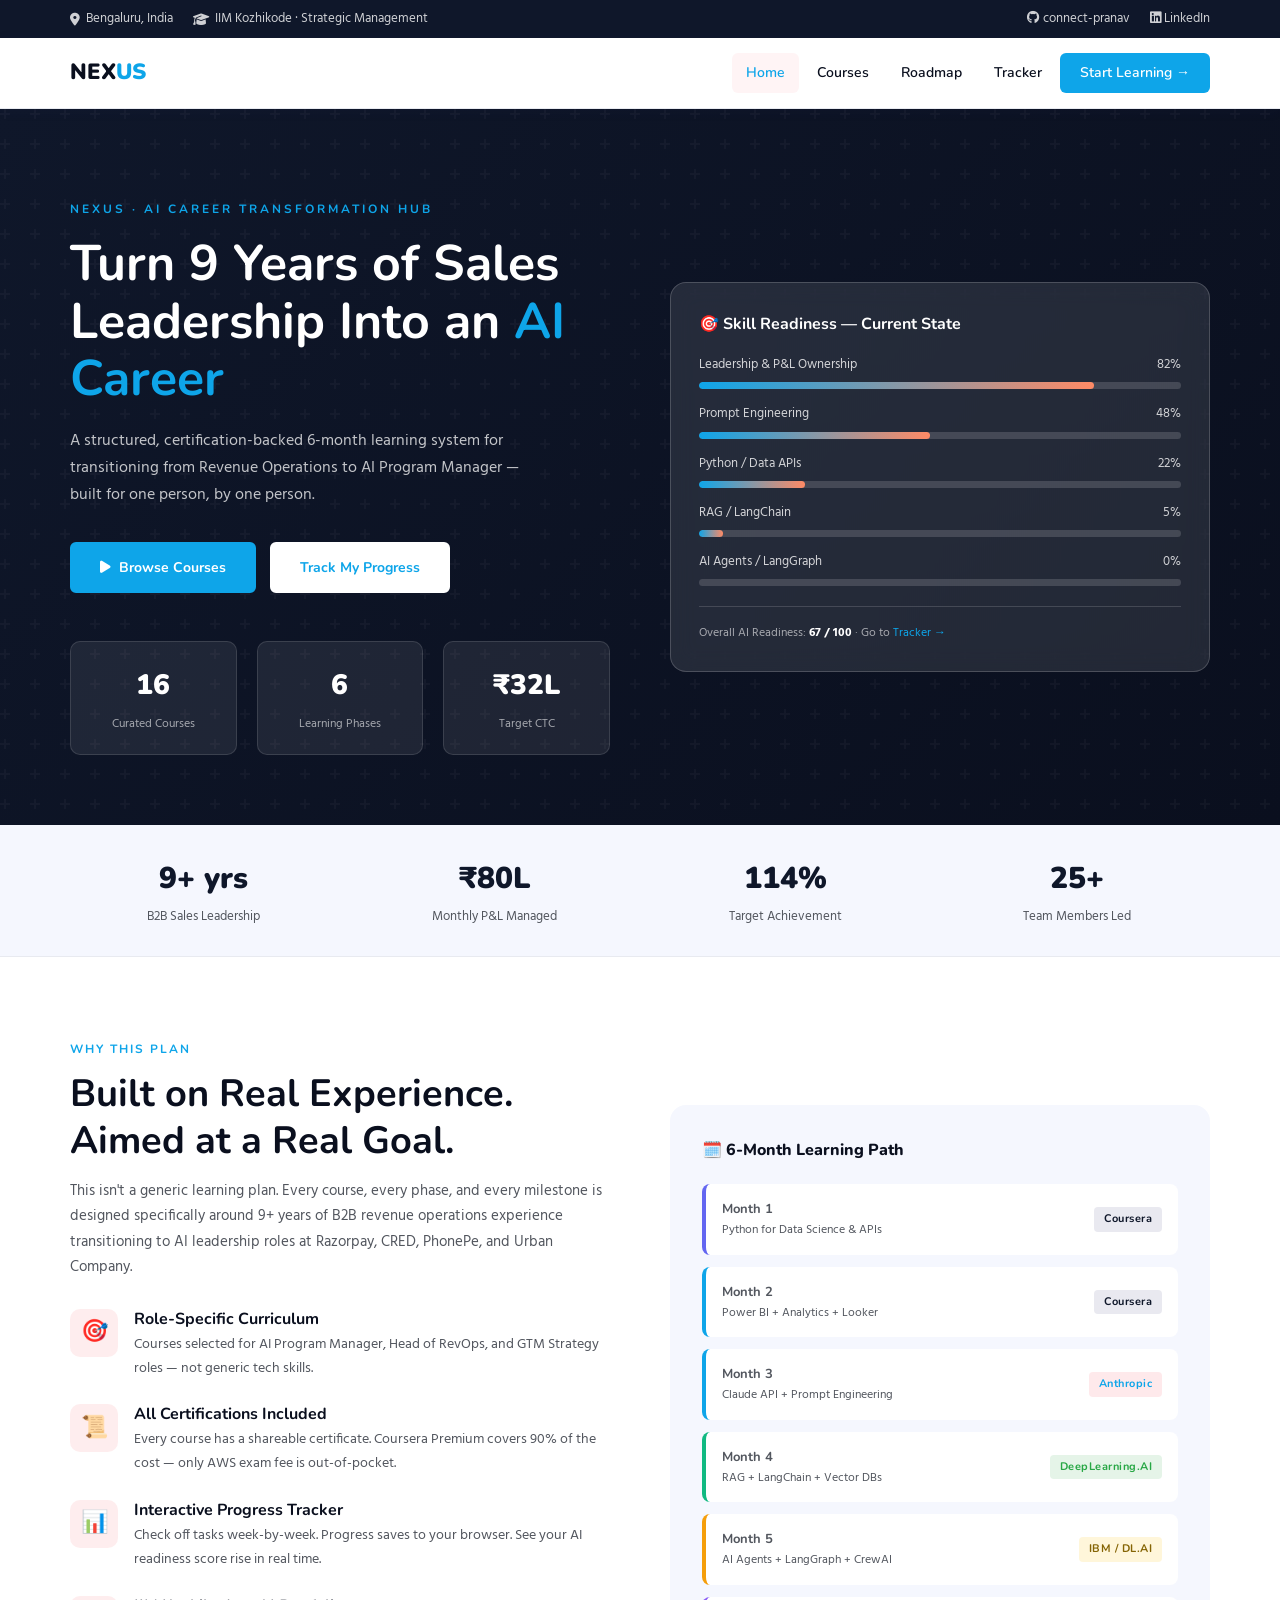
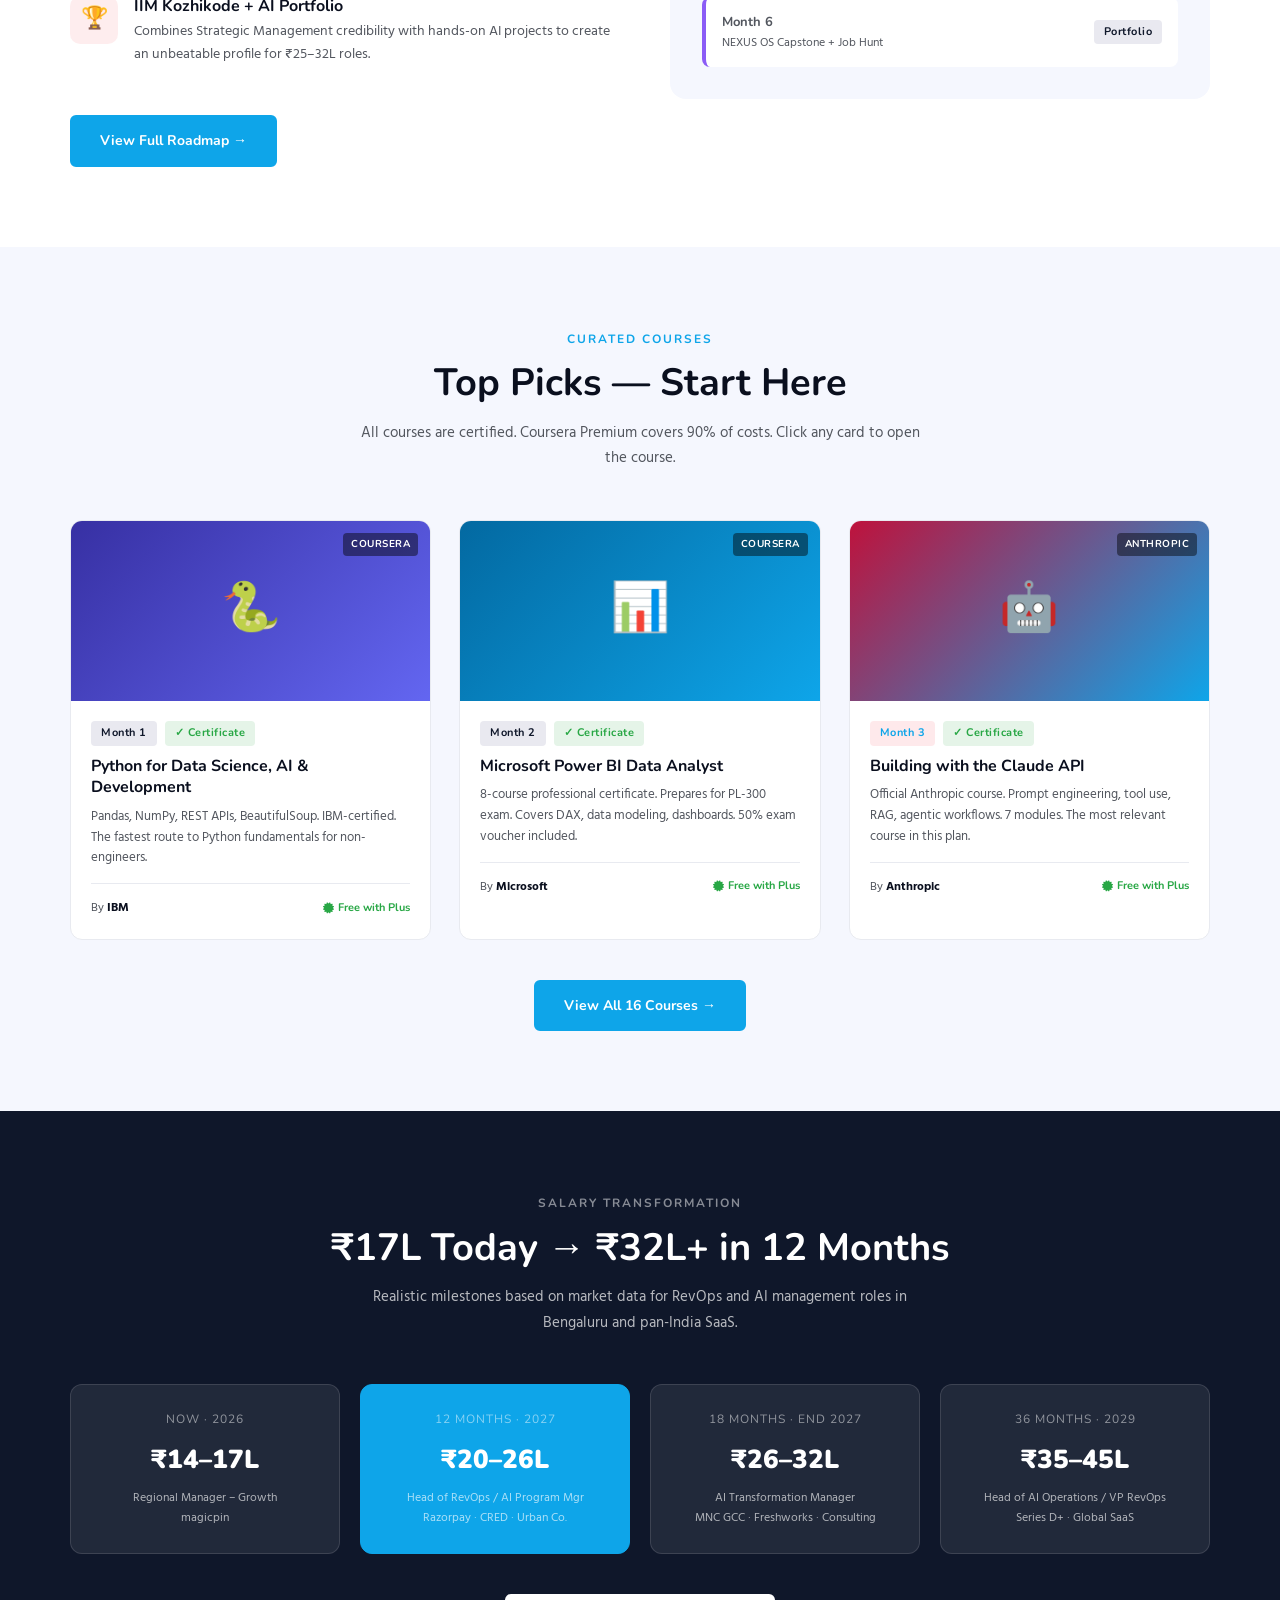
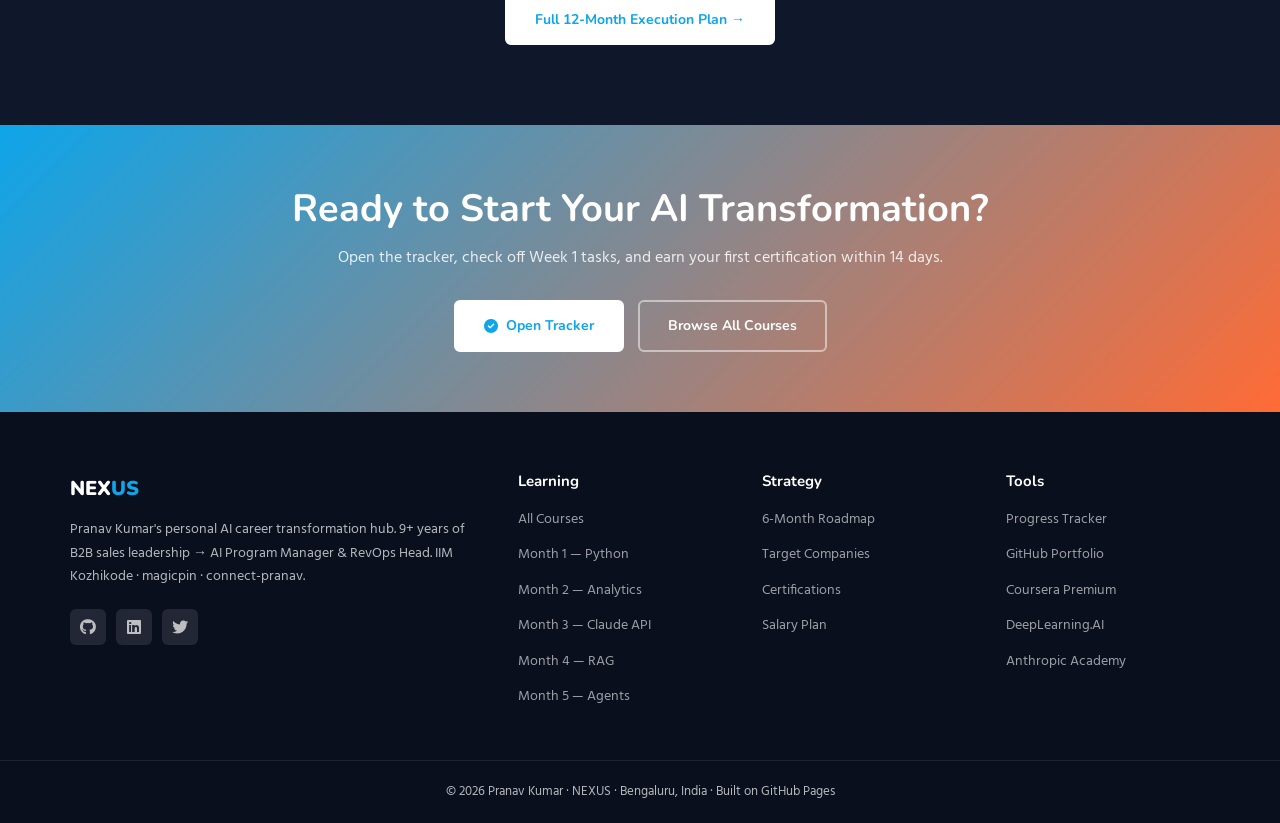
<file: index.html>
<!DOCTYPE html>
<html lang="en">
<head>
<meta charset="UTF-8">
<meta name="viewport" content="width=device-width, initial-scale=1.0">
<title>Pranav AI Academy — AI Career Transformation Hub</title>
<meta name="description" content="Pranav Kumar's personal AI career transformation hub. Study plans, certified courses, roadmap tracker for transitioning to AI Program Manager & RevOps Head.">
<link rel="stylesheet" href="style.css">
<link rel="stylesheet" href="https://cdnjs.cloudflare.com/ajax/libs/font-awesome/6.5.0/css/all.min.css">
</head>
<body>

<!-- TOP BAR -->
<div class="topbar">
  <div class="container">
    <div class="topbar-left">
      <span class="topbar-item"><i class="fa fa-map-marker-alt"></i> Bengaluru, India</span>
      <span class="topbar-item"><i class="fa fa-graduation-cap"></i> IIM Kozhikode · Strategic Management</span>
    </div>
    <div class="topbar-right">
      <a href="https://github.com/connect-pranav" target="_blank"><i class="fab fa-github"></i> connect-pranav</a>
      <a href="https://linkedin.com" target="_blank"><i class="fab fa-linkedin"></i> LinkedIn</a>
    </div>
  </div>
</div>

<!-- NAVBAR -->
<nav class="navbar">
  <div class="container">
    <a href="index.html" class="navbar-brand">NEX<span>US</span></a>
    <button class="navbar-toggle" id="navToggle" aria-label="Toggle menu">
      <span></span><span></span><span></span>
    </button>
    <ul class="navbar-nav" id="navMenu">
      <li><a href="index.html" class="active">Home</a></li>
      <li><a href="courses.html">Courses</a></li>
      <li><a href="roadmap.html">Roadmap</a></li>
      <li><a href="tracker.html">Tracker</a></li>
      <li><a href="tracker.html" class="btn-nav">Start Learning →</a></li>
    </ul>
  </div>
</nav>

<!-- HERO -->
<section class="hero">
  <div class="container">
    <div class="hero-grid">
      <div class="hero-content">
        <div class="hero-eyebrow">NEXUS · AI Career Transformation Hub</div>
        <h1>Turn 9 Years of Sales Leadership Into an <span>AI Career</span></h1>
        <p class="hero-sub">A structured, certification-backed 6-month learning system for transitioning from Revenue Operations to AI Program Manager — built for one person, by one person.</p>
        <div class="hero-cta">
          <a href="courses.html" class="btn btn-primary"><i class="fa fa-play"></i> Browse Courses</a>
          <a href="tracker.html" class="btn btn-white">Track My Progress</a>
        </div>
        <div class="hero-stats">
          <div class="hero-stat">
            <div class="num">16</div>
            <div class="lbl">Curated Courses</div>
          </div>
          <div class="hero-stat">
            <div class="num">6</div>
            <div class="lbl">Learning Phases</div>
          </div>
          <div class="hero-stat">
            <div class="num">₹32L</div>
            <div class="lbl">Target CTC</div>
          </div>
        </div>
      </div>
      <div class="hero-visual">
        <div class="hero-card">
          <div class="hero-card-title">🎯 Skill Readiness — Current State</div>
          <div class="progress-item">
            <div class="progress-item-label"><span>Leadership & P&L Ownership</span><span>82%</span></div>
            <div class="progress-bar"><div class="progress-fill" style="width:82%"></div></div>
          </div>
          <div class="progress-item">
            <div class="progress-item-label"><span>Prompt Engineering</span><span>48%</span></div>
            <div class="progress-bar"><div class="progress-fill" style="width:48%"></div></div>
          </div>
          <div class="progress-item">
            <div class="progress-item-label"><span>Python / Data APIs</span><span>22%</span></div>
            <div class="progress-bar"><div class="progress-fill" style="width:22%"></div></div>
          </div>
          <div class="progress-item">
            <div class="progress-item-label"><span>RAG / LangChain</span><span>5%</span></div>
            <div class="progress-bar"><div class="progress-fill" style="width:5%"></div></div>
          </div>
          <div class="progress-item">
            <div class="progress-item-label"><span>AI Agents / LangGraph</span><span>0%</span></div>
            <div class="progress-bar"><div class="progress-fill" style="width:0%"></div></div>
          </div>
          <div style="margin-top:20px; padding-top:16px; border-top:1px solid rgba(255,255,255,.15); font-size:12px; color:rgba(255,255,255,.6);">
            Overall AI Readiness: <strong style="color:#fff;">67 / 100</strong> · Go to <a href="tracker.html" style="color:var(--primary)">Tracker →</a>
          </div>
        </div>
      </div>
    </div>
  </div>
</section>

<!-- STATS BAR -->
<div class="stats-bar">
  <div class="container">
    <div class="stats-bar-inner">
      <div class="stat-item">
        <div class="num" data-count="9" data-suffix="+ yrs">0</div>
        <div class="lbl">B2B Sales Leadership</div>
      </div>
      <div class="stat-item">
        <div class="num">₹80L</div>
        <div class="lbl">Monthly P&L Managed</div>
      </div>
      <div class="stat-item">
        <div class="num" data-count="114" data-suffix="%">0</div>
        <div class="lbl">Target Achievement</div>
      </div>
      <div class="stat-item">
        <div class="num" data-count="25" data-suffix="+">0</div>
        <div class="lbl">Team Members Led</div>
      </div>
    </div>
  </div>
</div>

<!-- WHY THIS PLAN -->
<section class="section-pad">
  <div class="container">
    <div class="about-grid">
      <div>
        <div class="eyebrow">Why This Plan</div>
        <h2 class="section-heading">Built on Real Experience.<br>Aimed at a Real Goal.</h2>
        <p style="color:var(--text);margin-bottom:28px;">This isn't a generic learning plan. Every course, every phase, and every milestone is designed specifically around 9+ years of B2B revenue operations experience transitioning to AI leadership roles at Razorpay, CRED, PhonePe, and Urban Company.</p>
        <div class="why-item">
          <div class="why-icon">🎯</div>
          <div class="why-body">
            <h4>Role-Specific Curriculum</h4>
            <p>Courses selected for AI Program Manager, Head of RevOps, and GTM Strategy roles — not generic tech skills.</p>
          </div>
        </div>
        <div class="why-item">
          <div class="why-icon">📜</div>
          <div class="why-body">
            <h4>All Certifications Included</h4>
            <p>Every course has a shareable certificate. Coursera Premium covers 90% of the cost — only AWS exam fee is out-of-pocket.</p>
          </div>
        </div>
        <div class="why-item">
          <div class="why-icon">📊</div>
          <div class="why-body">
            <h4>Interactive Progress Tracker</h4>
            <p>Check off tasks week-by-week. Progress saves to your browser. See your AI readiness score rise in real time.</p>
          </div>
        </div>
        <div class="why-item">
          <div class="why-icon">🏆</div>
          <div class="why-body">
            <h4>IIM Kozhikode + AI Portfolio</h4>
            <p>Combines Strategic Management credibility with hands-on AI projects to create an unbeatable profile for ₹25–32L roles.</p>
          </div>
        </div>
        <a href="roadmap.html" class="btn btn-primary mt-24">View Full Roadmap →</a>
      </div>
      <div style="background:var(--light-bg);border-radius:16px;padding:32px;">
        <div style="font-family:var(--head);font-weight:800;font-size:16px;color:var(--dark);margin-bottom:20px;">🗓️ 6-Month Learning Path</div>
        <div style="display:flex;flex-direction:column;gap:12px;">
          <div style="background:#fff;border-radius:8px;padding:14px 16px;border-left:4px solid #6366f1;display:flex;justify-content:space-between;align-items:center;">
            <div><div style="font-family:var(--head);font-weight:700;font-size:13px;">Month 1</div><div style="font-size:12px;color:var(--text);">Python for Data Science & APIs</div></div>
            <span class="badge badge-secondary">Coursera</span>
          </div>
          <div style="background:#fff;border-radius:8px;padding:14px 16px;border-left:4px solid #0ea5e9;display:flex;justify-content:space-between;align-items:center;">
            <div><div style="font-family:var(--head);font-weight:700;font-size:13px;">Month 2</div><div style="font-size:12px;color:var(--text);">Power BI + Analytics + Looker</div></div>
            <span class="badge badge-secondary">Coursera</span>
          </div>
          <div style="background:#fff;border-radius:8px;padding:14px 16px;border-left:4px solid var(--primary);display:flex;justify-content:space-between;align-items:center;">
            <div><div style="font-family:var(--head);font-weight:700;font-size:13px;">Month 3</div><div style="font-size:12px;color:var(--text);">Claude API + Prompt Engineering</div></div>
            <span class="badge badge-primary">Anthropic</span>
          </div>
          <div style="background:#fff;border-radius:8px;padding:14px 16px;border-left:4px solid #10b981;display:flex;justify-content:space-between;align-items:center;">
            <div><div style="font-family:var(--head);font-weight:700;font-size:13px;">Month 4</div><div style="font-size:12px;color:var(--text);">RAG + LangChain + Vector DBs</div></div>
            <span class="badge badge-success">DeepLearning.AI</span>
          </div>
          <div style="background:#fff;border-radius:8px;padding:14px 16px;border-left:4px solid #f59e0b;display:flex;justify-content:space-between;align-items:center;">
            <div><div style="font-family:var(--head);font-weight:700;font-size:13px;">Month 5</div><div style="font-size:12px;color:var(--text);">AI Agents + LangGraph + CrewAI</div></div>
            <span class="badge badge-warning">IBM / DL.AI</span>
          </div>
          <div style="background:#fff;border-radius:8px;padding:14px 16px;border-left:4px solid #8b5cf6;display:flex;justify-content:space-between;align-items:center;">
            <div><div style="font-family:var(--head);font-weight:700;font-size:13px;">Month 6</div><div style="font-size:12px;color:var(--text);">NEXUS OS Capstone + Job Hunt</div></div>
            <span class="badge badge-secondary">Portfolio</span>
          </div>
        </div>
      </div>
    </div>
  </div>
</section>

<!-- FEATURED COURSES -->
<section class="section-pad" style="background:var(--light-bg);">
  <div class="container">
    <div class="text-center">
      <div class="eyebrow">Curated Courses</div>
      <h2 class="section-heading">Top Picks — Start Here</h2>
      <p class="section-sub">All courses are certified. Coursera Premium covers 90% of costs. Click any card to open the course.</p>
    </div>
    <div class="courses-grid">

      <div class="course-card">
        <div class="course-thumb" style="background:linear-gradient(135deg,#3730a3,#6366f1);font-size:48px;">🐍
          <span class="platform-badge">COURSERA</span>
        </div>
        <div class="course-body">
          <div class="course-meta"><span class="badge badge-secondary">Month 1</span><span class="badge badge-success">✓ Certificate</span></div>
          <div class="course-title"><a href="https://www.coursera.org/learn/python-for-applied-data-science-ai" target="_blank">Python for Data Science, AI & Development</a></div>
          <div class="course-desc">Pandas, NumPy, REST APIs, BeautifulSoup. IBM-certified. The fastest route to Python fundamentals for non-engineers.</div>
          <div class="course-footer">
            <span class="course-instructor">By <strong>IBM</strong></span>
            <span class="has-cert"><i class="fa fa-certificate"></i> Free with Plus</span>
          </div>
        </div>
      </div>

      <div class="course-card">
        <div class="course-thumb" style="background:linear-gradient(135deg,#0369a1,#0ea5e9);font-size:48px;">📊
          <span class="platform-badge">COURSERA</span>
        </div>
        <div class="course-body">
          <div class="course-meta"><span class="badge badge-secondary">Month 2</span><span class="badge badge-success">✓ Certificate</span></div>
          <div class="course-title"><a href="https://www.coursera.org/professional-certificates/microsoft-power-bi-data-analyst" target="_blank">Microsoft Power BI Data Analyst</a></div>
          <div class="course-desc">8-course professional certificate. Prepares for PL-300 exam. Covers DAX, data modeling, dashboards. 50% exam voucher included.</div>
          <div class="course-footer">
            <span class="course-instructor">By <strong>Microsoft</strong></span>
            <span class="has-cert"><i class="fa fa-certificate"></i> Free with Plus</span>
          </div>
        </div>
      </div>

      <div class="course-card">
        <div class="course-thumb" style="background:linear-gradient(135deg,#be123c,var(--primary));font-size:48px;">🤖
          <span class="platform-badge">ANTHROPIC</span>
        </div>
        <div class="course-body">
          <div class="course-meta"><span class="badge badge-primary">Month 3</span><span class="badge badge-success">✓ Certificate</span></div>
          <div class="course-title"><a href="https://www.coursera.org/learn/building-with-the-claude-api" target="_blank">Building with the Claude API</a></div>
          <div class="course-desc">Official Anthropic course. Prompt engineering, tool use, RAG, agentic workflows. 7 modules. The most relevant course in this plan.</div>
          <div class="course-footer">
            <span class="course-instructor">By <strong>Anthropic</strong></span>
            <span class="has-cert"><i class="fa fa-certificate"></i> Free with Plus</span>
          </div>
        </div>
      </div>

    </div>
    <div class="text-center mt-40">
      <a href="courses.html" class="btn btn-primary">View All 16 Courses →</a>
    </div>
  </div>
</section>

<!-- SALARY ROADMAP -->
<section class="section-pad salary-section">
  <div class="container">
    <div class="text-center">
      <div class="eyebrow" style="color:rgba(255,255,255,.5);">Salary Transformation</div>
      <h2 class="section-heading">₹17L Today → ₹32L+ in 12 Months</h2>
      <p class="section-sub">Realistic milestones based on market data for RevOps and AI management roles in Bengaluru and pan-India SaaS.</p>
    </div>
    <div class="salary-cards">
      <div class="salary-card">
        <div class="yr">NOW · 2026</div>
        <div class="amt">₹14–17L</div>
        <div class="role">Regional Manager – Growth<br>magicpin</div>
      </div>
      <div class="salary-card highlight">
        <div class="yr">12 MONTHS · 2027</div>
        <div class="amt">₹20–26L</div>
        <div class="role">Head of RevOps / AI Program Mgr<br>Razorpay · CRED · Urban Co.</div>
      </div>
      <div class="salary-card">
        <div class="yr">18 MONTHS · END 2027</div>
        <div class="amt">₹26–32L</div>
        <div class="role">AI Transformation Manager<br>MNC GCC · Freshworks · Consulting</div>
      </div>
      <div class="salary-card">
        <div class="yr">36 MONTHS · 2029</div>
        <div class="amt">₹35–45L</div>
        <div class="role">Head of AI Operations / VP RevOps<br>Series D+ · Global SaaS</div>
      </div>
    </div>
    <div class="text-center mt-40">
      <a href="roadmap.html" class="btn btn-white">Full 12-Month Execution Plan →</a>
    </div>
  </div>
</section>

<!-- CTA -->
<section class="cta-banner">
  <div class="container">
    <h2>Ready to Start Your AI Transformation?</h2>
    <p>Open the tracker, check off Week 1 tasks, and earn your first certification within 14 days.</p>
    <div class="cta-btns">
      <a href="tracker.html" class="btn btn-white"><i class="fa fa-check-circle"></i> Open Tracker</a>
      <a href="courses.html" class="btn btn-outline" style="border-color:rgba(255,255,255,.5);color:#fff;">Browse All Courses</a>
    </div>
  </div>
</section>

<!-- FOOTER -->
<footer class="footer">
  <div class="container">
    <div class="footer-grid">
      <div>
        <div class="footer-brand">NEX<span>US</span></div>
        <p class="footer-desc">Pranav Kumar's personal AI career transformation hub. 9+ years of B2B sales leadership → AI Program Manager & RevOps Head. IIM Kozhikode · magicpin · connect-pranav.</p>
        <div class="footer-social">
          <a href="https://github.com/connect-pranav" target="_blank"><i class="fab fa-github"></i></a>
          <a href="#" target="_blank"><i class="fab fa-linkedin"></i></a>
          <a href="#" target="_blank"><i class="fab fa-twitter"></i></a>
        </div>
      </div>
      <div class="footer-col">
        <h5>Learning</h5>
        <ul>
          <li><a href="courses.html">All Courses</a></li>
          <li><a href="courses.html#phase1">Month 1 — Python</a></li>
          <li><a href="courses.html#phase2">Month 2 — Analytics</a></li>
          <li><a href="courses.html#phase3">Month 3 — Claude API</a></li>
          <li><a href="courses.html#phase4">Month 4 — RAG</a></li>
          <li><a href="courses.html#phase5">Month 5 — Agents</a></li>
        </ul>
      </div>
      <div class="footer-col">
        <h5>Strategy</h5>
        <ul>
          <li><a href="roadmap.html">6-Month Roadmap</a></li>
          <li><a href="roadmap.html#companies">Target Companies</a></li>
          <li><a href="roadmap.html#certs">Certifications</a></li>
          <li><a href="roadmap.html#salary">Salary Plan</a></li>
        </ul>
      </div>
      <div class="footer-col">
        <h5>Tools</h5>
        <ul>
          <li><a href="tracker.html">Progress Tracker</a></li>
          <li><a href="https://github.com/connect-pranav" target="_blank">GitHub Portfolio</a></li>
          <li><a href="https://coursera.org" target="_blank">Coursera Premium</a></li>
          <li><a href="https://deeplearning.ai" target="_blank">DeepLearning.AI</a></li>
          <li><a href="https://anthropic.skilljar.com" target="_blank">Anthropic Academy</a></li>
        </ul>
      </div>
    </div>
  </div>
  <div class="footer-bottom">
    <div class="container">
      <p>© 2026 Pranav Kumar · NEXUS · Bengaluru, India · Built on GitHub Pages</p>
    </div>
  </div>
</footer>

<div id="toast" class="toast"></div>
<script src="main.js"></script>
</body>
</html>
</file>
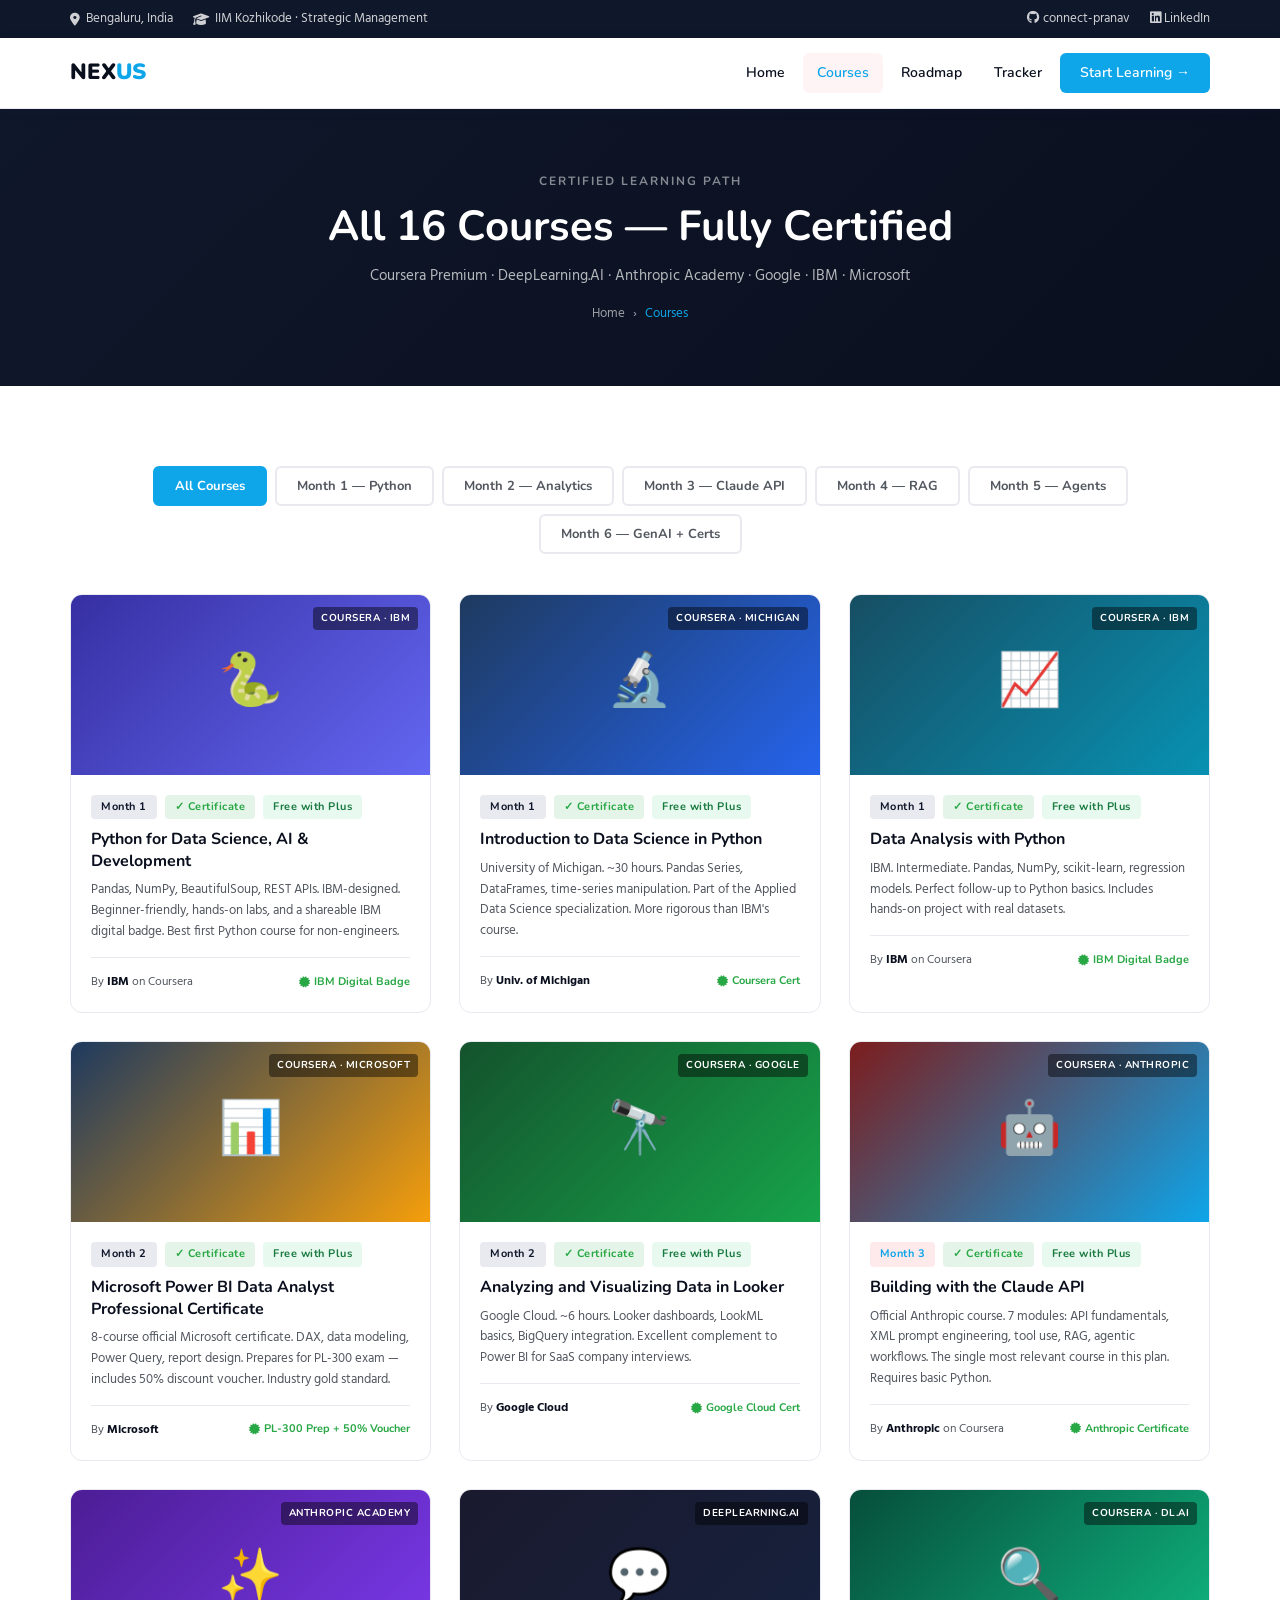
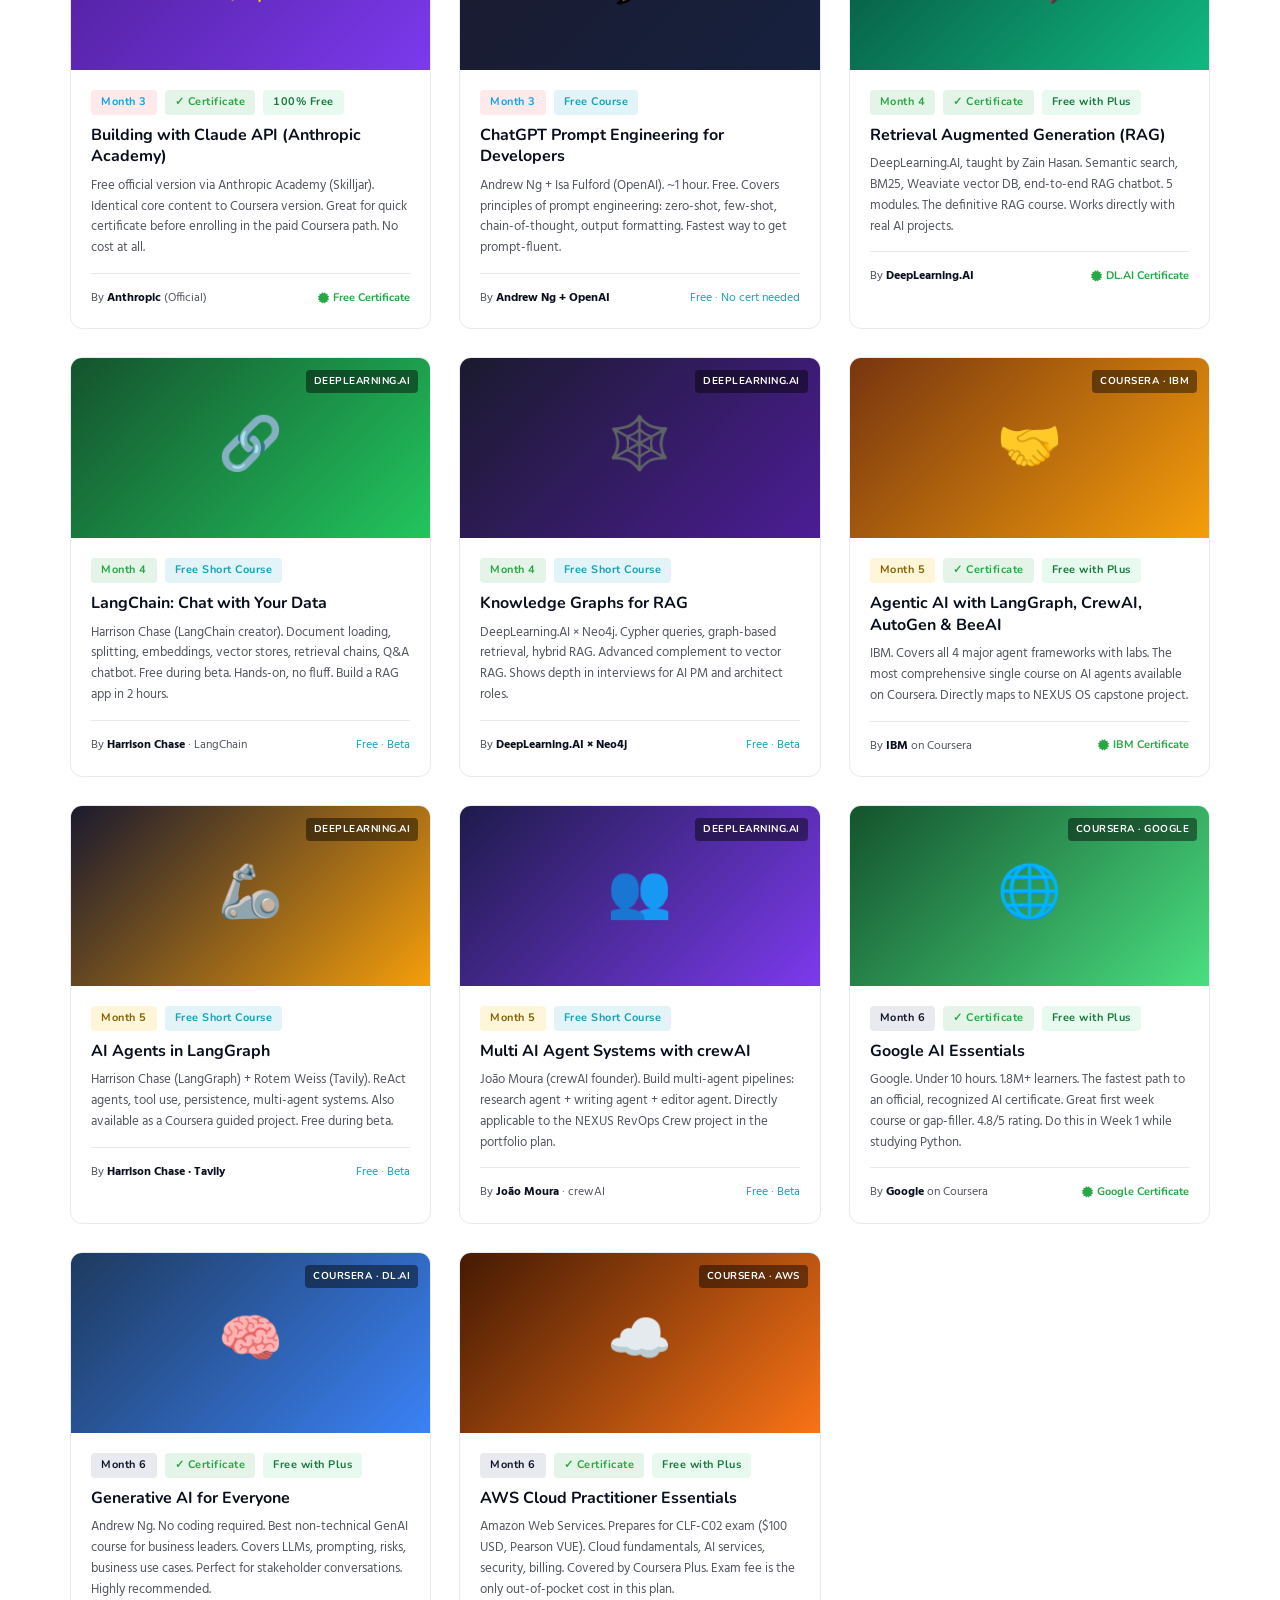
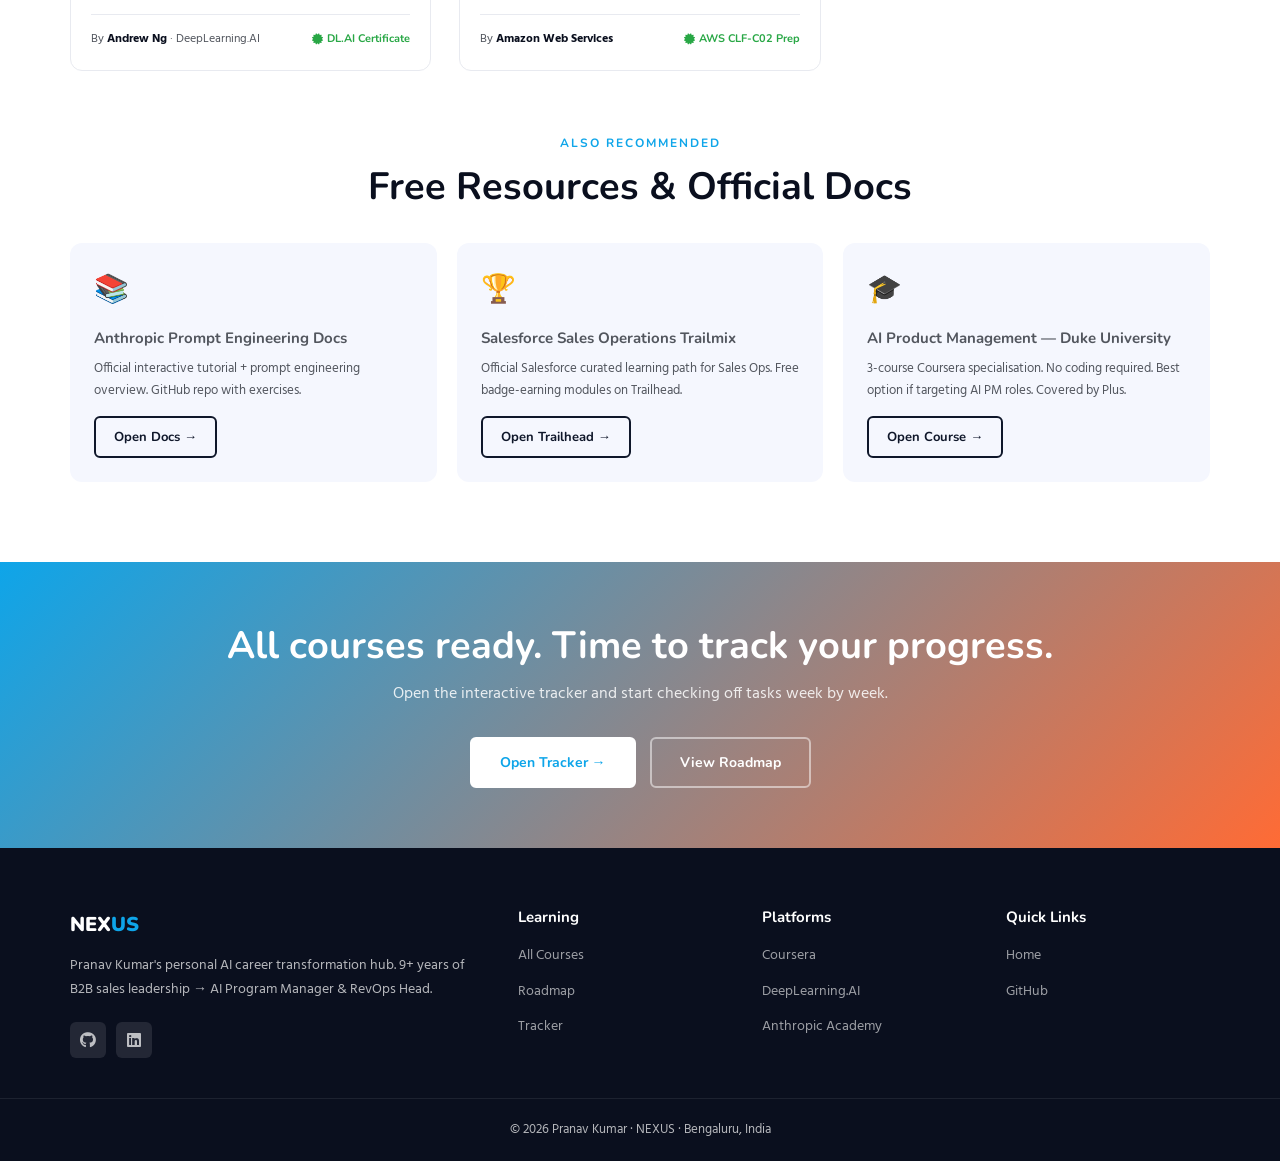
<file: courses.html>
<!DOCTYPE html>
<html lang="en">
<head>
<meta charset="UTF-8">
<meta name="viewport" content="width=device-width, initial-scale=1.0">
<title>Courses — NEXUS · Pranav Kumar</title>
<link rel="stylesheet" href="style.css">
<link rel="stylesheet" href="https://cdnjs.cloudflare.com/ajax/libs/font-awesome/6.5.0/css/all.min.css">
</head>
<body>

<div class="topbar">
  <div class="container">
    <div class="topbar-left">
      <span class="topbar-item"><i class="fa fa-map-marker-alt"></i> Bengaluru, India</span>
      <span class="topbar-item"><i class="fa fa-graduation-cap"></i> IIM Kozhikode · Strategic Management</span>
    </div>
    <div class="topbar-right">
      <a href="https://github.com/connect-pranav" target="_blank"><i class="fab fa-github"></i> connect-pranav</a>
      <a href="https://linkedin.com" target="_blank"><i class="fab fa-linkedin"></i> LinkedIn</a>
    </div>
  </div>
</div>

<nav class="navbar">
  <div class="container">
    <a href="index.html" class="navbar-brand">NEX<span>US</span></a>
    <button class="navbar-toggle" id="navToggle"><span></span><span></span><span></span></button>
    <ul class="navbar-nav" id="navMenu">
      <li><a href="index.html">Home</a></li>
      <li><a href="courses.html" class="active">Courses</a></li>
      <li><a href="roadmap.html">Roadmap</a></li>
      <li><a href="tracker.html">Tracker</a></li>
      <li><a href="tracker.html" class="btn-nav">Start Learning →</a></li>
    </ul>
  </div>
</nav>

<div class="page-hero">
  <div class="container">
    <div class="eyebrow" style="color:rgba(255,255,255,.5);">Certified Learning Path</div>
    <h1>All 16 Courses — Fully Certified</h1>
    <p>Coursera Premium · DeepLearning.AI · Anthropic Academy · Google · IBM · Microsoft</p>
    <div class="breadcrumb"><a href="index.html">Home</a> › <span>Courses</span></div>
  </div>
</div>

<section class="section-pad">
  <div class="container">

    <!-- FILTER TABS -->
    <div class="filter-tabs">
      <button class="filter-tab active" data-filter="all">All Courses</button>
      <button class="filter-tab" data-filter="m1">Month 1 — Python</button>
      <button class="filter-tab" data-filter="m2">Month 2 — Analytics</button>
      <button class="filter-tab" data-filter="m3">Month 3 — Claude API</button>
      <button class="filter-tab" data-filter="m4">Month 4 — RAG</button>
      <button class="filter-tab" data-filter="m5">Month 5 — Agents</button>
      <button class="filter-tab" data-filter="m6">Month 6 — GenAI + Certs</button>
    </div>

    <div class="courses-grid" id="courseGrid">

      <!-- MONTH 1 — PYTHON -->
      <div class="course-card" data-phase="m1">
        <div class="course-thumb" style="background:linear-gradient(135deg,#3730a3,#6366f1);">🐍
          <span class="platform-badge">COURSERA · IBM</span>
        </div>
        <div class="course-body">
          <div class="course-meta">
            <span class="badge badge-secondary">Month 1</span>
            <span class="badge badge-success">✓ Certificate</span>
            <span class="badge badge-free">Free with Plus</span>
          </div>
          <div class="course-title"><a href="https://www.coursera.org/learn/python-for-applied-data-science-ai" target="_blank">Python for Data Science, AI & Development</a></div>
          <div class="course-desc">Pandas, NumPy, BeautifulSoup, REST APIs. IBM-designed. Beginner-friendly, hands-on labs, and a shareable IBM digital badge. Best first Python course for non-engineers.</div>
          <div class="course-footer">
            <span class="course-instructor">By <strong>IBM</strong> on Coursera</span>
            <span class="has-cert"><i class="fa fa-certificate"></i> IBM Digital Badge</span>
          </div>
        </div>
      </div>

      <div class="course-card" data-phase="m1">
        <div class="course-thumb" style="background:linear-gradient(135deg,#1e3a5f,#2563eb);">🔬
          <span class="platform-badge">COURSERA · MICHIGAN</span>
        </div>
        <div class="course-body">
          <div class="course-meta">
            <span class="badge badge-secondary">Month 1</span>
            <span class="badge badge-success">✓ Certificate</span>
            <span class="badge badge-free">Free with Plus</span>
          </div>
          <div class="course-title"><a href="https://www.coursera.org/learn/python-data-analysis" target="_blank">Introduction to Data Science in Python</a></div>
          <div class="course-desc">University of Michigan. ~30 hours. Pandas Series, DataFrames, time-series manipulation. Part of the Applied Data Science specialization. More rigorous than IBM's course.</div>
          <div class="course-footer">
            <span class="course-instructor">By <strong>Univ. of Michigan</strong></span>
            <span class="has-cert"><i class="fa fa-certificate"></i> Coursera Cert</span>
          </div>
        </div>
      </div>

      <div class="course-card" data-phase="m1">
        <div class="course-thumb" style="background:linear-gradient(135deg,#164e63,#0891b2);">📈
          <span class="platform-badge">COURSERA · IBM</span>
        </div>
        <div class="course-body">
          <div class="course-meta">
            <span class="badge badge-secondary">Month 1</span>
            <span class="badge badge-success">✓ Certificate</span>
            <span class="badge badge-free">Free with Plus</span>
          </div>
          <div class="course-title"><a href="https://www.coursera.org/learn/data-analysis-with-python" target="_blank">Data Analysis with Python</a></div>
          <div class="course-desc">IBM. Intermediate. Pandas, NumPy, scikit-learn, regression models. Perfect follow-up to Python basics. Includes hands-on project with real datasets.</div>
          <div class="course-footer">
            <span class="course-instructor">By <strong>IBM</strong> on Coursera</span>
            <span class="has-cert"><i class="fa fa-certificate"></i> IBM Digital Badge</span>
          </div>
        </div>
      </div>

      <!-- MONTH 2 — ANALYTICS -->
      <div class="course-card" data-phase="m2">
        <div class="course-thumb" style="background:linear-gradient(135deg,#1e3a5f,#f59e0b);">📊
          <span class="platform-badge">COURSERA · MICROSOFT</span>
        </div>
        <div class="course-body">
          <div class="course-meta">
            <span class="badge badge-secondary">Month 2</span>
            <span class="badge badge-success">✓ Certificate</span>
            <span class="badge badge-free">Free with Plus</span>
          </div>
          <div class="course-title"><a href="https://www.coursera.org/professional-certificates/microsoft-power-bi-data-analyst" target="_blank">Microsoft Power BI Data Analyst Professional Certificate</a></div>
          <div class="course-desc">8-course official Microsoft certificate. DAX, data modeling, Power Query, report design. Prepares for PL-300 exam — includes 50% discount voucher. Industry gold standard.</div>
          <div class="course-footer">
            <span class="course-instructor">By <strong>Microsoft</strong></span>
            <span class="has-cert"><i class="fa fa-certificate"></i> PL-300 Prep + 50% Voucher</span>
          </div>
        </div>
      </div>

      <div class="course-card" data-phase="m2">
        <div class="course-thumb" style="background:linear-gradient(135deg,#14532d,#16a34a);">🔭
          <span class="platform-badge">COURSERA · GOOGLE</span>
        </div>
        <div class="course-body">
          <div class="course-meta">
            <span class="badge badge-secondary">Month 2</span>
            <span class="badge badge-success">✓ Certificate</span>
            <span class="badge badge-free">Free with Plus</span>
          </div>
          <div class="course-title"><a href="https://www.coursera.org/learn/analyzing-and-visualizing-data-in-looker" target="_blank">Analyzing and Visualizing Data in Looker</a></div>
          <div class="course-desc">Google Cloud. ~6 hours. Looker dashboards, LookML basics, BigQuery integration. Excellent complement to Power BI for SaaS company interviews.</div>
          <div class="course-footer">
            <span class="course-instructor">By <strong>Google Cloud</strong></span>
            <span class="has-cert"><i class="fa fa-certificate"></i> Google Cloud Cert</span>
          </div>
        </div>
      </div>

      <!-- MONTH 3 — CLAUDE API -->
      <div class="course-card" data-phase="m3">
        <div class="course-thumb" style="background:linear-gradient(135deg,#7c1d1d,var(--primary));">🤖
          <span class="platform-badge">COURSERA · ANTHROPIC</span>
        </div>
        <div class="course-body">
          <div class="course-meta">
            <span class="badge badge-primary">Month 3</span>
            <span class="badge badge-success">✓ Certificate</span>
            <span class="badge badge-free">Free with Plus</span>
          </div>
          <div class="course-title"><a href="https://www.coursera.org/learn/building-with-the-claude-api" target="_blank">Building with the Claude API</a></div>
          <div class="course-desc">Official Anthropic course. 7 modules: API fundamentals, XML prompt engineering, tool use, RAG, agentic workflows. The single most relevant course in this plan. Requires basic Python.</div>
          <div class="course-footer">
            <span class="course-instructor">By <strong>Anthropic</strong> on Coursera</span>
            <span class="has-cert"><i class="fa fa-certificate"></i> Anthropic Certificate</span>
          </div>
        </div>
      </div>

      <div class="course-card" data-phase="m3">
        <div class="course-thumb" style="background:linear-gradient(135deg,#4c1d95,#7c3aed);">✨
          <span class="platform-badge">ANTHROPIC ACADEMY</span>
        </div>
        <div class="course-body">
          <div class="course-meta">
            <span class="badge badge-primary">Month 3</span>
            <span class="badge badge-success">✓ Certificate</span>
            <span class="badge badge-free">100% Free</span>
          </div>
          <div class="course-title"><a href="https://anthropic.skilljar.com/claude-with-the-anthropic-api" target="_blank">Building with Claude API (Anthropic Academy)</a></div>
          <div class="course-desc">Free official version via Anthropic Academy (Skilljar). Identical core content to Coursera version. Great for quick certificate before enrolling in the paid Coursera path. No cost at all.</div>
          <div class="course-footer">
            <span class="course-instructor">By <strong>Anthropic</strong> (Official)</span>
            <span class="has-cert"><i class="fa fa-certificate"></i> Free Certificate</span>
          </div>
        </div>
      </div>

      <div class="course-card" data-phase="m3">
        <div class="course-thumb" style="background:linear-gradient(135deg,#1a1a2e,#16213e);">💬
          <span class="platform-badge">DEEPLEARNING.AI</span>
        </div>
        <div class="course-body">
          <div class="course-meta">
            <span class="badge badge-primary">Month 3</span>
            <span class="badge badge-info">Free Course</span>
          </div>
          <div class="course-title"><a href="https://www.deeplearning.ai/short-courses/chatgpt-prompt-engineering-for-developers/" target="_blank">ChatGPT Prompt Engineering for Developers</a></div>
          <div class="course-desc">Andrew Ng + Isa Fulford (OpenAI). ~1 hour. Free. Covers principles of prompt engineering: zero-shot, few-shot, chain-of-thought, output formatting. Fastest way to get prompt-fluent.</div>
          <div class="course-footer">
            <span class="course-instructor">By <strong>Andrew Ng + OpenAI</strong></span>
            <span style="font-size:12px;color:var(--info);">Free · No cert needed</span>
          </div>
        </div>
      </div>

      <!-- MONTH 4 — RAG -->
      <div class="course-card" data-phase="m4">
        <div class="course-thumb" style="background:linear-gradient(135deg,#064e3b,#10b981);">🔍
          <span class="platform-badge">COURSERA · DL.AI</span>
        </div>
        <div class="course-body">
          <div class="course-meta">
            <span class="badge badge-success">Month 4</span>
            <span class="badge badge-success">✓ Certificate</span>
            <span class="badge badge-free">Free with Plus</span>
          </div>
          <div class="course-title"><a href="https://www.coursera.org/learn/retrieval-augmented-generation-rag" target="_blank">Retrieval Augmented Generation (RAG)</a></div>
          <div class="course-desc">DeepLearning.AI, taught by Zain Hasan. Semantic search, BM25, Weaviate vector DB, end-to-end RAG chatbot. 5 modules. The definitive RAG course. Works directly with real AI projects.</div>
          <div class="course-footer">
            <span class="course-instructor">By <strong>DeepLearning.AI</strong></span>
            <span class="has-cert"><i class="fa fa-certificate"></i> DL.AI Certificate</span>
          </div>
        </div>
      </div>

      <div class="course-card" data-phase="m4">
        <div class="course-thumb" style="background:linear-gradient(135deg,#14532d,#22c55e);">🔗
          <span class="platform-badge">DEEPLEARNING.AI</span>
        </div>
        <div class="course-body">
          <div class="course-meta">
            <span class="badge badge-success">Month 4</span>
            <span class="badge badge-info">Free Short Course</span>
          </div>
          <div class="course-title"><a href="https://www.deeplearning.ai/courses/langchain-chat-with-your-data" target="_blank">LangChain: Chat with Your Data</a></div>
          <div class="course-desc">Harrison Chase (LangChain creator). Document loading, splitting, embeddings, vector stores, retrieval chains, Q&A chatbot. Free during beta. Hands-on, no fluff. Build a RAG app in 2 hours.</div>
          <div class="course-footer">
            <span class="course-instructor">By <strong>Harrison Chase</strong> · LangChain</span>
            <span style="font-size:12px;color:var(--info);">Free · Beta</span>
          </div>
        </div>
      </div>

      <div class="course-card" data-phase="m4">
        <div class="course-thumb" style="background:linear-gradient(135deg,#1a1a2e,#4c1d95);">🕸️
          <span class="platform-badge">DEEPLEARNING.AI</span>
        </div>
        <div class="course-body">
          <div class="course-meta">
            <span class="badge badge-success">Month 4</span>
            <span class="badge badge-info">Free Short Course</span>
          </div>
          <div class="course-title"><a href="https://www.deeplearning.ai/courses/knowledge-graphs-rag" target="_blank">Knowledge Graphs for RAG</a></div>
          <div class="course-desc">DeepLearning.AI × Neo4j. Cypher queries, graph-based retrieval, hybrid RAG. Advanced complement to vector RAG. Shows depth in interviews for AI PM and architect roles.</div>
          <div class="course-footer">
            <span class="course-instructor">By <strong>DeepLearning.AI × Neo4j</strong></span>
            <span style="font-size:12px;color:var(--info);">Free · Beta</span>
          </div>
        </div>
      </div>

      <!-- MONTH 5 — AGENTS -->
      <div class="course-card" data-phase="m5">
        <div class="course-thumb" style="background:linear-gradient(135deg,#78350f,#f59e0b);">🤝
          <span class="platform-badge">COURSERA · IBM</span>
        </div>
        <div class="course-body">
          <div class="course-meta">
            <span class="badge badge-warning">Month 5</span>
            <span class="badge badge-success">✓ Certificate</span>
            <span class="badge badge-free">Free with Plus</span>
          </div>
          <div class="course-title"><a href="https://www.coursera.org/learn/agentic-ai-with-langgraph-crewai-autogen-and-beeai" target="_blank">Agentic AI with LangGraph, CrewAI, AutoGen & BeeAI</a></div>
          <div class="course-desc">IBM. Covers all 4 major agent frameworks with labs. The most comprehensive single course on AI agents available on Coursera. Directly maps to NEXUS OS capstone project.</div>
          <div class="course-footer">
            <span class="course-instructor">By <strong>IBM</strong> on Coursera</span>
            <span class="has-cert"><i class="fa fa-certificate"></i> IBM Certificate</span>
          </div>
        </div>
      </div>

      <div class="course-card" data-phase="m5">
        <div class="course-thumb" style="background:linear-gradient(135deg,#1a1a2e,#f59e0b);">🦾
          <span class="platform-badge">DEEPLEARNING.AI</span>
        </div>
        <div class="course-body">
          <div class="course-meta">
            <span class="badge badge-warning">Month 5</span>
            <span class="badge badge-info">Free Short Course</span>
          </div>
          <div class="course-title"><a href="https://www.deeplearning.ai/courses/ai-agents-in-langgraph" target="_blank">AI Agents in LangGraph</a></div>
          <div class="course-desc">Harrison Chase (LangGraph) + Rotem Weiss (Tavily). ReAct agents, tool use, persistence, multi-agent systems. Also available as a Coursera guided project. Free during beta.</div>
          <div class="course-footer">
            <span class="course-instructor">By <strong>Harrison Chase · Tavily</strong></span>
            <span style="font-size:12px;color:var(--info);">Free · Beta</span>
          </div>
        </div>
      </div>

      <div class="course-card" data-phase="m5">
        <div class="course-thumb" style="background:linear-gradient(135deg,#1e1b4b,#7c3aed);">👥
          <span class="platform-badge">DEEPLEARNING.AI</span>
        </div>
        <div class="course-body">
          <div class="course-meta">
            <span class="badge badge-warning">Month 5</span>
            <span class="badge badge-info">Free Short Course</span>
          </div>
          <div class="course-title"><a href="https://www.deeplearning.ai/courses/multi-ai-agent-systems-with-crewai" target="_blank">Multi AI Agent Systems with crewAI</a></div>
          <div class="course-desc">João Moura (crewAI founder). Build multi-agent pipelines: research agent + writing agent + editor agent. Directly applicable to the NEXUS RevOps Crew project in the portfolio plan.</div>
          <div class="course-footer">
            <span class="course-instructor">By <strong>João Moura</strong> · crewAI</span>
            <span style="font-size:12px;color:var(--info);">Free · Beta</span>
          </div>
        </div>
      </div>

      <!-- MONTH 6 — GENAI FUNDAMENTALS + SUPPLEMENTARY CERTS -->
      <div class="course-card" data-phase="m6">
        <div class="course-thumb" style="background:linear-gradient(135deg,#14532d,#4ade80);">🌐
          <span class="platform-badge">COURSERA · GOOGLE</span>
        </div>
        <div class="course-body">
          <div class="course-meta">
            <span class="badge badge-secondary">Month 6</span>
            <span class="badge badge-success">✓ Certificate</span>
            <span class="badge badge-free">Free with Plus</span>
          </div>
          <div class="course-title"><a href="https://www.coursera.org/specializations/ai-essentials-google" target="_blank">Google AI Essentials</a></div>
          <div class="course-desc">Google. Under 10 hours. 1.8M+ learners. The fastest path to an official, recognized AI certificate. Great first week course or gap-filler. 4.8/5 rating. Do this in Week 1 while studying Python.</div>
          <div class="course-footer">
            <span class="course-instructor">By <strong>Google</strong> on Coursera</span>
            <span class="has-cert"><i class="fa fa-certificate"></i> Google Certificate</span>
          </div>
        </div>
      </div>

      <div class="course-card" data-phase="m6">
        <div class="course-thumb" style="background:linear-gradient(135deg,#1e3a5f,#3b82f6);">🧠
          <span class="platform-badge">COURSERA · DL.AI</span>
        </div>
        <div class="course-body">
          <div class="course-meta">
            <span class="badge badge-secondary">Month 6</span>
            <span class="badge badge-success">✓ Certificate</span>
            <span class="badge badge-free">Free with Plus</span>
          </div>
          <div class="course-title"><a href="https://www.coursera.org/learn/generative-ai-for-everyone" target="_blank">Generative AI for Everyone</a></div>
          <div class="course-desc">Andrew Ng. No coding required. Best non-technical GenAI course for business leaders. Covers LLMs, prompting, risks, business use cases. Perfect for stakeholder conversations. Highly recommended.</div>
          <div class="course-footer">
            <span class="course-instructor">By <strong>Andrew Ng</strong> · DeepLearning.AI</span>
            <span class="has-cert"><i class="fa fa-certificate"></i> DL.AI Certificate</span>
          </div>
        </div>
      </div>

      <div class="course-card" data-phase="m6">
        <div class="course-thumb" style="background:linear-gradient(135deg,#451a03,#f97316);">☁️
          <span class="platform-badge">COURSERA · AWS</span>
        </div>
        <div class="course-body">
          <div class="course-meta">
            <span class="badge badge-secondary">Month 6</span>
            <span class="badge badge-success">✓ Certificate</span>
            <span class="badge badge-free">Free with Plus</span>
          </div>
          <div class="course-title"><a href="https://www.coursera.org/learn/aws-cloud-practitioner-essentials" target="_blank">AWS Cloud Practitioner Essentials</a></div>
          <div class="course-desc">Amazon Web Services. Prepares for CLF-C02 exam ($100 USD, Pearson VUE). Cloud fundamentals, AI services, security, billing. Covered by Coursera Plus. Exam fee is the only out-of-pocket cost in this plan.</div>
          <div class="course-footer">
            <span class="course-instructor">By <strong>Amazon Web Services</strong></span>
            <span class="has-cert"><i class="fa fa-certificate"></i> AWS CLF-C02 Prep</span>
          </div>
        </div>
      </div>

    </div><!-- /courses-grid -->

    <!-- SUPPLEMENTARY RESOURCES -->
    <div style="margin-top:60px;">
      <div class="text-center">
        <div class="eyebrow">Also Recommended</div>
        <h2 class="section-heading">Free Resources & Official Docs</h2>
      </div>
      <div style="display:grid;grid-template-columns:repeat(3,1fr);gap:20px;margin-top:32px;">
        <div style="background:var(--light-bg);border-radius:12px;padding:24px;">
          <div style="font-size:28px;margin-bottom:12px;">📚</div>
          <div style="font-family:var(--head);font-weight:700;margin-bottom:6px;">Anthropic Prompt Engineering Docs</div>
          <div style="font-size:13px;color:var(--text);margin-bottom:14px;">Official interactive tutorial + prompt engineering overview. GitHub repo with exercises.</div>
          <a href="https://platform.claude.com/docs/en/build-with-claude/prompt-engineering/overview" target="_blank" class="btn btn-outline btn-sm">Open Docs →</a>
        </div>
        <div style="background:var(--light-bg);border-radius:12px;padding:24px;">
          <div style="font-size:28px;margin-bottom:12px;">🏆</div>
          <div style="font-family:var(--head);font-weight:700;margin-bottom:6px;">Salesforce Sales Operations Trailmix</div>
          <div style="font-size:13px;color:var(--text);margin-bottom:14px;">Official Salesforce curated learning path for Sales Ops. Free badge-earning modules on Trailhead.</div>
          <a href="https://trailhead.salesforce.com/users/salescloudofficial/trailmixes/sales-operations" target="_blank" class="btn btn-outline btn-sm">Open Trailhead →</a>
        </div>
        <div style="background:var(--light-bg);border-radius:12px;padding:24px;">
          <div style="font-size:28px;margin-bottom:12px;">🎓</div>
          <div style="font-family:var(--head);font-weight:700;margin-bottom:6px;">AI Product Management — Duke University</div>
          <div style="font-size:13px;color:var(--text);margin-bottom:14px;">3-course Coursera specialisation. No coding required. Best option if targeting AI PM roles. Covered by Plus.</div>
          <a href="https://www.coursera.org/specializations/ai-product-management-duke" target="_blank" class="btn btn-outline btn-sm">Open Course →</a>
        </div>
      </div>
    </div>

  </div>
</section>

<section class="cta-banner">
  <div class="container">
    <h2>All courses ready. Time to track your progress.</h2>
    <p>Open the interactive tracker and start checking off tasks week by week.</p>
    <div class="cta-btns">
      <a href="tracker.html" class="btn btn-white">Open Tracker →</a>
      <a href="roadmap.html" class="btn btn-outline" style="border-color:rgba(255,255,255,.5);color:#fff;">View Roadmap</a>
    </div>
  </div>
</section>

<footer class="footer">
  <div class="container">
    <div class="footer-grid">
      <div>
        <div class="footer-brand">NEX<span>US</span></div>
        <p class="footer-desc">Pranav Kumar's personal AI career transformation hub. 9+ years of B2B sales leadership → AI Program Manager & RevOps Head.</p>
        <div class="footer-social">
          <a href="https://github.com/connect-pranav" target="_blank"><i class="fab fa-github"></i></a>
          <a href="#"><i class="fab fa-linkedin"></i></a>
        </div>
      </div>
      <div class="footer-col"><h5>Learning</h5><ul><li><a href="courses.html">All Courses</a></li><li><a href="roadmap.html">Roadmap</a></li><li><a href="tracker.html">Tracker</a></li></ul></div>
      <div class="footer-col"><h5>Platforms</h5><ul><li><a href="https://coursera.org" target="_blank">Coursera</a></li><li><a href="https://deeplearning.ai" target="_blank">DeepLearning.AI</a></li><li><a href="https://anthropic.skilljar.com" target="_blank">Anthropic Academy</a></li></ul></div>
      <div class="footer-col"><h5>Quick Links</h5><ul><li><a href="index.html">Home</a></li><li><a href="https://github.com/connect-pranav" target="_blank">GitHub</a></li></ul></div>
    </div>
  </div>
  <div class="footer-bottom"><div class="container"><p>© 2026 Pranav Kumar · NEXUS · Bengaluru, India</p></div></div>
</footer>

<div id="toast" class="toast"></div>
<script src="main.js"></script>
</body>
</html>
</file>
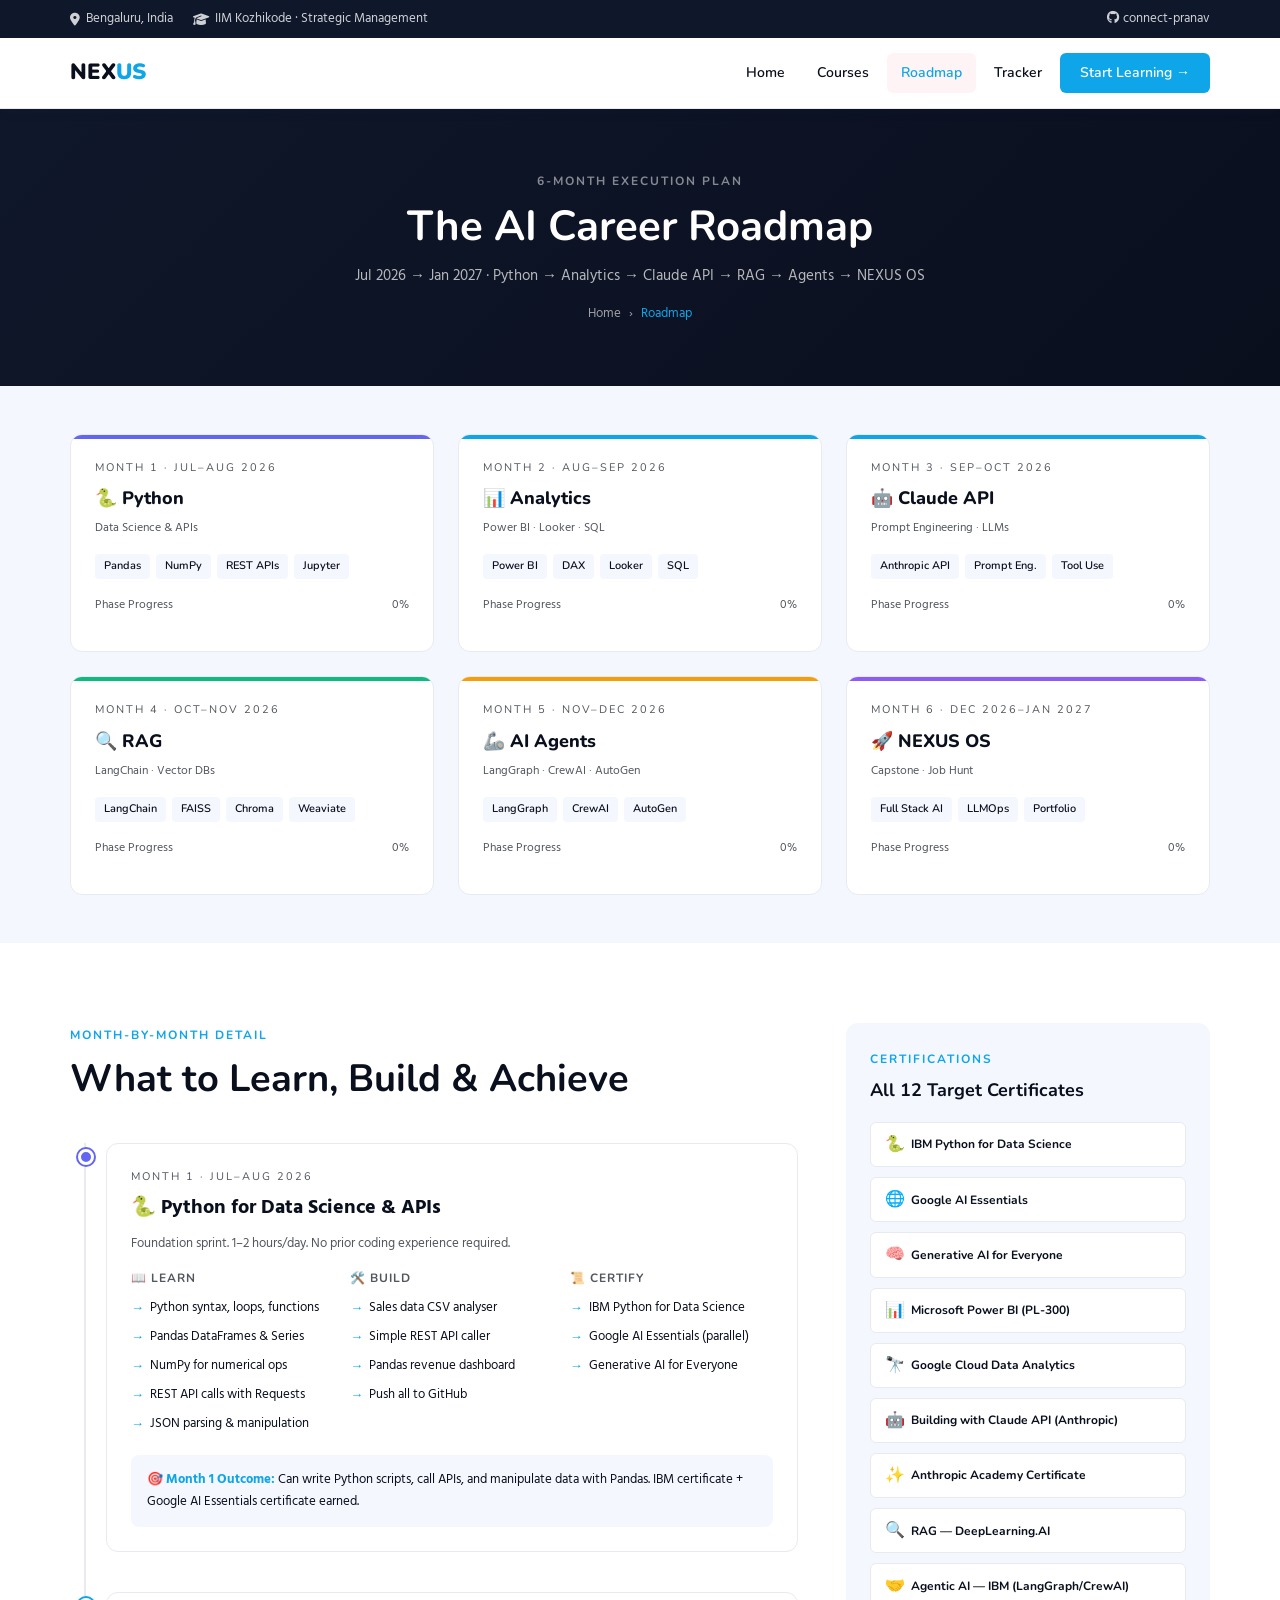
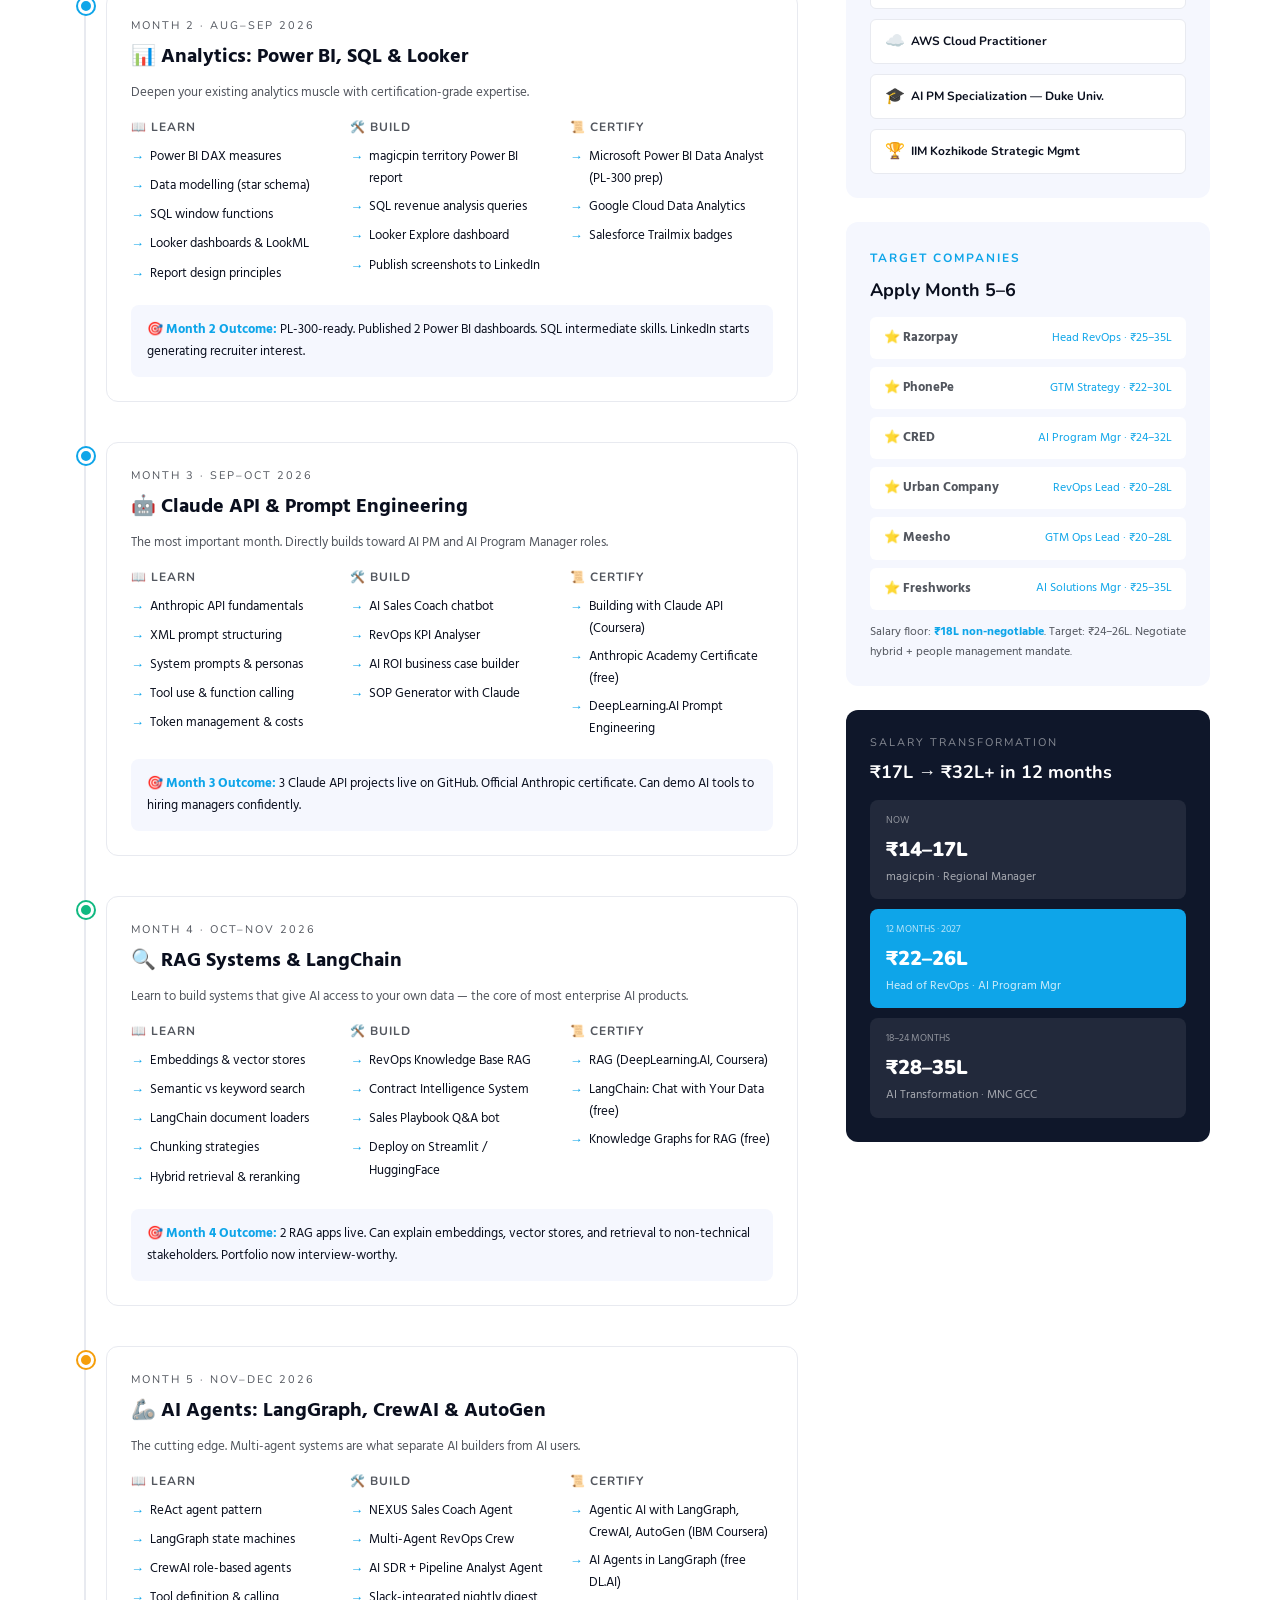
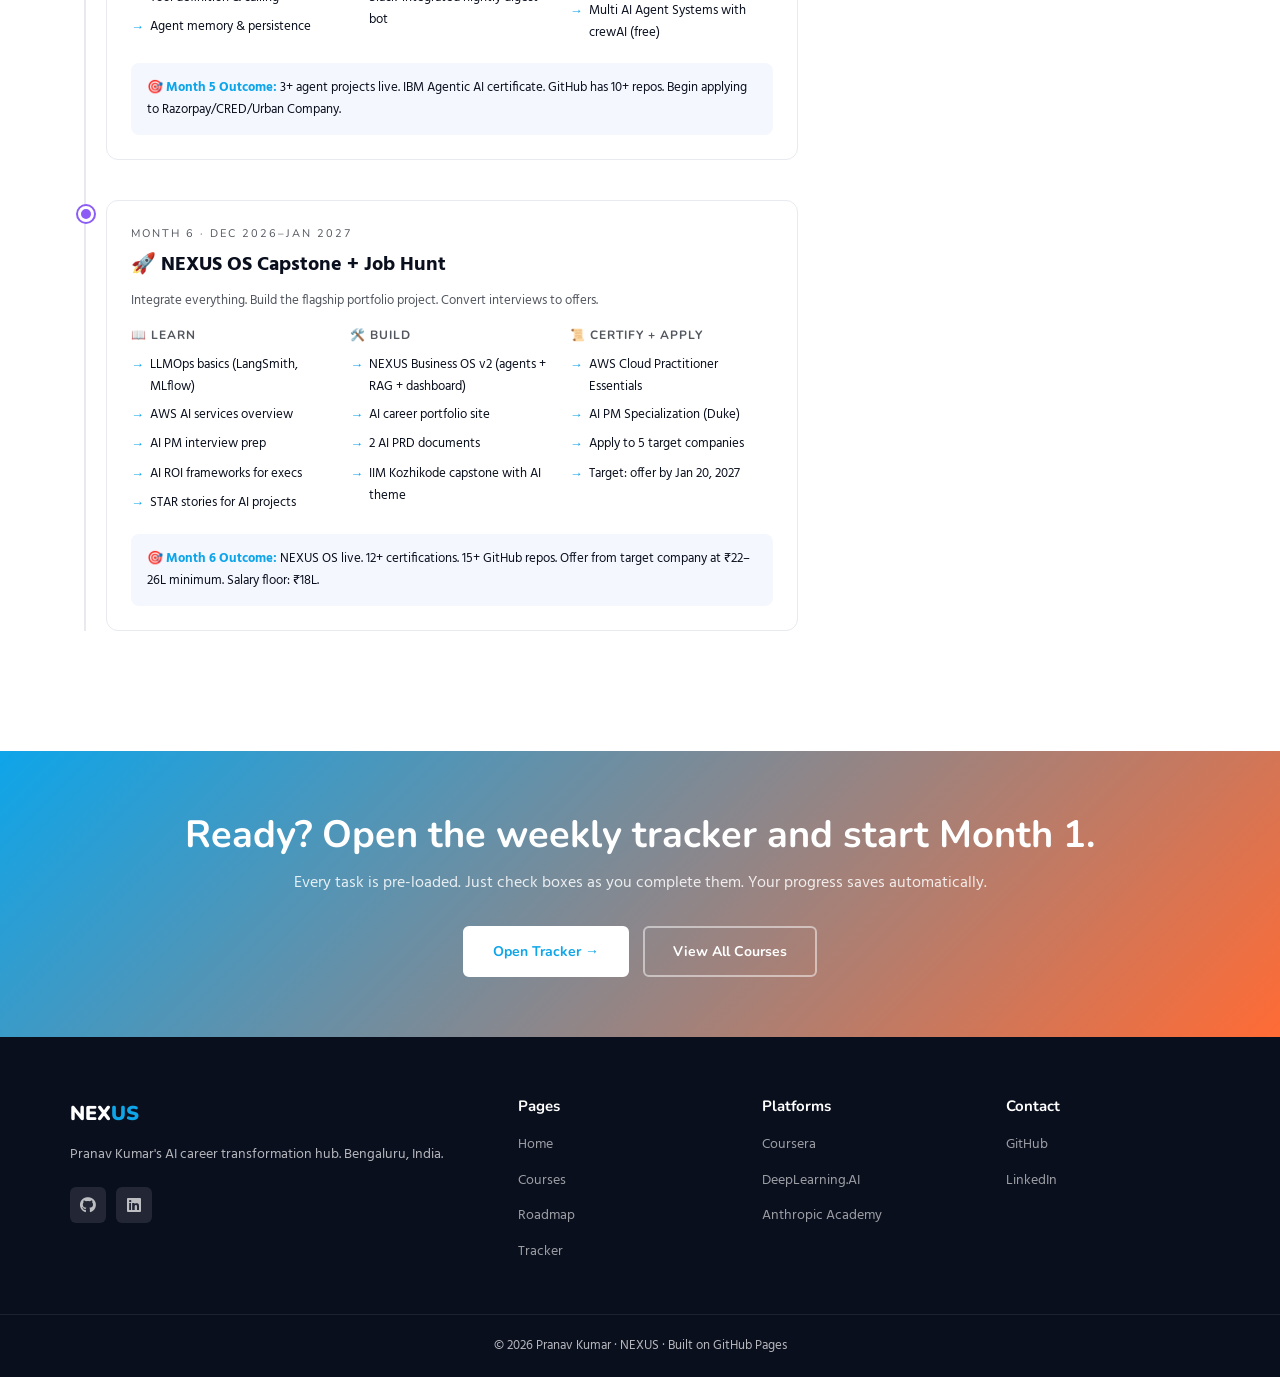
<file: roadmap.html>
<!DOCTYPE html>
<html lang="en">
<head>
<meta charset="UTF-8">
<meta name="viewport" content="width=device-width, initial-scale=1.0">
<title>Roadmap — NEXUS · Pranav Kumar</title>
<link rel="stylesheet" href="style.css">
<link rel="stylesheet" href="https://cdnjs.cloudflare.com/ajax/libs/font-awesome/6.5.0/css/all.min.css">
<style>
.timeline-line { position:relative; padding-left:36px; }
.timeline-line::before { content:''; position:absolute; left:14px; top:0; bottom:0; width:2px; background:var(--border); }
.tl-entry { position:relative; margin-bottom:40px; }
.tl-dot { position:absolute; left:-28px; top:6px; width:16px; height:16px; border-radius:50%; background:var(--primary); border:3px solid #fff; box-shadow:0 0 0 2px var(--primary); }
.tl-dot.m1 { background:#6366f1; box-shadow:0 0 0 2px #6366f1; }
.tl-dot.m2 { background:#0ea5e9; box-shadow:0 0 0 2px #0ea5e9; }
.tl-dot.m3 { background:var(--primary); box-shadow:0 0 0 2px var(--primary); }
.tl-dot.m4 { background:#10b981; box-shadow:0 0 0 2px #10b981; }
.tl-dot.m5 { background:#f59e0b; box-shadow:0 0 0 2px #f59e0b; }
.tl-dot.m6 { background:#8b5cf6; box-shadow:0 0 0 2px #8b5cf6; }
.tl-card { background:#fff; border:1px solid var(--border); border-radius:12px; padding:24px; }
.tl-phase { font-family:var(--head); font-size:11px; letter-spacing:2px; text-transform:uppercase; color:var(--text); margin-bottom:4px; }
.tl-title { font-size:20px; font-weight:800; color:var(--dark); margin-bottom:8px; }
.tl-sub { font-size:13px; color:var(--text); margin-bottom:16px; }
.tl-cols { display:grid; grid-template-columns:1fr 1fr 1fr; gap:16px; margin-top:16px; }
.tl-col h5 { font-family:var(--head); font-size:12px; font-weight:700; text-transform:uppercase; letter-spacing:1px; color:var(--text); margin-bottom:8px; }
.tl-col ul { list-style:none; }
.tl-col ul li { font-size:13px; color:var(--dark); padding:3px 0; display:flex; gap:6px; align-items:flex-start; }
.tl-col ul li::before { content:'→'; color:var(--primary); font-weight:700; margin-top:1px; }
.outcome-box { background:var(--light-bg); border-radius:8px; padding:14px 16px; margin-top:16px; font-size:13px; color:var(--dark); }
.outcome-box strong { color:var(--primary); }
@media(max-width:600px){.tl-cols{grid-template-columns:1fr;}}
.cert-row { display:flex; flex-wrap:wrap; gap:10px; margin-top:12px; }
.cert-pill { display:flex; align-items:center; gap:6px; background:#fff; border:1px solid var(--border); border-radius:6px; padding:8px 14px; font-size:12px; font-family:var(--head); font-weight:700; color:var(--dark); }
.cert-pill .icon { font-size:16px; }
</style>
</head>
<body>

<div class="topbar">
  <div class="container">
    <div class="topbar-left">
      <span class="topbar-item"><i class="fa fa-map-marker-alt"></i> Bengaluru, India</span>
      <span class="topbar-item"><i class="fa fa-graduation-cap"></i> IIM Kozhikode · Strategic Management</span>
    </div>
    <div class="topbar-right">
      <a href="https://github.com/connect-pranav" target="_blank"><i class="fab fa-github"></i> connect-pranav</a>
    </div>
  </div>
</div>

<nav class="navbar">
  <div class="container">
    <a href="index.html" class="navbar-brand">NEX<span>US</span></a>
    <button class="navbar-toggle" id="navToggle"><span></span><span></span><span></span></button>
    <ul class="navbar-nav" id="navMenu">
      <li><a href="index.html">Home</a></li>
      <li><a href="courses.html">Courses</a></li>
      <li><a href="roadmap.html" class="active">Roadmap</a></li>
      <li><a href="tracker.html">Tracker</a></li>
      <li><a href="tracker.html" class="btn-nav">Start Learning →</a></li>
    </ul>
  </div>
</nav>

<div class="page-hero">
  <div class="container">
    <div class="eyebrow" style="color:rgba(255,255,255,.5);">6-Month Execution Plan</div>
    <h1>The AI Career Roadmap</h1>
    <p>Jul 2026 → Jan 2027 · Python → Analytics → Claude API → RAG → Agents → NEXUS OS</p>
    <div class="breadcrumb"><a href="index.html">Home</a> › <span>Roadmap</span></div>
  </div>
</div>

<!-- PHASE OVERVIEW CARDS -->
<section class="section-pad-sm" style="background:var(--light-bg);">
  <div class="container">
    <div class="roadmap-phases">
      <div class="phase-card m1">
        <div class="phase-num">Month 1 · Jul–Aug 2026</div>
        <div class="phase-title">🐍 Python</div>
        <div class="phase-subtitle">Data Science & APIs</div>
        <div class="phase-skills">
          <span class="skill-chip">Pandas</span><span class="skill-chip">NumPy</span><span class="skill-chip">REST APIs</span><span class="skill-chip">Jupyter</span>
        </div>
        <div class="phase-progress">
          <div class="phase-progress-label"><span>Phase Progress</span><span class="phase-pct">0%</span></div>
          <div class="progress-bar"><div class="progress-fill phase-progress-fill" data-phase="m1" style="width:0%;background:#6366f1;"></div></div>
        </div>
      </div>
      <div class="phase-card m2">
        <div class="phase-num">Month 2 · Aug–Sep 2026</div>
        <div class="phase-title">📊 Analytics</div>
        <div class="phase-subtitle">Power BI · Looker · SQL</div>
        <div class="phase-skills">
          <span class="skill-chip">Power BI</span><span class="skill-chip">DAX</span><span class="skill-chip">Looker</span><span class="skill-chip">SQL</span>
        </div>
        <div class="phase-progress">
          <div class="phase-progress-label"><span>Phase Progress</span><span class="phase-pct">0%</span></div>
          <div class="progress-bar"><div class="progress-fill phase-progress-fill" data-phase="m2" style="width:0%;background:#0ea5e9;"></div></div>
        </div>
      </div>
      <div class="phase-card m3">
        <div class="phase-num">Month 3 · Sep–Oct 2026</div>
        <div class="phase-title">🤖 Claude API</div>
        <div class="phase-subtitle">Prompt Engineering · LLMs</div>
        <div class="phase-skills">
          <span class="skill-chip">Anthropic API</span><span class="skill-chip">Prompt Eng.</span><span class="skill-chip">Tool Use</span>
        </div>
        <div class="phase-progress">
          <div class="phase-progress-label"><span>Phase Progress</span><span class="phase-pct">0%</span></div>
          <div class="progress-bar"><div class="progress-fill phase-progress-fill" data-phase="m3" style="width:0%;"></div></div>
        </div>
      </div>
      <div class="phase-card m4">
        <div class="phase-num">Month 4 · Oct–Nov 2026</div>
        <div class="phase-title">🔍 RAG</div>
        <div class="phase-subtitle">LangChain · Vector DBs</div>
        <div class="phase-skills">
          <span class="skill-chip">LangChain</span><span class="skill-chip">FAISS</span><span class="skill-chip">Chroma</span><span class="skill-chip">Weaviate</span>
        </div>
        <div class="phase-progress">
          <div class="phase-progress-label"><span>Phase Progress</span><span class="phase-pct">0%</span></div>
          <div class="progress-bar"><div class="progress-fill phase-progress-fill" data-phase="m4" style="width:0%;background:#10b981;"></div></div>
        </div>
      </div>
      <div class="phase-card m5">
        <div class="phase-num">Month 5 · Nov–Dec 2026</div>
        <div class="phase-title">🦾 AI Agents</div>
        <div class="phase-subtitle">LangGraph · CrewAI · AutoGen</div>
        <div class="phase-skills">
          <span class="skill-chip">LangGraph</span><span class="skill-chip">CrewAI</span><span class="skill-chip">AutoGen</span>
        </div>
        <div class="phase-progress">
          <div class="phase-progress-label"><span>Phase Progress</span><span class="phase-pct">0%</span></div>
          <div class="progress-bar"><div class="progress-fill phase-progress-fill" data-phase="m5" style="width:0%;background:#f59e0b;"></div></div>
        </div>
      </div>
      <div class="phase-card m6">
        <div class="phase-num">Month 6 · Dec 2026–Jan 2027</div>
        <div class="phase-title">🚀 NEXUS OS</div>
        <div class="phase-subtitle">Capstone · Job Hunt</div>
        <div class="phase-skills">
          <span class="skill-chip">Full Stack AI</span><span class="skill-chip">LLMOps</span><span class="skill-chip">Portfolio</span>
        </div>
        <div class="phase-progress">
          <div class="phase-progress-label"><span>Phase Progress</span><span class="phase-pct">0%</span></div>
          <div class="progress-bar"><div class="progress-fill phase-progress-fill" data-phase="m6" style="width:0%;background:#8b5cf6;"></div></div>
        </div>
      </div>
    </div>
  </div>
</section>

<!-- DETAILED TIMELINE -->
<section class="section-pad">
  <div class="container">
    <div style="display:grid;grid-template-columns:2fr 1fr;gap:48px;align-items:flex-start;">

      <div>
        <div class="eyebrow">Month-by-Month Detail</div>
        <h2 class="section-heading" style="margin-bottom:40px;">What to Learn, Build & Achieve</h2>

        <div class="timeline-line">

          <!-- MONTH 1 -->
          <div class="tl-entry">
            <div class="tl-dot m1"></div>
            <div class="tl-card">
              <div class="tl-phase">Month 1 · Jul–Aug 2026</div>
              <div class="tl-title">🐍 Python for Data Science & APIs</div>
              <div class="tl-sub">Foundation sprint. 1–2 hours/day. No prior coding experience required.</div>
              <div class="tl-cols">
                <div class="tl-col">
                  <h5>📖 Learn</h5>
                  <ul>
                    <li>Python syntax, loops, functions</li>
                    <li>Pandas DataFrames & Series</li>
                    <li>NumPy for numerical ops</li>
                    <li>REST API calls with Requests</li>
                    <li>JSON parsing & manipulation</li>
                  </ul>
                </div>
                <div class="tl-col">
                  <h5>🛠️ Build</h5>
                  <ul>
                    <li>Sales data CSV analyser</li>
                    <li>Simple REST API caller</li>
                    <li>Pandas revenue dashboard</li>
                    <li>Push all to GitHub</li>
                  </ul>
                </div>
                <div class="tl-col">
                  <h5>📜 Certify</h5>
                  <ul>
                    <li>IBM Python for Data Science</li>
                    <li>Google AI Essentials (parallel)</li>
                    <li>Generative AI for Everyone</li>
                  </ul>
                </div>
              </div>
              <div class="outcome-box">🎯 <strong>Month 1 Outcome:</strong> Can write Python scripts, call APIs, and manipulate data with Pandas. IBM certificate + Google AI Essentials certificate earned.</div>
            </div>
          </div>

          <!-- MONTH 2 -->
          <div class="tl-entry">
            <div class="tl-dot m2"></div>
            <div class="tl-card">
              <div class="tl-phase">Month 2 · Aug–Sep 2026</div>
              <div class="tl-title">📊 Analytics: Power BI, SQL & Looker</div>
              <div class="tl-sub">Deepen your existing analytics muscle with certification-grade expertise.</div>
              <div class="tl-cols">
                <div class="tl-col">
                  <h5>📖 Learn</h5>
                  <ul>
                    <li>Power BI DAX measures</li>
                    <li>Data modelling (star schema)</li>
                    <li>SQL window functions</li>
                    <li>Looker dashboards & LookML</li>
                    <li>Report design principles</li>
                  </ul>
                </div>
                <div class="tl-col">
                  <h5>🛠️ Build</h5>
                  <ul>
                    <li>magicpin territory Power BI report</li>
                    <li>SQL revenue analysis queries</li>
                    <li>Looker Explore dashboard</li>
                    <li>Publish screenshots to LinkedIn</li>
                  </ul>
                </div>
                <div class="tl-col">
                  <h5>📜 Certify</h5>
                  <ul>
                    <li>Microsoft Power BI Data Analyst (PL-300 prep)</li>
                    <li>Google Cloud Data Analytics</li>
                    <li>Salesforce Trailmix badges</li>
                  </ul>
                </div>
              </div>
              <div class="outcome-box">🎯 <strong>Month 2 Outcome:</strong> PL-300-ready. Published 2 Power BI dashboards. SQL intermediate skills. LinkedIn starts generating recruiter interest.</div>
            </div>
          </div>

          <!-- MONTH 3 -->
          <div class="tl-entry">
            <div class="tl-dot m3"></div>
            <div class="tl-card">
              <div class="tl-phase">Month 3 · Sep–Oct 2026</div>
              <div class="tl-title">🤖 Claude API & Prompt Engineering</div>
              <div class="tl-sub">The most important month. Directly builds toward AI PM and AI Program Manager roles.</div>
              <div class="tl-cols">
                <div class="tl-col">
                  <h5>📖 Learn</h5>
                  <ul>
                    <li>Anthropic API fundamentals</li>
                    <li>XML prompt structuring</li>
                    <li>System prompts & personas</li>
                    <li>Tool use & function calling</li>
                    <li>Token management & costs</li>
                  </ul>
                </div>
                <div class="tl-col">
                  <h5>🛠️ Build</h5>
                  <ul>
                    <li>AI Sales Coach chatbot</li>
                    <li>RevOps KPI Analyser</li>
                    <li>AI ROI business case builder</li>
                    <li>SOP Generator with Claude</li>
                  </ul>
                </div>
                <div class="tl-col">
                  <h5>📜 Certify</h5>
                  <ul>
                    <li>Building with Claude API (Coursera)</li>
                    <li>Anthropic Academy Certificate (free)</li>
                    <li>DeepLearning.AI Prompt Engineering</li>
                  </ul>
                </div>
              </div>
              <div class="outcome-box">🎯 <strong>Month 3 Outcome:</strong> 3 Claude API projects live on GitHub. Official Anthropic certificate. Can demo AI tools to hiring managers confidently.</div>
            </div>
          </div>

          <!-- MONTH 4 -->
          <div class="tl-entry">
            <div class="tl-dot m4"></div>
            <div class="tl-card">
              <div class="tl-phase">Month 4 · Oct–Nov 2026</div>
              <div class="tl-title">🔍 RAG Systems & LangChain</div>
              <div class="tl-sub">Learn to build systems that give AI access to your own data — the core of most enterprise AI products.</div>
              <div class="tl-cols">
                <div class="tl-col">
                  <h5>📖 Learn</h5>
                  <ul>
                    <li>Embeddings & vector stores</li>
                    <li>Semantic vs keyword search</li>
                    <li>LangChain document loaders</li>
                    <li>Chunking strategies</li>
                    <li>Hybrid retrieval & reranking</li>
                  </ul>
                </div>
                <div class="tl-col">
                  <h5>🛠️ Build</h5>
                  <ul>
                    <li>RevOps Knowledge Base RAG</li>
                    <li>Contract Intelligence System</li>
                    <li>Sales Playbook Q&A bot</li>
                    <li>Deploy on Streamlit / HuggingFace</li>
                  </ul>
                </div>
                <div class="tl-col">
                  <h5>📜 Certify</h5>
                  <ul>
                    <li>RAG (DeepLearning.AI, Coursera)</li>
                    <li>LangChain: Chat with Your Data (free)</li>
                    <li>Knowledge Graphs for RAG (free)</li>
                  </ul>
                </div>
              </div>
              <div class="outcome-box">🎯 <strong>Month 4 Outcome:</strong> 2 RAG apps live. Can explain embeddings, vector stores, and retrieval to non-technical stakeholders. Portfolio now interview-worthy.</div>
            </div>
          </div>

          <!-- MONTH 5 -->
          <div class="tl-entry">
            <div class="tl-dot m5"></div>
            <div class="tl-card">
              <div class="tl-phase">Month 5 · Nov–Dec 2026</div>
              <div class="tl-title">🦾 AI Agents: LangGraph, CrewAI & AutoGen</div>
              <div class="tl-sub">The cutting edge. Multi-agent systems are what separate AI builders from AI users.</div>
              <div class="tl-cols">
                <div class="tl-col">
                  <h5>📖 Learn</h5>
                  <ul>
                    <li>ReAct agent pattern</li>
                    <li>LangGraph state machines</li>
                    <li>CrewAI role-based agents</li>
                    <li>Tool definition & calling</li>
                    <li>Agent memory & persistence</li>
                  </ul>
                </div>
                <div class="tl-col">
                  <h5>🛠️ Build</h5>
                  <ul>
                    <li>NEXUS Sales Coach Agent</li>
                    <li>Multi-Agent RevOps Crew</li>
                    <li>AI SDR + Pipeline Analyst Agent</li>
                    <li>Slack-integrated nightly digest bot</li>
                  </ul>
                </div>
                <div class="tl-col">
                  <h5>📜 Certify</h5>
                  <ul>
                    <li>Agentic AI with LangGraph, CrewAI, AutoGen (IBM Coursera)</li>
                    <li>AI Agents in LangGraph (free DL.AI)</li>
                    <li>Multi AI Agent Systems with crewAI (free)</li>
                  </ul>
                </div>
              </div>
              <div class="outcome-box">🎯 <strong>Month 5 Outcome:</strong> 3+ agent projects live. IBM Agentic AI certificate. GitHub has 10+ repos. Begin applying to Razorpay/CRED/Urban Company.</div>
            </div>
          </div>

          <!-- MONTH 6 -->
          <div class="tl-entry">
            <div class="tl-dot m6"></div>
            <div class="tl-card">
              <div class="tl-phase">Month 6 · Dec 2026–Jan 2027</div>
              <div class="tl-title">🚀 NEXUS OS Capstone + Job Hunt</div>
              <div class="tl-sub">Integrate everything. Build the flagship portfolio project. Convert interviews to offers.</div>
              <div class="tl-cols">
                <div class="tl-col">
                  <h5>📖 Learn</h5>
                  <ul>
                    <li>LLMOps basics (LangSmith, MLflow)</li>
                    <li>AWS AI services overview</li>
                    <li>AI PM interview prep</li>
                    <li>AI ROI frameworks for execs</li>
                    <li>STAR stories for AI projects</li>
                  </ul>
                </div>
                <div class="tl-col">
                  <h5>🛠️ Build</h5>
                  <ul>
                    <li>NEXUS Business OS v2 (agents + RAG + dashboard)</li>
                    <li>AI career portfolio site</li>
                    <li>2 AI PRD documents</li>
                    <li>IIM Kozhikode capstone with AI theme</li>
                  </ul>
                </div>
                <div class="tl-col">
                  <h5>📜 Certify + Apply</h5>
                  <ul>
                    <li>AWS Cloud Practitioner Essentials</li>
                    <li>AI PM Specialization (Duke)</li>
                    <li>Apply to 5 target companies</li>
                    <li>Target: offer by Jan 20, 2027</li>
                  </ul>
                </div>
              </div>
              <div class="outcome-box">🎯 <strong>Month 6 Outcome:</strong> NEXUS OS live. 12+ certifications. 15+ GitHub repos. Offer from target company at ₹22–26L minimum. Salary floor: ₹18L.</div>
            </div>
          </div>

        </div><!-- /timeline -->
      </div>

      <!-- SIDEBAR -->
      <div>
        <!-- CERTIFICATIONS -->
        <div id="certs" style="background:var(--light-bg);border-radius:12px;padding:24px;margin-bottom:24px;">
          <div class="eyebrow">Certifications</div>
          <h3 style="font-size:18px;margin-bottom:20px;">All 12 Target Certificates</h3>
          <div style="display:flex;flex-direction:column;gap:10px;">
            <div class="cert-pill"><span class="icon">🐍</span> IBM Python for Data Science</div>
            <div class="cert-pill"><span class="icon">🌐</span> Google AI Essentials</div>
            <div class="cert-pill"><span class="icon">🧠</span> Generative AI for Everyone</div>
            <div class="cert-pill"><span class="icon">📊</span> Microsoft Power BI (PL-300)</div>
            <div class="cert-pill"><span class="icon">🔭</span> Google Cloud Data Analytics</div>
            <div class="cert-pill"><span class="icon">🤖</span> Building with Claude API (Anthropic)</div>
            <div class="cert-pill"><span class="icon">✨</span> Anthropic Academy Certificate</div>
            <div class="cert-pill"><span class="icon">🔍</span> RAG — DeepLearning.AI</div>
            <div class="cert-pill"><span class="icon">🤝</span> Agentic AI — IBM (LangGraph/CrewAI)</div>
            <div class="cert-pill"><span class="icon">☁️</span> AWS Cloud Practitioner</div>
            <div class="cert-pill"><span class="icon">🎓</span> AI PM Specialization — Duke Univ.</div>
            <div class="cert-pill"><span class="icon">🏆</span> IIM Kozhikode Strategic Mgmt</div>
          </div>
        </div>

        <!-- TARGET COMPANIES -->
        <div id="companies" style="background:var(--light-bg);border-radius:12px;padding:24px;margin-bottom:24px;">
          <div class="eyebrow">Target Companies</div>
          <h3 style="font-size:18px;margin-bottom:16px;">Apply Month 5–6</h3>
          <div style="display:flex;flex-direction:column;gap:8px;">
            <div style="display:flex;justify-content:space-between;align-items:center;background:#fff;border-radius:6px;padding:10px 14px;font-size:13px;">
              <span style="font-weight:700;">⭐ Razorpay</span><span style="color:var(--primary);font-size:12px;">Head RevOps · ₹25–35L</span>
            </div>
            <div style="display:flex;justify-content:space-between;align-items:center;background:#fff;border-radius:6px;padding:10px 14px;font-size:13px;">
              <span style="font-weight:700;">⭐ PhonePe</span><span style="color:var(--primary);font-size:12px;">GTM Strategy · ₹22–30L</span>
            </div>
            <div style="display:flex;justify-content:space-between;align-items:center;background:#fff;border-radius:6px;padding:10px 14px;font-size:13px;">
              <span style="font-weight:700;">⭐ CRED</span><span style="color:var(--primary);font-size:12px;">AI Program Mgr · ₹24–32L</span>
            </div>
            <div style="display:flex;justify-content:space-between;align-items:center;background:#fff;border-radius:6px;padding:10px 14px;font-size:13px;">
              <span style="font-weight:700;">⭐ Urban Company</span><span style="color:var(--primary);font-size:12px;">RevOps Lead · ₹20–28L</span>
            </div>
            <div style="display:flex;justify-content:space-between;align-items:center;background:#fff;border-radius:6px;padding:10px 14px;font-size:13px;">
              <span style="font-weight:700;">⭐ Meesho</span><span style="color:var(--primary);font-size:12px;">GTM Ops Lead · ₹20–28L</span>
            </div>
            <div style="display:flex;justify-content:space-between;align-items:center;background:#fff;border-radius:6px;padding:10px 14px;font-size:13px;">
              <span style="font-weight:700;">⭐ Freshworks</span><span style="color:var(--primary);font-size:12px;">AI Solutions Mgr · ₹25–35L</span>
            </div>
          </div>
          <div style="margin-top:12px;font-size:12px;color:var(--text);">Salary floor: <strong style="color:var(--primary);">₹18L non-negotiable</strong>. Target: ₹24–26L. Negotiate hybrid + people management mandate.</div>
        </div>

        <!-- SALARY SIDEBAR -->
        <div id="salary" style="background:var(--secondary);border-radius:12px;padding:24px;color:#fff;">
          <div style="font-family:var(--head);font-size:11px;letter-spacing:2px;text-transform:uppercase;color:rgba(255,255,255,.5);margin-bottom:8px;">Salary Transformation</div>
          <h3 style="color:#fff;font-size:18px;margin-bottom:16px;">₹17L → ₹32L+ in 12 months</h3>
          <div style="display:flex;flex-direction:column;gap:10px;">
            <div style="background:rgba(255,255,255,.08);border-radius:8px;padding:12px 16px;">
              <div style="font-size:10px;color:rgba(255,255,255,.5);margin-bottom:4px;">NOW</div>
              <div style="font-family:var(--head);font-size:20px;font-weight:900;color:#fff;">₹14–17L</div>
              <div style="font-size:12px;color:rgba(255,255,255,.6);">magicpin · Regional Manager</div>
            </div>
            <div style="background:var(--primary);border-radius:8px;padding:12px 16px;">
              <div style="font-size:10px;color:rgba(255,255,255,.7);margin-bottom:4px;">12 MONTHS · 2027</div>
              <div style="font-family:var(--head);font-size:20px;font-weight:900;color:#fff;">₹22–26L</div>
              <div style="font-size:12px;color:rgba(255,255,255,.8);">Head of RevOps · AI Program Mgr</div>
            </div>
            <div style="background:rgba(255,255,255,.08);border-radius:8px;padding:12px 16px;">
              <div style="font-size:10px;color:rgba(255,255,255,.5);margin-bottom:4px;">18–24 MONTHS</div>
              <div style="font-family:var(--head);font-size:20px;font-weight:900;color:#fff;">₹28–35L</div>
              <div style="font-size:12px;color:rgba(255,255,255,.6);">AI Transformation · MNC GCC</div>
            </div>
          </div>
        </div>
      </div>

    </div>
  </div>
</section>

<section class="cta-banner">
  <div class="container">
    <h2>Ready? Open the weekly tracker and start Month 1.</h2>
    <p>Every task is pre-loaded. Just check boxes as you complete them. Your progress saves automatically.</p>
    <div class="cta-btns">
      <a href="tracker.html" class="btn btn-white">Open Tracker →</a>
      <a href="courses.html" class="btn btn-outline" style="border-color:rgba(255,255,255,.5);color:#fff;">View All Courses</a>
    </div>
  </div>
</section>

<footer class="footer">
  <div class="container">
    <div class="footer-grid">
      <div><div class="footer-brand">NEX<span>US</span></div><p class="footer-desc">Pranav Kumar's AI career transformation hub. Bengaluru, India.</p><div class="footer-social"><a href="https://github.com/connect-pranav" target="_blank"><i class="fab fa-github"></i></a><a href="#"><i class="fab fa-linkedin"></i></a></div></div>
      <div class="footer-col"><h5>Pages</h5><ul><li><a href="index.html">Home</a></li><li><a href="courses.html">Courses</a></li><li><a href="roadmap.html">Roadmap</a></li><li><a href="tracker.html">Tracker</a></li></ul></div>
      <div class="footer-col"><h5>Platforms</h5><ul><li><a href="https://coursera.org" target="_blank">Coursera</a></li><li><a href="https://deeplearning.ai" target="_blank">DeepLearning.AI</a></li><li><a href="https://anthropic.skilljar.com" target="_blank">Anthropic Academy</a></li></ul></div>
      <div class="footer-col"><h5>Contact</h5><ul><li><a href="https://github.com/connect-pranav" target="_blank">GitHub</a></li><li><a href="#">LinkedIn</a></li></ul></div>
    </div>
  </div>
  <div class="footer-bottom"><div class="container"><p>© 2026 Pranav Kumar · NEXUS · Built on GitHub Pages</p></div></div>
</footer>

<div id="toast" class="toast"></div>
<script src="main.js"></script>
</body>
</html>
</file>
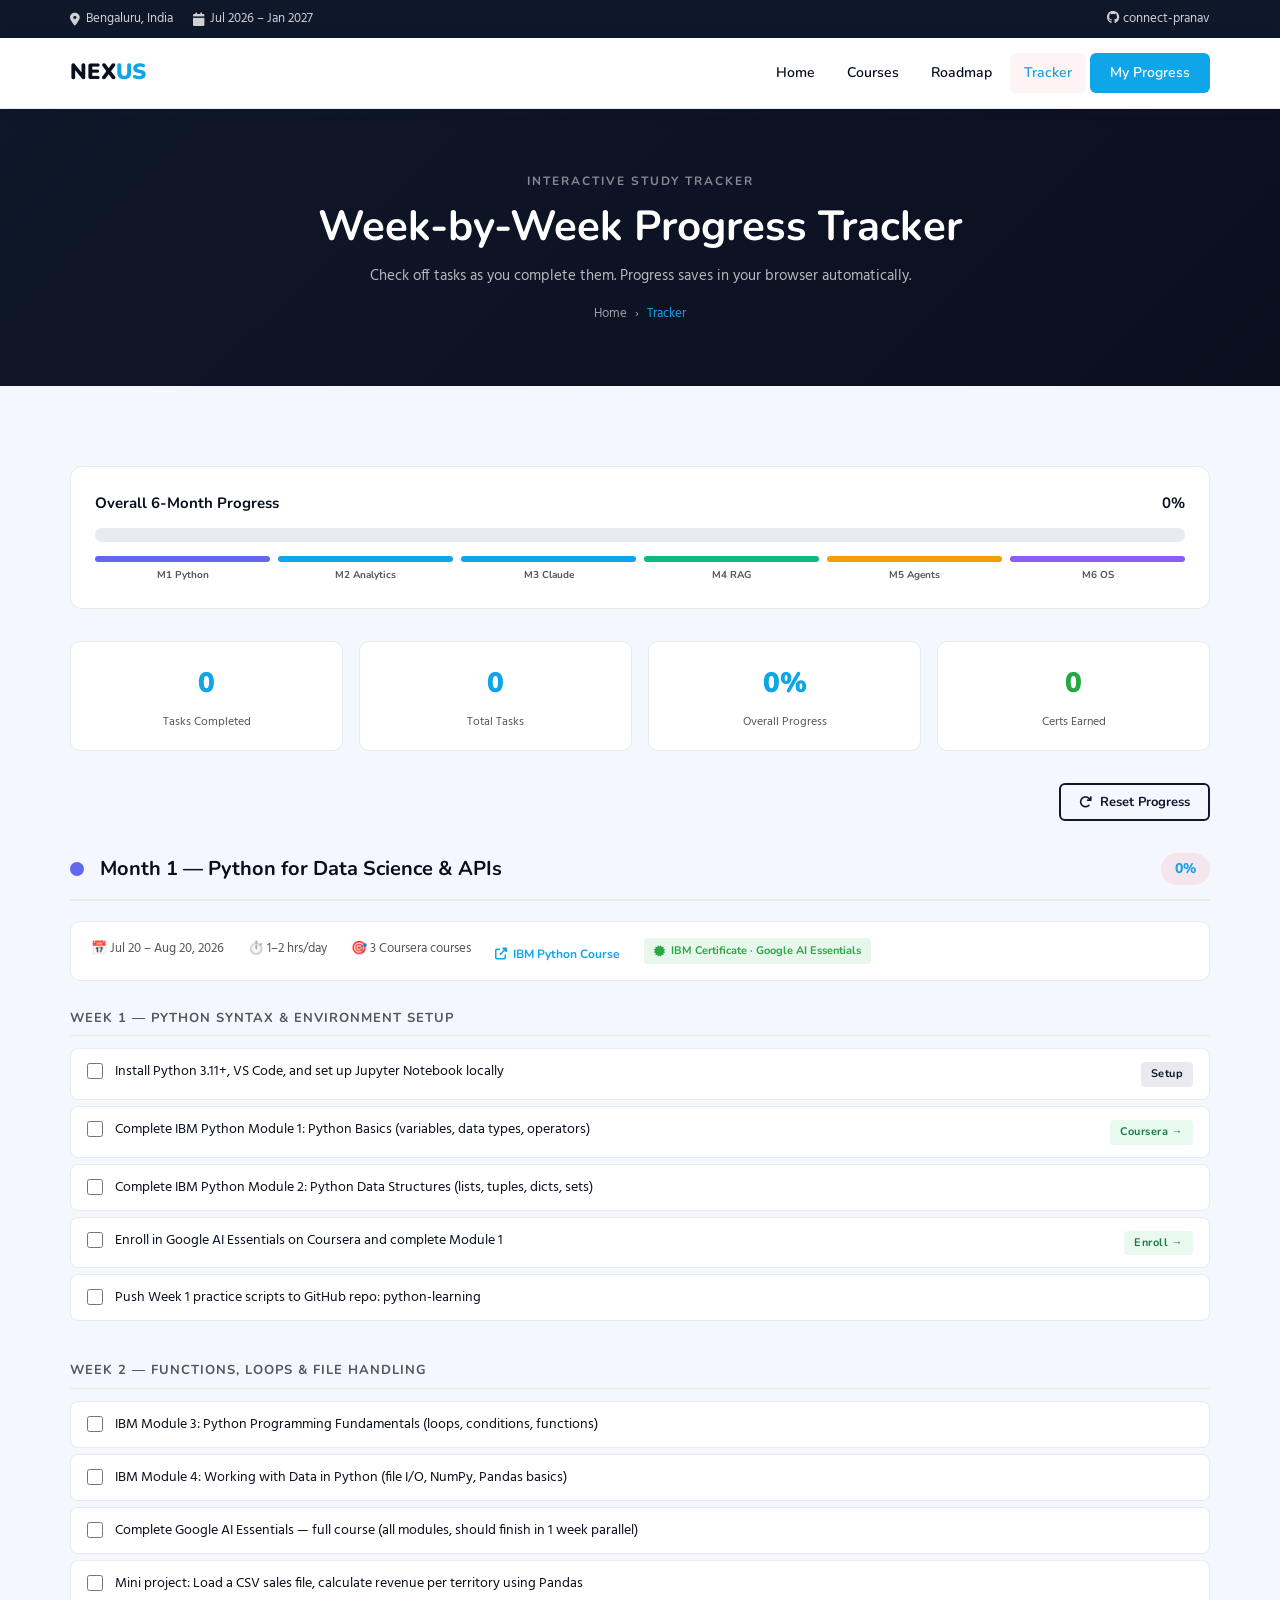
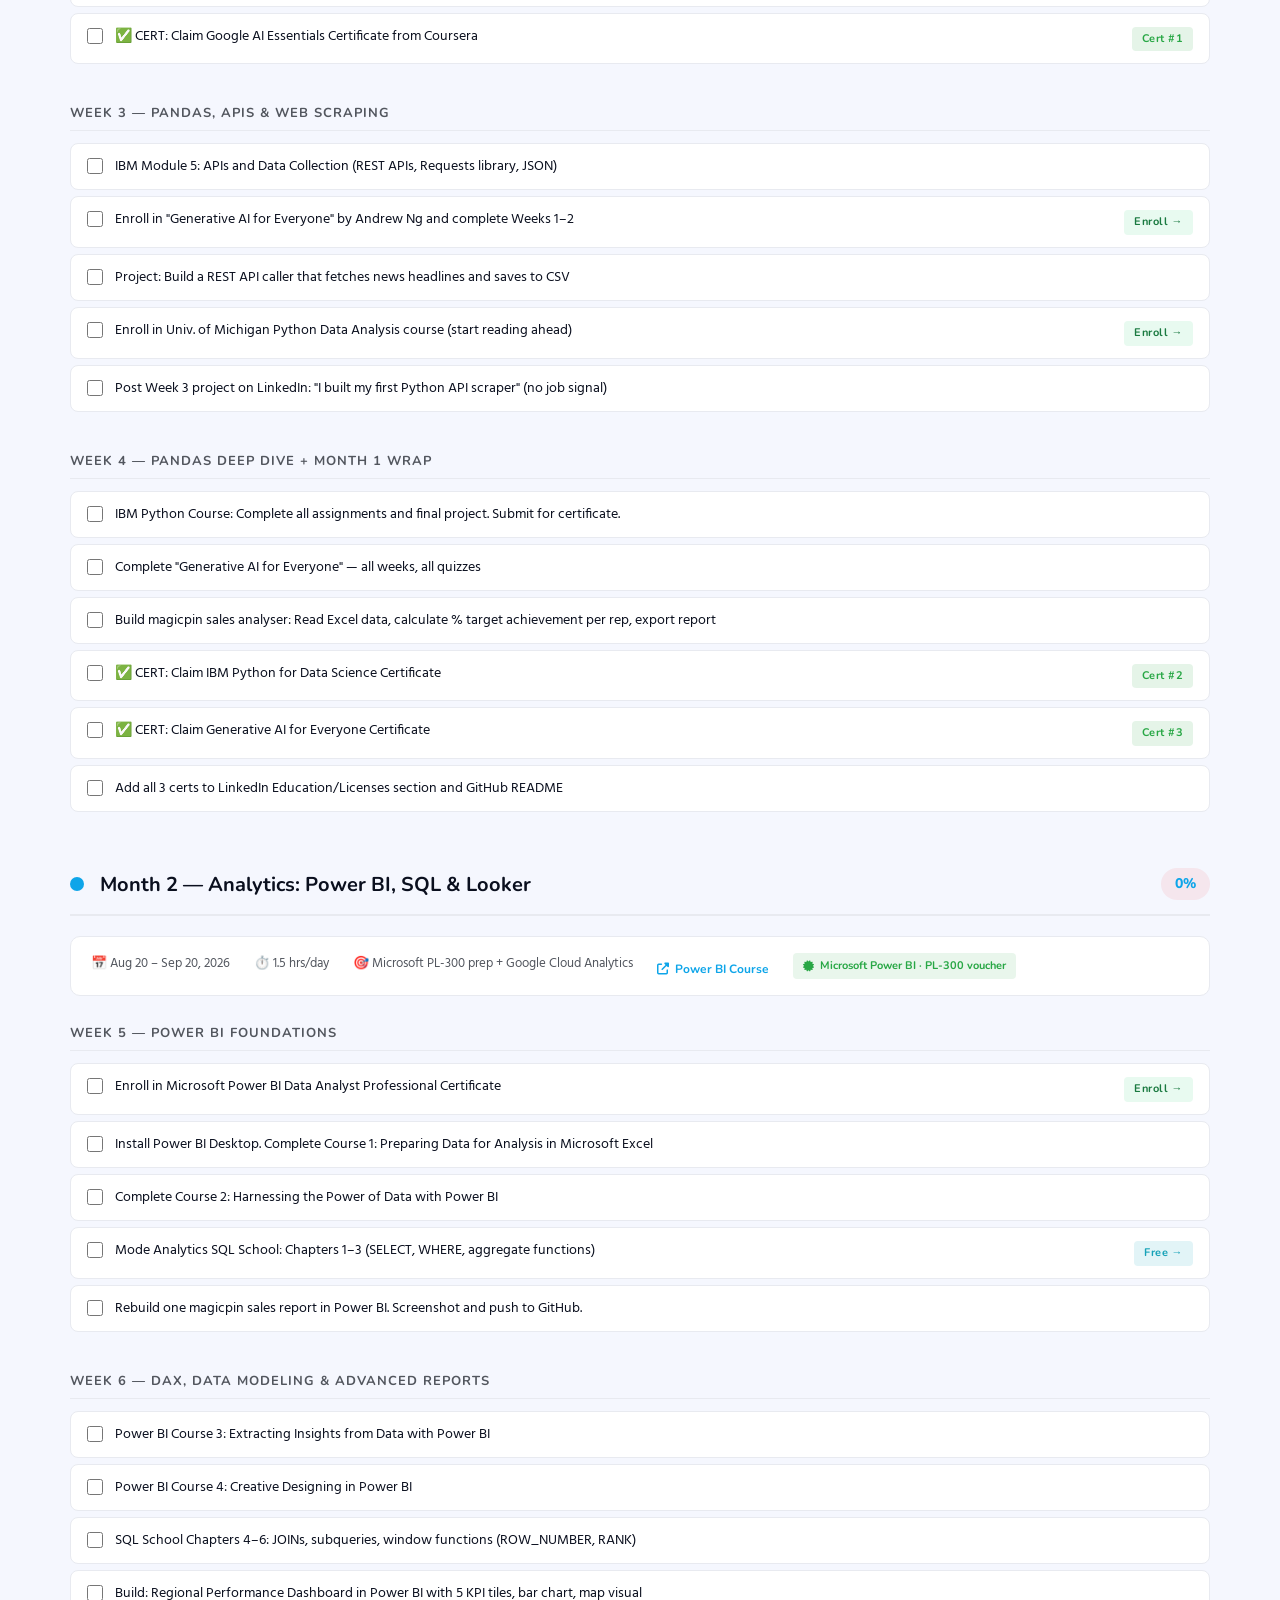
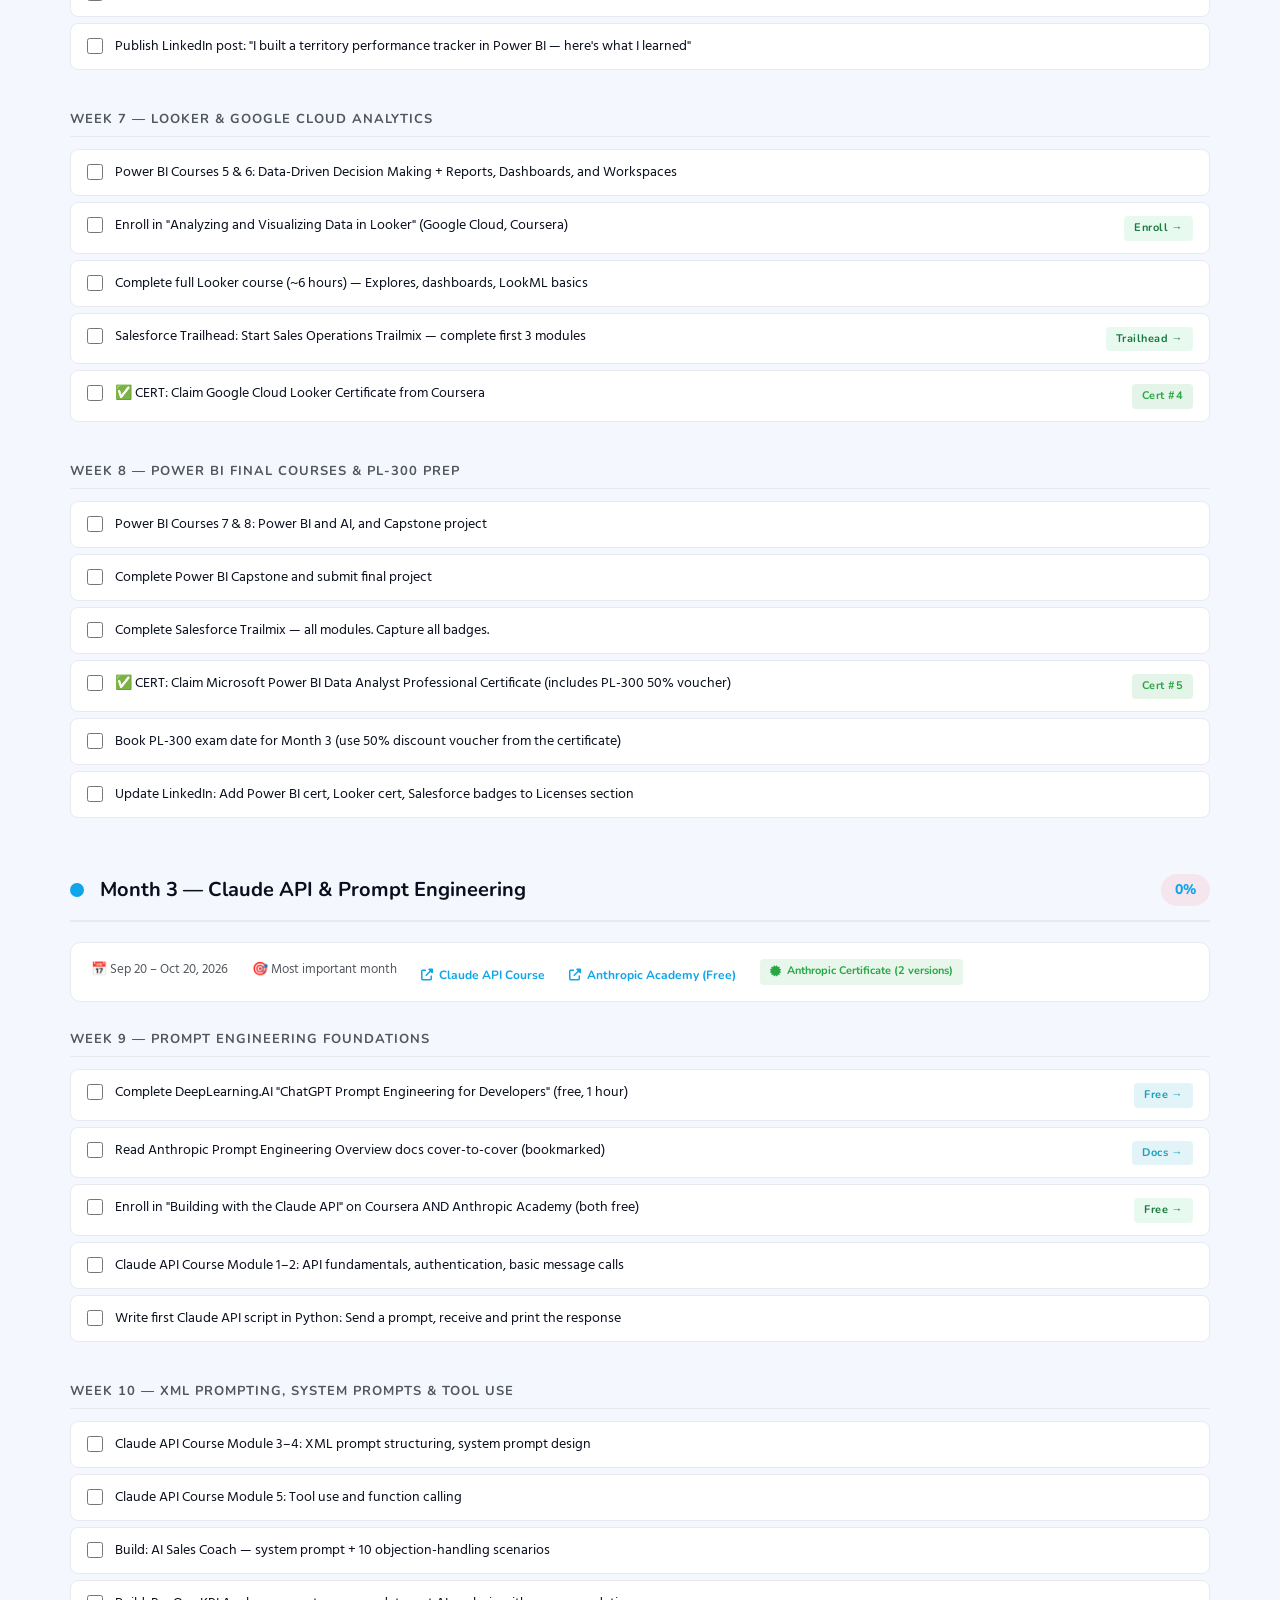
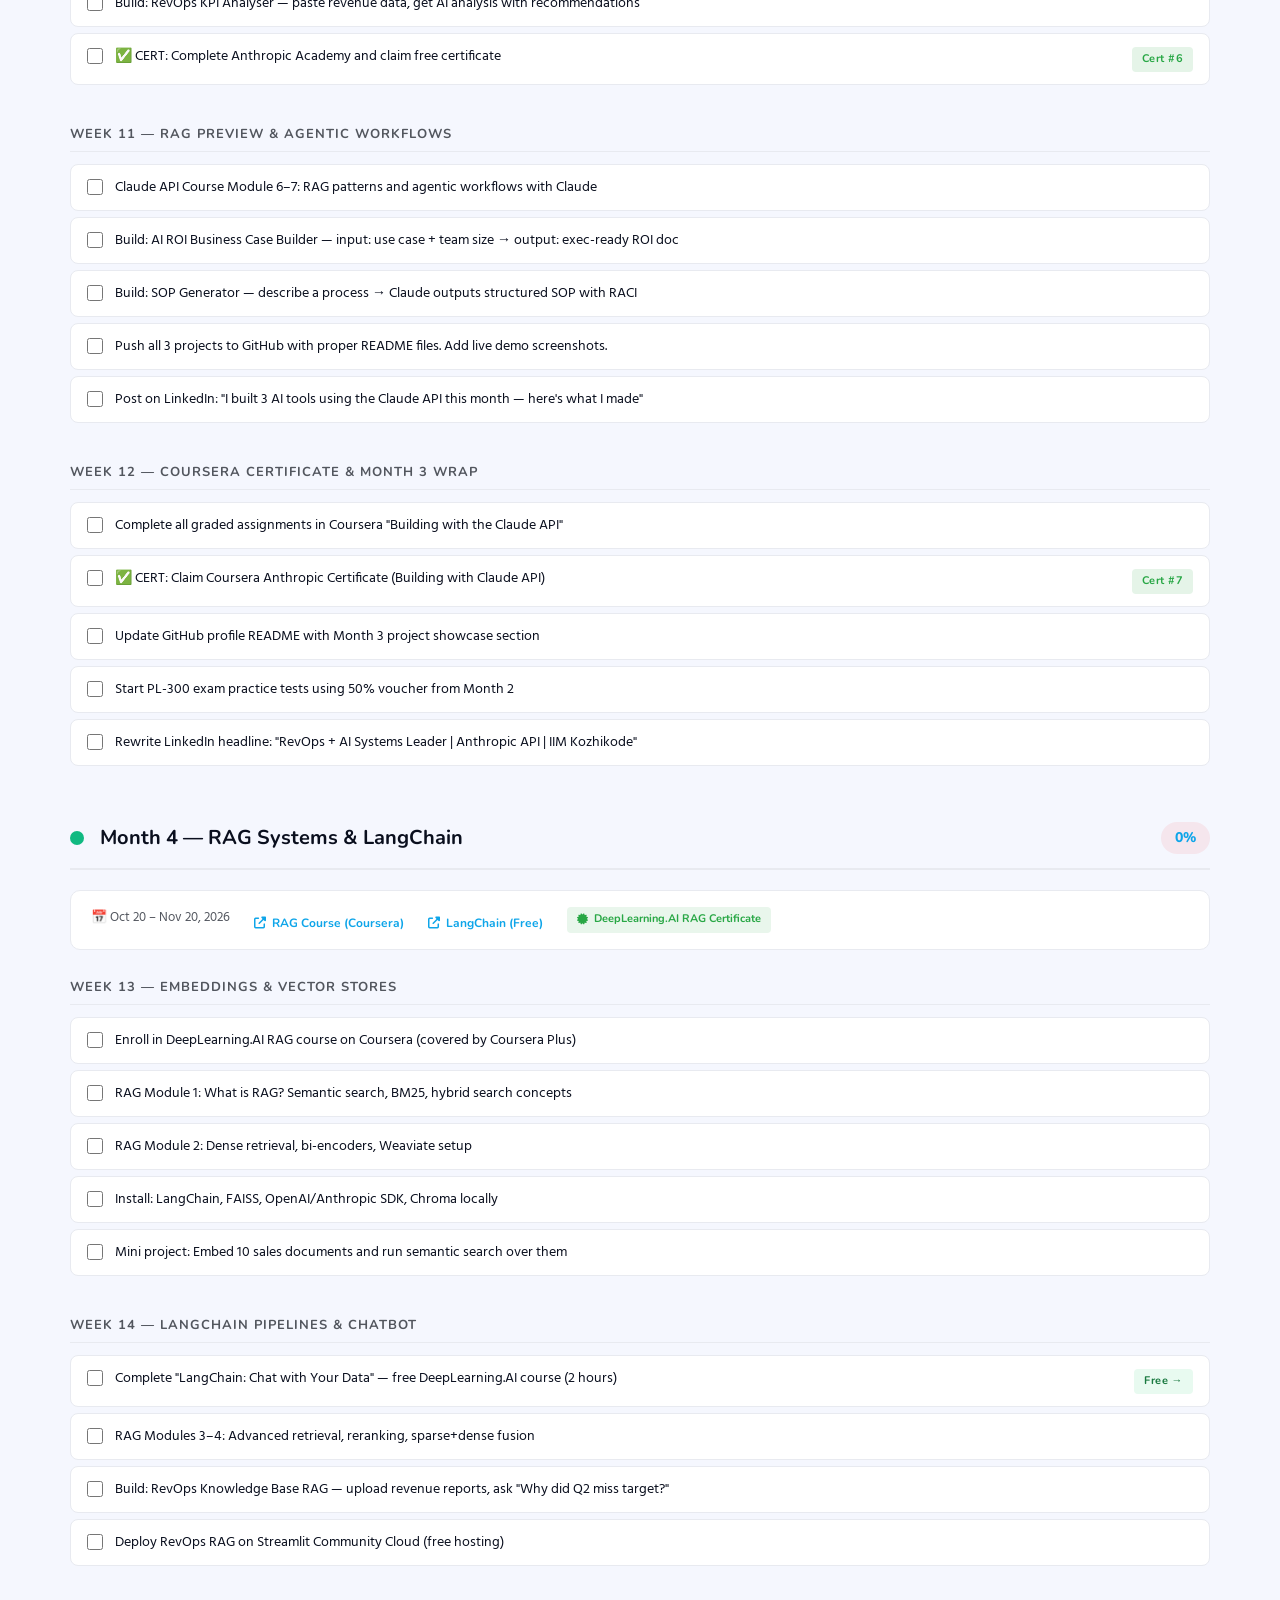
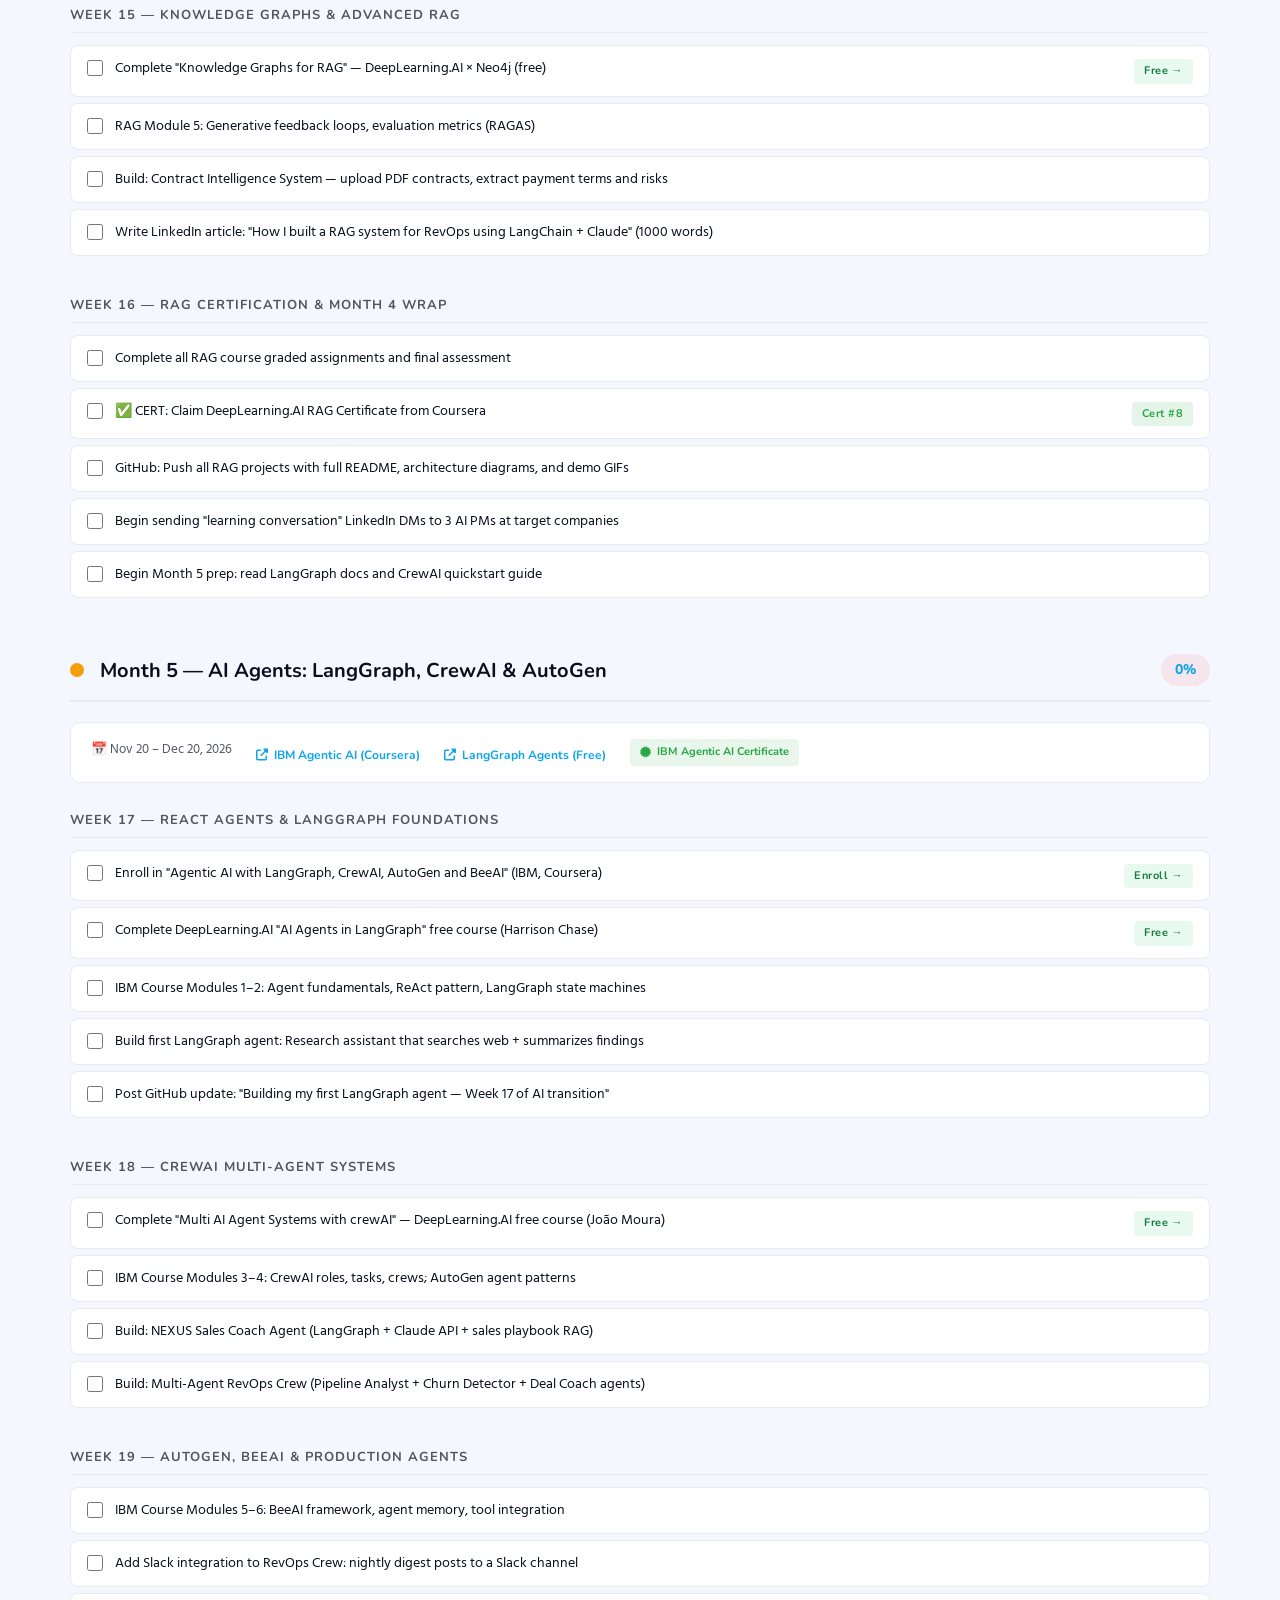
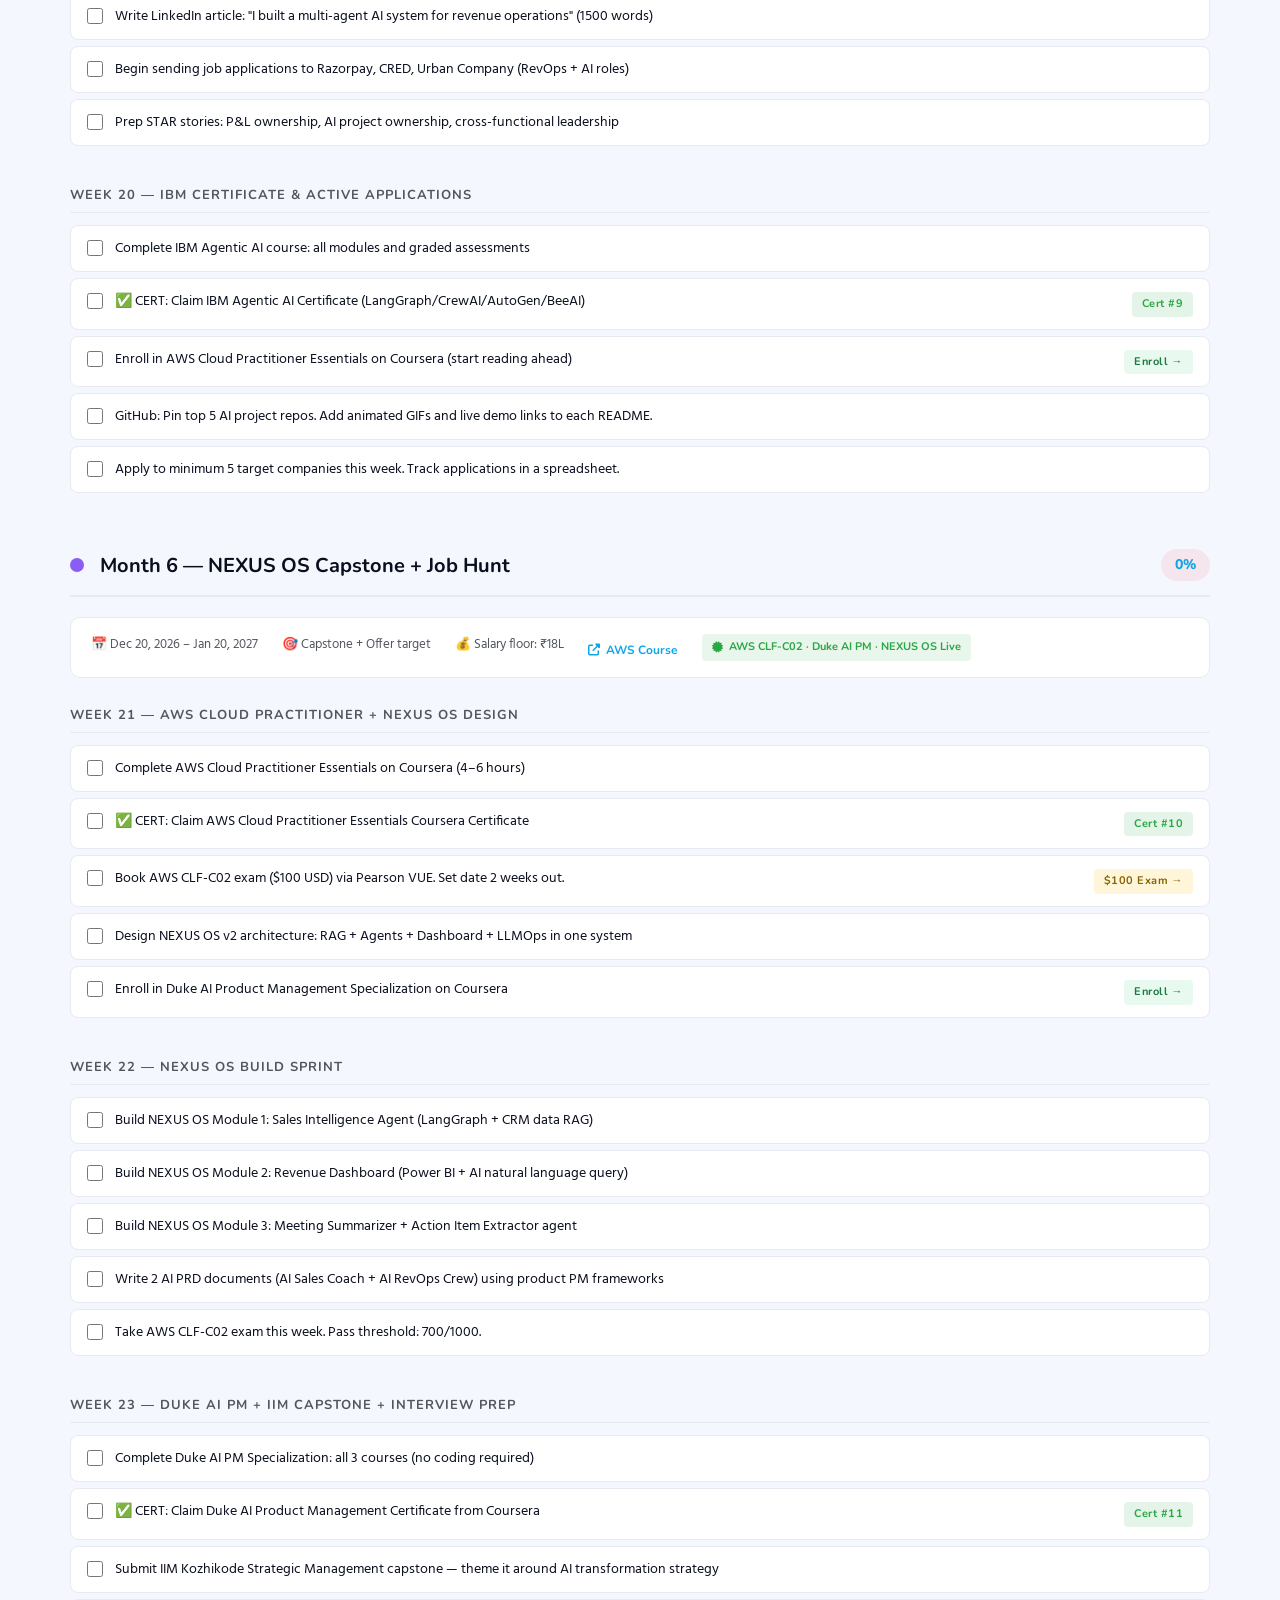
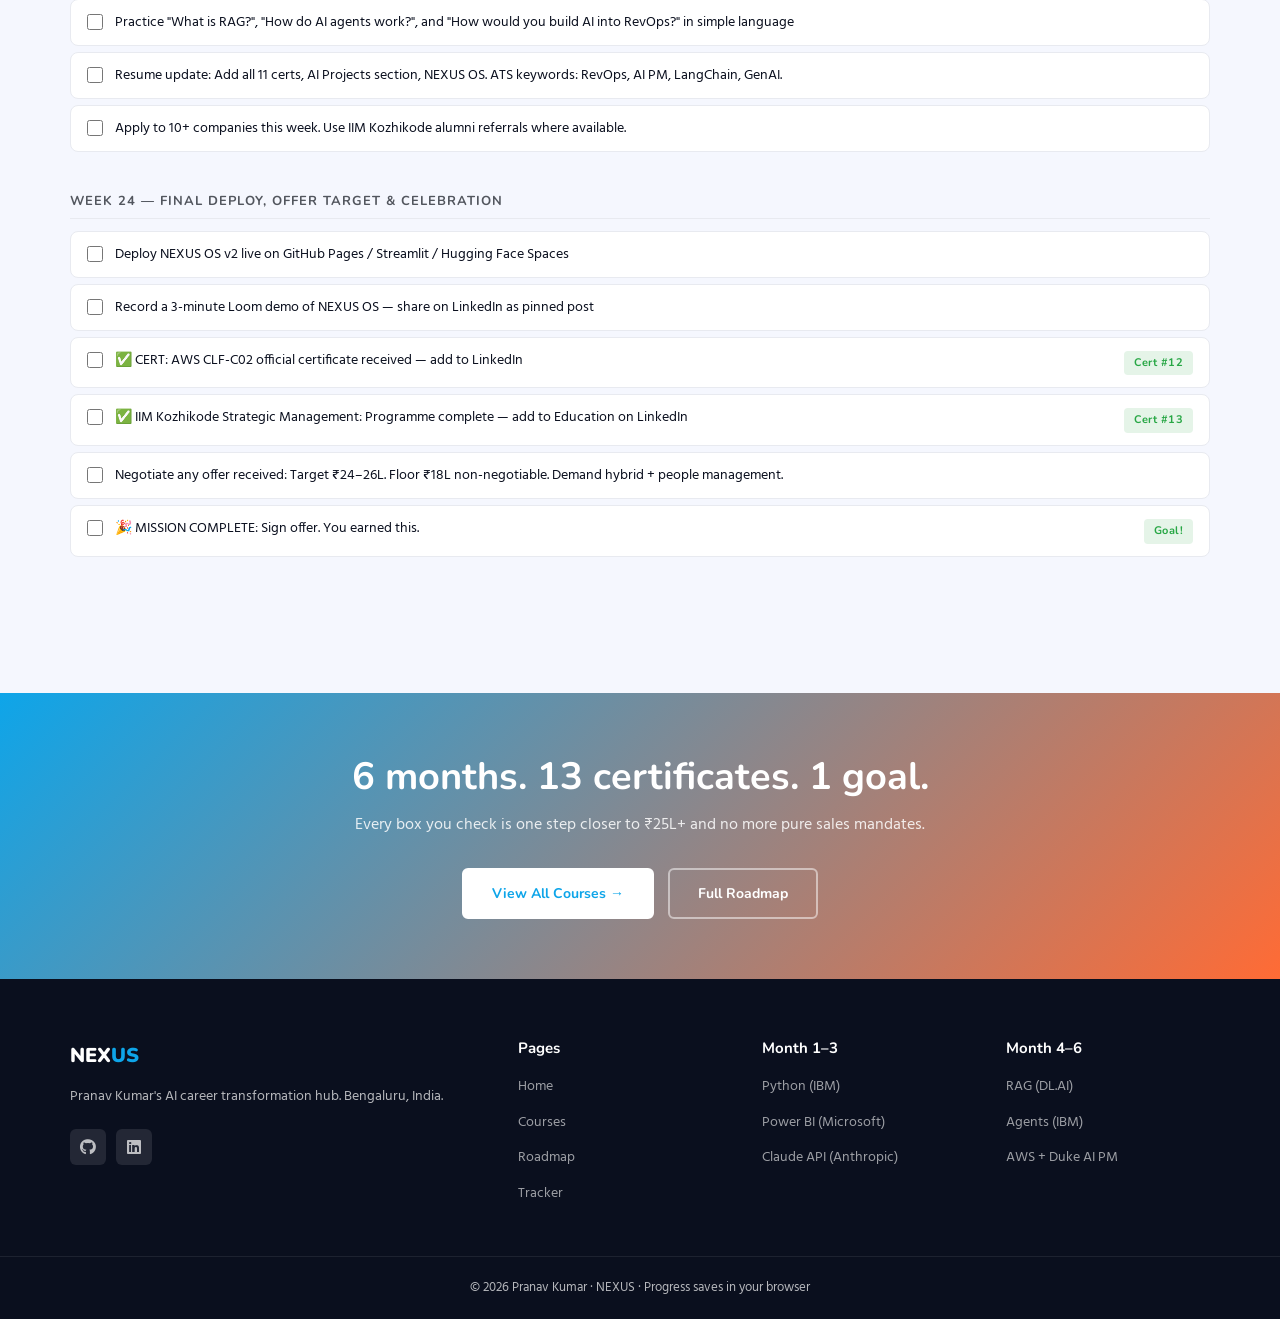
<file: tracker.html>
<!DOCTYPE html>
<html lang="en">
<head>
<meta charset="UTF-8">
<meta name="viewport" content="width=device-width, initial-scale=1.0">
<title>Progress Tracker — NEXUS · Pranav Kumar</title>
<link rel="stylesheet" href="style.css">
<link rel="stylesheet" href="https://cdnjs.cloudflare.com/ajax/libs/font-awesome/6.5.0/css/all.min.css">
<style>
.phase-section { margin-bottom: 56px; }
.phase-header { display:flex; align-items:center; gap:16px; margin-bottom:20px; padding-bottom:14px; border-bottom:2px solid var(--border); }
.phase-dot { width:14px; height:14px; border-radius:50%; }
.phase-header h3 { font-size:20px; margin:0; }
.phase-header .phase-pct-badge { margin-left:auto; font-family:var(--head); font-weight:800; font-size:14px; color:var(--primary); background:rgba(241,77,93,.1); padding:4px 14px; border-radius:99px; }
.week-section { margin-bottom:32px; }
.week-section-title { font-family:var(--head); font-weight:700; font-size:13px; text-transform:uppercase; letter-spacing:1px; color:var(--text); margin-bottom:12px; padding:6px 0; border-bottom:1px solid var(--border); }
.task-list { display:flex; flex-direction:column; gap:6px; }
.task-item { display:flex; align-items:flex-start; gap:12px; background:#fff; border:1px solid var(--border); border-radius:8px; padding:12px 16px; cursor:pointer; transition:all .15s; }
.task-item:hover { border-color:var(--primary); background:rgba(241,77,93,.02); }
.task-item.checked { background:#f0fff4; border-color:#86efac; }
.task-item.checked .task-label { text-decoration:line-through; color:#9ca3af; }
.task-item input[type=checkbox] { margin-top:2px; width:16px; height:16px; accent-color:var(--primary); cursor:pointer; flex-shrink:0; }
.task-label { font-size:14px; color:var(--dark); line-height:1.5; }
.task-meta { margin-left:auto; flex-shrink:0; }
.weeks-row { display:grid; grid-template-columns: repeat(4,1fr); gap:12px; margin-bottom:24px; }
@media(max-width:900px){.weeks-row{grid-template-columns:1fr 1fr;}}
@media(max-width:480px){.weeks-row{grid-template-columns:1fr;}}
.week-mini { background:#fff; border:1px solid var(--border); border-radius:8px; padding:14px; }
.week-mini.active-week { border-color:var(--primary); }
.week-mini h4 { font-family:var(--head); font-size:13px; font-weight:700; margin-bottom:8px; color:var(--dark); }
.week-mini .wmini-bar { background:var(--border); border-radius:99px; height:5px; margin-top:8px; overflow:hidden; }
.week-mini .wmini-fill { height:100%; border-radius:99px; background:var(--primary); transition:width .5s; }
.week-mini .wmini-pct { font-size:11px; color:var(--text); margin-top:4px; text-align:right; }
.resource-link { display:inline-flex; align-items:center; gap:6px; font-size:12px; color:var(--primary); font-family:var(--head); font-weight:700; text-decoration:none; margin-top:6px; }
.resource-link:hover { text-decoration:underline; }
.cert-target { display:inline-flex; align-items:center; gap:6px; background:rgba(40,167,69,.1); color:var(--success); font-size:11px; font-family:var(--head); font-weight:700; padding:3px 10px; border-radius:4px; }
</style>
</head>
<body id="trackerApp">

<div class="topbar">
  <div class="container">
    <div class="topbar-left">
      <span class="topbar-item"><i class="fa fa-map-marker-alt"></i> Bengaluru, India</span>
      <span class="topbar-item"><i class="fa fa-calendar"></i> Jul 2026 – Jan 2027</span>
    </div>
    <div class="topbar-right">
      <a href="https://github.com/connect-pranav" target="_blank"><i class="fab fa-github"></i> connect-pranav</a>
    </div>
  </div>
</div>

<nav class="navbar">
  <div class="container">
    <a href="index.html" class="navbar-brand">NEX<span>US</span></a>
    <button class="navbar-toggle" id="navToggle"><span></span><span></span><span></span></button>
    <ul class="navbar-nav" id="navMenu">
      <li><a href="index.html">Home</a></li>
      <li><a href="courses.html">Courses</a></li>
      <li><a href="roadmap.html">Roadmap</a></li>
      <li><a href="tracker.html" class="active">Tracker</a></li>
      <li><a href="tracker.html" class="btn-nav">My Progress</a></li>
    </ul>
  </div>
</nav>

<div class="page-hero">
  <div class="container">
    <div class="eyebrow" style="color:rgba(255,255,255,.5);">Interactive Study Tracker</div>
    <h1>Week-by-Week Progress Tracker</h1>
    <p>Check off tasks as you complete them. Progress saves in your browser automatically.</p>
    <div class="breadcrumb"><a href="index.html">Home</a> › <span>Tracker</span></div>
  </div>
</div>

<section class="section-pad tracker-section">
  <div class="container">

    <!-- MASTER PROGRESS -->
    <div class="master-progress">
      <div class="master-progress-label">
        <span>Overall 6-Month Progress</span>
        <span id="overallPct">0%</span>
      </div>
      <div class="master-bar"><div class="master-fill" id="masterBar" style="width:0%"></div></div>
      <div class="phase-strip" style="margin-top:14px;">
        <div class="phase-strip-item"><div class="phase-strip-bar" style="background:#6366f1;"><div class="phase-progress-fill" data-phase="m1" style="height:100%;background:rgba(0,0,0,.2);border-radius:99px;width:0%;"></div></div>M1 Python</div>
        <div class="phase-strip-item"><div class="phase-strip-bar" style="background:#0ea5e9;"></div>M2 Analytics</div>
        <div class="phase-strip-item"><div class="phase-strip-bar" style="background:var(--primary);"></div>M3 Claude</div>
        <div class="phase-strip-item"><div class="phase-strip-bar" style="background:#10b981;"></div>M4 RAG</div>
        <div class="phase-strip-item"><div class="phase-strip-bar" style="background:#f59e0b;"></div>M5 Agents</div>
        <div class="phase-strip-item"><div class="phase-strip-bar" style="background:#8b5cf6;"></div>M6 OS</div>
      </div>
    </div>

    <!-- STATS -->
    <div class="tracker-stats">
      <div class="tracker-stat">
        <div class="t-num" id="tasksDone">0</div>
        <div class="t-lbl">Tasks Completed</div>
      </div>
      <div class="tracker-stat">
        <div class="t-num" id="tasksTotal">0</div>
        <div class="t-lbl">Total Tasks</div>
      </div>
      <div class="tracker-stat">
        <div class="t-num" id="overallPct2">0%</div>
        <div class="t-lbl">Overall Progress</div>
      </div>
      <div class="tracker-stat">
        <div class="t-num" style="color:var(--success);" id="certsEarned">0</div>
        <div class="t-lbl">Certs Earned</div>
      </div>
    </div>

    <div style="display:flex;justify-content:flex-end;gap:10px;margin-bottom:32px;">
      <button onclick="resetTracker()" class="btn btn-outline btn-sm"><i class="fa fa-redo"></i> Reset Progress</button>
    </div>

    <!-- ======================== MONTH 1 ======================== -->
    <div class="phase-section">
      <div class="phase-header">
        <div class="phase-dot" style="background:#6366f1;"></div>
        <h3>Month 1 — Python for Data Science & APIs</h3>
        <div class="phase-pct-badge" id="pct-m1">0%</div>
      </div>
      <div style="background:#fff;border:1px solid var(--border);border-radius:10px;padding:16px 20px;margin-bottom:20px;font-size:13px;display:flex;gap:24px;flex-wrap:wrap;">
        <span>📅 Jul 20 – Aug 20, 2026</span>
        <span>⏱️ 1–2 hrs/day</span>
        <span>🎯 3 Coursera courses</span>
        <a href="https://www.coursera.org/learn/python-for-applied-data-science-ai" target="_blank" class="resource-link"><i class="fa fa-external-link-alt"></i> IBM Python Course</a>
        <span class="cert-target"><i class="fa fa-certificate"></i> IBM Certificate · Google AI Essentials</span>
      </div>

      <!-- Week 1 -->
      <div class="week-section">
        <div class="week-section-title">Week 1 — Python Syntax & Environment Setup</div>
        <div class="task-list">
          <label class="task-item"><input type="checkbox" data-key="m1w1t1" data-phase="m1"><span class="task-label">Install Python 3.11+, VS Code, and set up Jupyter Notebook locally</span><span class="task-meta"><span class="badge badge-secondary">Setup</span></span></label>
          <label class="task-item"><input type="checkbox" data-key="m1w1t2" data-phase="m1"><span class="task-label">Complete IBM Python Module 1: Python Basics (variables, data types, operators)</span><span class="task-meta"><a href="https://www.coursera.org/learn/python-for-applied-data-science-ai" target="_blank" class="badge badge-free" onclick="event.stopPropagation()">Coursera →</a></span></label>
          <label class="task-item"><input type="checkbox" data-key="m1w1t3" data-phase="m1"><span class="task-label">Complete IBM Python Module 2: Python Data Structures (lists, tuples, dicts, sets)</span></label>
          <label class="task-item"><input type="checkbox" data-key="m1w1t4" data-phase="m1"><span class="task-label">Enroll in Google AI Essentials on Coursera and complete Module 1</span><span class="task-meta"><a href="https://www.coursera.org/specializations/ai-essentials-google" target="_blank" class="badge badge-free" onclick="event.stopPropagation()">Enroll →</a></span></label>
          <label class="task-item"><input type="checkbox" data-key="m1w1t5" data-phase="m1"><span class="task-label">Push Week 1 practice scripts to GitHub repo: python-learning</span></label>
        </div>
      </div>

      <!-- Week 2 -->
      <div class="week-section">
        <div class="week-section-title">Week 2 — Functions, Loops & File Handling</div>
        <div class="task-list">
          <label class="task-item"><input type="checkbox" data-key="m1w2t1" data-phase="m1"><span class="task-label">IBM Module 3: Python Programming Fundamentals (loops, conditions, functions)</span></label>
          <label class="task-item"><input type="checkbox" data-key="m1w2t2" data-phase="m1"><span class="task-label">IBM Module 4: Working with Data in Python (file I/O, NumPy, Pandas basics)</span></label>
          <label class="task-item"><input type="checkbox" data-key="m1w2t3" data-phase="m1"><span class="task-label">Complete Google AI Essentials — full course (all modules, should finish in 1 week parallel)</span></label>
          <label class="task-item"><input type="checkbox" data-key="m1w2t4" data-phase="m1"><span class="task-label">Mini project: Load a CSV sales file, calculate revenue per territory using Pandas</span></label>
          <label class="task-item"><input type="checkbox" data-key="m1w2t5" data-phase="m1"><span class="task-label">✅ CERT: Claim Google AI Essentials Certificate from Coursera</span><span class="task-meta"><span class="badge badge-success">Cert #1</span></span></label>
        </div>
      </div>

      <!-- Week 3 -->
      <div class="week-section">
        <div class="week-section-title">Week 3 — Pandas, APIs & Web Scraping</div>
        <div class="task-list">
          <label class="task-item"><input type="checkbox" data-key="m1w3t1" data-phase="m1"><span class="task-label">IBM Module 5: APIs and Data Collection (REST APIs, Requests library, JSON)</span></label>
          <label class="task-item"><input type="checkbox" data-key="m1w3t2" data-phase="m1"><span class="task-label">Enroll in "Generative AI for Everyone" by Andrew Ng and complete Weeks 1–2</span><span class="task-meta"><a href="https://www.coursera.org/learn/generative-ai-for-everyone" target="_blank" class="badge badge-free" onclick="event.stopPropagation()">Enroll →</a></span></label>
          <label class="task-item"><input type="checkbox" data-key="m1w3t3" data-phase="m1"><span class="task-label">Project: Build a REST API caller that fetches news headlines and saves to CSV</span></label>
          <label class="task-item"><input type="checkbox" data-key="m1w3t4" data-phase="m1"><span class="task-label">Enroll in Univ. of Michigan Python Data Analysis course (start reading ahead)</span><span class="task-meta"><a href="https://www.coursera.org/learn/python-data-analysis" target="_blank" class="badge badge-free" onclick="event.stopPropagation()">Enroll →</a></span></label>
          <label class="task-item"><input type="checkbox" data-key="m1w3t5" data-phase="m1"><span class="task-label">Post Week 3 project on LinkedIn: "I built my first Python API scraper" (no job signal)</span></label>
        </div>
      </div>

      <!-- Week 4 -->
      <div class="week-section">
        <div class="week-section-title">Week 4 — Pandas Deep Dive + Month 1 Wrap</div>
        <div class="task-list">
          <label class="task-item"><input type="checkbox" data-key="m1w4t1" data-phase="m1"><span class="task-label">IBM Python Course: Complete all assignments and final project. Submit for certificate.</span></label>
          <label class="task-item"><input type="checkbox" data-key="m1w4t2" data-phase="m1"><span class="task-label">Complete "Generative AI for Everyone" — all weeks, all quizzes</span></label>
          <label class="task-item"><input type="checkbox" data-key="m1w4t3" data-phase="m1"><span class="task-label">Build magicpin sales analyser: Read Excel data, calculate % target achievement per rep, export report</span></label>
          <label class="task-item"><input type="checkbox" data-key="m1w4t4" data-phase="m1"><span class="task-label">✅ CERT: Claim IBM Python for Data Science Certificate</span><span class="task-meta"><span class="badge badge-success">Cert #2</span></span></label>
          <label class="task-item"><input type="checkbox" data-key="m1w4t5" data-phase="m1"><span class="task-label">✅ CERT: Claim Generative AI for Everyone Certificate</span><span class="task-meta"><span class="badge badge-success">Cert #3</span></span></label>
          <label class="task-item"><input type="checkbox" data-key="m1w4t6" data-phase="m1"><span class="task-label">Add all 3 certs to LinkedIn Education/Licenses section and GitHub README</span></label>
        </div>
      </div>
    </div>

    <!-- ======================== MONTH 2 ======================== -->
    <div class="phase-section">
      <div class="phase-header">
        <div class="phase-dot" style="background:#0ea5e9;"></div>
        <h3>Month 2 — Analytics: Power BI, SQL & Looker</h3>
        <div class="phase-pct-badge" id="pct-m2">0%</div>
      </div>
      <div style="background:#fff;border:1px solid var(--border);border-radius:10px;padding:16px 20px;margin-bottom:20px;font-size:13px;display:flex;gap:24px;flex-wrap:wrap;">
        <span>📅 Aug 20 – Sep 20, 2026</span>
        <span>⏱️ 1.5 hrs/day</span>
        <span>🎯 Microsoft PL-300 prep + Google Cloud Analytics</span>
        <a href="https://www.coursera.org/professional-certificates/microsoft-power-bi-data-analyst" target="_blank" class="resource-link"><i class="fa fa-external-link-alt"></i> Power BI Course</a>
        <span class="cert-target"><i class="fa fa-certificate"></i> Microsoft Power BI · PL-300 voucher</span>
      </div>

      <div class="week-section">
        <div class="week-section-title">Week 5 — Power BI Foundations</div>
        <div class="task-list">
          <label class="task-item"><input type="checkbox" data-key="m2w1t1" data-phase="m2"><span class="task-label">Enroll in Microsoft Power BI Data Analyst Professional Certificate</span><span class="task-meta"><a href="https://www.coursera.org/professional-certificates/microsoft-power-bi-data-analyst" target="_blank" class="badge badge-free" onclick="event.stopPropagation()">Enroll →</a></span></label>
          <label class="task-item"><input type="checkbox" data-key="m2w1t2" data-phase="m2"><span class="task-label">Install Power BI Desktop. Complete Course 1: Preparing Data for Analysis in Microsoft Excel</span></label>
          <label class="task-item"><input type="checkbox" data-key="m2w1t3" data-phase="m2"><span class="task-label">Complete Course 2: Harnessing the Power of Data with Power BI</span></label>
          <label class="task-item"><input type="checkbox" data-key="m2w1t4" data-phase="m2"><span class="task-label">Mode Analytics SQL School: Chapters 1–3 (SELECT, WHERE, aggregate functions)</span><span class="task-meta"><a href="https://mode.com/sql-tutorial/" target="_blank" class="badge badge-info" onclick="event.stopPropagation()">Free →</a></span></label>
          <label class="task-item"><input type="checkbox" data-key="m2w1t5" data-phase="m2"><span class="task-label">Rebuild one magicpin sales report in Power BI. Screenshot and push to GitHub.</span></label>
        </div>
      </div>

      <div class="week-section">
        <div class="week-section-title">Week 6 — DAX, Data Modeling & Advanced Reports</div>
        <div class="task-list">
          <label class="task-item"><input type="checkbox" data-key="m2w2t1" data-phase="m2"><span class="task-label">Power BI Course 3: Extracting Insights from Data with Power BI</span></label>
          <label class="task-item"><input type="checkbox" data-key="m2w2t2" data-phase="m2"><span class="task-label">Power BI Course 4: Creative Designing in Power BI</span></label>
          <label class="task-item"><input type="checkbox" data-key="m2w2t3" data-phase="m2"><span class="task-label">SQL School Chapters 4–6: JOINs, subqueries, window functions (ROW_NUMBER, RANK)</span></label>
          <label class="task-item"><input type="checkbox" data-key="m2w2t4" data-phase="m2"><span class="task-label">Build: Regional Performance Dashboard in Power BI with 5 KPI tiles, bar chart, map visual</span></label>
          <label class="task-item"><input type="checkbox" data-key="m2w2t5" data-phase="m2"><span class="task-label">Publish LinkedIn post: "I built a territory performance tracker in Power BI — here's what I learned"</span></label>
        </div>
      </div>

      <div class="week-section">
        <div class="week-section-title">Week 7 — Looker & Google Cloud Analytics</div>
        <div class="task-list">
          <label class="task-item"><input type="checkbox" data-key="m2w3t1" data-phase="m2"><span class="task-label">Power BI Courses 5 & 6: Data-Driven Decision Making + Reports, Dashboards, and Workspaces</span></label>
          <label class="task-item"><input type="checkbox" data-key="m2w3t2" data-phase="m2"><span class="task-label">Enroll in "Analyzing and Visualizing Data in Looker" (Google Cloud, Coursera)</span><span class="task-meta"><a href="https://www.coursera.org/learn/analyzing-and-visualizing-data-in-looker" target="_blank" class="badge badge-free" onclick="event.stopPropagation()">Enroll →</a></span></label>
          <label class="task-item"><input type="checkbox" data-key="m2w3t3" data-phase="m2"><span class="task-label">Complete full Looker course (~6 hours) — Explores, dashboards, LookML basics</span></label>
          <label class="task-item"><input type="checkbox" data-key="m2w3t4" data-phase="m2"><span class="task-label">Salesforce Trailhead: Start Sales Operations Trailmix — complete first 3 modules</span><span class="task-meta"><a href="https://trailhead.salesforce.com/users/salescloudofficial/trailmixes/sales-operations" target="_blank" class="badge badge-free" onclick="event.stopPropagation()">Trailhead →</a></span></label>
          <label class="task-item"><input type="checkbox" data-key="m2w3t5" data-phase="m2"><span class="task-label">✅ CERT: Claim Google Cloud Looker Certificate from Coursera</span><span class="task-meta"><span class="badge badge-success">Cert #4</span></span></label>
        </div>
      </div>

      <div class="week-section">
        <div class="week-section-title">Week 8 — Power BI Final Courses & PL-300 Prep</div>
        <div class="task-list">
          <label class="task-item"><input type="checkbox" data-key="m2w4t1" data-phase="m2"><span class="task-label">Power BI Courses 7 & 8: Power BI and AI, and Capstone project</span></label>
          <label class="task-item"><input type="checkbox" data-key="m2w4t2" data-phase="m2"><span class="task-label">Complete Power BI Capstone and submit final project</span></label>
          <label class="task-item"><input type="checkbox" data-key="m2w4t3" data-phase="m2"><span class="task-label">Complete Salesforce Trailmix — all modules. Capture all badges.</span></label>
          <label class="task-item"><input type="checkbox" data-key="m2w4t4" data-phase="m2"><span class="task-label">✅ CERT: Claim Microsoft Power BI Data Analyst Professional Certificate (includes PL-300 50% voucher)</span><span class="task-meta"><span class="badge badge-success">Cert #5</span></span></label>
          <label class="task-item"><input type="checkbox" data-key="m2w4t5" data-phase="m2"><span class="task-label">Book PL-300 exam date for Month 3 (use 50% discount voucher from the certificate)</span></label>
          <label class="task-item"><input type="checkbox" data-key="m2w4t6" data-phase="m2"><span class="task-label">Update LinkedIn: Add Power BI cert, Looker cert, Salesforce badges to Licenses section</span></label>
        </div>
      </div>
    </div>

    <!-- ======================== MONTH 3 ======================== -->
    <div class="phase-section">
      <div class="phase-header">
        <div class="phase-dot" style="background:var(--primary);"></div>
        <h3>Month 3 — Claude API & Prompt Engineering</h3>
        <div class="phase-pct-badge" id="pct-m3">0%</div>
      </div>
      <div style="background:#fff;border:1px solid var(--border);border-radius:10px;padding:16px 20px;margin-bottom:20px;font-size:13px;display:flex;gap:24px;flex-wrap:wrap;">
        <span>📅 Sep 20 – Oct 20, 2026</span>
        <span>🎯 Most important month</span>
        <a href="https://www.coursera.org/learn/building-with-the-claude-api" target="_blank" class="resource-link"><i class="fa fa-external-link-alt"></i> Claude API Course</a>
        <a href="https://anthropic.skilljar.com/claude-with-the-anthropic-api" target="_blank" class="resource-link"><i class="fa fa-external-link-alt"></i> Anthropic Academy (Free)</a>
        <span class="cert-target"><i class="fa fa-certificate"></i> Anthropic Certificate (2 versions)</span>
      </div>

      <div class="week-section">
        <div class="week-section-title">Week 9 — Prompt Engineering Foundations</div>
        <div class="task-list">
          <label class="task-item"><input type="checkbox" data-key="m3w1t1" data-phase="m3"><span class="task-label">Complete DeepLearning.AI "ChatGPT Prompt Engineering for Developers" (free, 1 hour)</span><span class="task-meta"><a href="https://www.deeplearning.ai/short-courses/chatgpt-prompt-engineering-for-developers/" target="_blank" class="badge badge-info" onclick="event.stopPropagation()">Free →</a></span></label>
          <label class="task-item"><input type="checkbox" data-key="m3w1t2" data-phase="m3"><span class="task-label">Read Anthropic Prompt Engineering Overview docs cover-to-cover (bookmarked)</span><span class="task-meta"><a href="https://platform.claude.com/docs/en/build-with-claude/prompt-engineering/overview" target="_blank" class="badge badge-info" onclick="event.stopPropagation()">Docs →</a></span></label>
          <label class="task-item"><input type="checkbox" data-key="m3w1t3" data-phase="m3"><span class="task-label">Enroll in "Building with the Claude API" on Coursera AND Anthropic Academy (both free)</span><span class="task-meta"><a href="https://anthropic.skilljar.com/claude-with-the-anthropic-api" target="_blank" class="badge badge-free" onclick="event.stopPropagation()">Free →</a></span></label>
          <label class="task-item"><input type="checkbox" data-key="m3w1t4" data-phase="m3"><span class="task-label">Claude API Course Module 1–2: API fundamentals, authentication, basic message calls</span></label>
          <label class="task-item"><input type="checkbox" data-key="m3w1t5" data-phase="m3"><span class="task-label">Write first Claude API script in Python: Send a prompt, receive and print the response</span></label>
        </div>
      </div>

      <div class="week-section">
        <div class="week-section-title">Week 10 — XML Prompting, System Prompts & Tool Use</div>
        <div class="task-list">
          <label class="task-item"><input type="checkbox" data-key="m3w2t1" data-phase="m3"><span class="task-label">Claude API Course Module 3–4: XML prompt structuring, system prompt design</span></label>
          <label class="task-item"><input type="checkbox" data-key="m3w2t2" data-phase="m3"><span class="task-label">Claude API Course Module 5: Tool use and function calling</span></label>
          <label class="task-item"><input type="checkbox" data-key="m3w2t3" data-phase="m3"><span class="task-label">Build: AI Sales Coach — system prompt + 10 objection-handling scenarios</span></label>
          <label class="task-item"><input type="checkbox" data-key="m3w2t4" data-phase="m3"><span class="task-label">Build: RevOps KPI Analyser — paste revenue data, get AI analysis with recommendations</span></label>
          <label class="task-item"><input type="checkbox" data-key="m3w2t5" data-phase="m3"><span class="task-label">✅ CERT: Complete Anthropic Academy and claim free certificate</span><span class="task-meta"><span class="badge badge-success">Cert #6</span></span></label>
        </div>
      </div>

      <div class="week-section">
        <div class="week-section-title">Week 11 — RAG Preview & Agentic Workflows</div>
        <div class="task-list">
          <label class="task-item"><input type="checkbox" data-key="m3w3t1" data-phase="m3"><span class="task-label">Claude API Course Module 6–7: RAG patterns and agentic workflows with Claude</span></label>
          <label class="task-item"><input type="checkbox" data-key="m3w3t2" data-phase="m3"><span class="task-label">Build: AI ROI Business Case Builder — input: use case + team size → output: exec-ready ROI doc</span></label>
          <label class="task-item"><input type="checkbox" data-key="m3w3t3" data-phase="m3"><span class="task-label">Build: SOP Generator — describe a process → Claude outputs structured SOP with RACI</span></label>
          <label class="task-item"><input type="checkbox" data-key="m3w3t4" data-phase="m3"><span class="task-label">Push all 3 projects to GitHub with proper README files. Add live demo screenshots.</span></label>
          <label class="task-item"><input type="checkbox" data-key="m3w3t5" data-phase="m3"><span class="task-label">Post on LinkedIn: "I built 3 AI tools using the Claude API this month — here's what I made"</span></label>
        </div>
      </div>

      <div class="week-section">
        <div class="week-section-title">Week 12 — Coursera Certificate & Month 3 Wrap</div>
        <div class="task-list">
          <label class="task-item"><input type="checkbox" data-key="m3w4t1" data-phase="m3"><span class="task-label">Complete all graded assignments in Coursera "Building with the Claude API"</span></label>
          <label class="task-item"><input type="checkbox" data-key="m3w4t2" data-phase="m3"><span class="task-label">✅ CERT: Claim Coursera Anthropic Certificate (Building with Claude API)</span><span class="task-meta"><span class="badge badge-success">Cert #7</span></span></label>
          <label class="task-item"><input type="checkbox" data-key="m3w4t3" data-phase="m3"><span class="task-label">Update GitHub profile README with Month 3 project showcase section</span></label>
          <label class="task-item"><input type="checkbox" data-key="m3w4t4" data-phase="m3"><span class="task-label">Start PL-300 exam practice tests using 50% voucher from Month 2</span></label>
          <label class="task-item"><input type="checkbox" data-key="m3w4t5" data-phase="m3"><span class="task-label">Rewrite LinkedIn headline: "RevOps + AI Systems Leader | Anthropic API | IIM Kozhikode"</span></label>
        </div>
      </div>
    </div>

    <!-- ======================== MONTH 4 ======================== -->
    <div class="phase-section">
      <div class="phase-header">
        <div class="phase-dot" style="background:#10b981;"></div>
        <h3>Month 4 — RAG Systems & LangChain</h3>
        <div class="phase-pct-badge" id="pct-m4">0%</div>
      </div>
      <div style="background:#fff;border:1px solid var(--border);border-radius:10px;padding:16px 20px;margin-bottom:20px;font-size:13px;display:flex;gap:24px;flex-wrap:wrap;">
        <span>📅 Oct 20 – Nov 20, 2026</span>
        <a href="https://www.coursera.org/learn/retrieval-augmented-generation-rag" target="_blank" class="resource-link"><i class="fa fa-external-link-alt"></i> RAG Course (Coursera)</a>
        <a href="https://www.deeplearning.ai/courses/langchain-chat-with-your-data" target="_blank" class="resource-link"><i class="fa fa-external-link-alt"></i> LangChain (Free)</a>
        <span class="cert-target"><i class="fa fa-certificate"></i> DeepLearning.AI RAG Certificate</span>
      </div>

      <div class="week-section">
        <div class="week-section-title">Week 13 — Embeddings & Vector Stores</div>
        <div class="task-list">
          <label class="task-item"><input type="checkbox" data-key="m4w1t1" data-phase="m4"><span class="task-label">Enroll in DeepLearning.AI RAG course on Coursera (covered by Coursera Plus)</span></label>
          <label class="task-item"><input type="checkbox" data-key="m4w1t2" data-phase="m4"><span class="task-label">RAG Module 1: What is RAG? Semantic search, BM25, hybrid search concepts</span></label>
          <label class="task-item"><input type="checkbox" data-key="m4w1t3" data-phase="m4"><span class="task-label">RAG Module 2: Dense retrieval, bi-encoders, Weaviate setup</span></label>
          <label class="task-item"><input type="checkbox" data-key="m4w1t4" data-phase="m4"><span class="task-label">Install: LangChain, FAISS, OpenAI/Anthropic SDK, Chroma locally</span></label>
          <label class="task-item"><input type="checkbox" data-key="m4w1t5" data-phase="m4"><span class="task-label">Mini project: Embed 10 sales documents and run semantic search over them</span></label>
        </div>
      </div>

      <div class="week-section">
        <div class="week-section-title">Week 14 — LangChain Pipelines & Chatbot</div>
        <div class="task-list">
          <label class="task-item"><input type="checkbox" data-key="m4w2t1" data-phase="m4"><span class="task-label">Complete "LangChain: Chat with Your Data" — free DeepLearning.AI course (2 hours)</span><span class="task-meta"><a href="https://www.deeplearning.ai/courses/langchain-chat-with-your-data" target="_blank" class="badge badge-free" onclick="event.stopPropagation()">Free →</a></span></label>
          <label class="task-item"><input type="checkbox" data-key="m4w2t2" data-phase="m4"><span class="task-label">RAG Modules 3–4: Advanced retrieval, reranking, sparse+dense fusion</span></label>
          <label class="task-item"><input type="checkbox" data-key="m4w2t3" data-phase="m4"><span class="task-label">Build: RevOps Knowledge Base RAG — upload revenue reports, ask "Why did Q2 miss target?"</span></label>
          <label class="task-item"><input type="checkbox" data-key="m4w2t4" data-phase="m4"><span class="task-label">Deploy RevOps RAG on Streamlit Community Cloud (free hosting)</span></label>
        </div>
      </div>

      <div class="week-section">
        <div class="week-section-title">Week 15 — Knowledge Graphs & Advanced RAG</div>
        <div class="task-list">
          <label class="task-item"><input type="checkbox" data-key="m4w3t1" data-phase="m4"><span class="task-label">Complete "Knowledge Graphs for RAG" — DeepLearning.AI × Neo4j (free)</span><span class="task-meta"><a href="https://www.deeplearning.ai/courses/knowledge-graphs-rag" target="_blank" class="badge badge-free" onclick="event.stopPropagation()">Free →</a></span></label>
          <label class="task-item"><input type="checkbox" data-key="m4w3t2" data-phase="m4"><span class="task-label">RAG Module 5: Generative feedback loops, evaluation metrics (RAGAS)</span></label>
          <label class="task-item"><input type="checkbox" data-key="m4w3t3" data-phase="m4"><span class="task-label">Build: Contract Intelligence System — upload PDF contracts, extract payment terms and risks</span></label>
          <label class="task-item"><input type="checkbox" data-key="m4w3t4" data-phase="m4"><span class="task-label">Write LinkedIn article: "How I built a RAG system for RevOps using LangChain + Claude" (1000 words)</span></label>
        </div>
      </div>

      <div class="week-section">
        <div class="week-section-title">Week 16 — RAG Certification & Month 4 Wrap</div>
        <div class="task-list">
          <label class="task-item"><input type="checkbox" data-key="m4w4t1" data-phase="m4"><span class="task-label">Complete all RAG course graded assignments and final assessment</span></label>
          <label class="task-item"><input type="checkbox" data-key="m4w4t2" data-phase="m4"><span class="task-label">✅ CERT: Claim DeepLearning.AI RAG Certificate from Coursera</span><span class="task-meta"><span class="badge badge-success">Cert #8</span></span></label>
          <label class="task-item"><input type="checkbox" data-key="m4w4t3" data-phase="m4"><span class="task-label">GitHub: Push all RAG projects with full README, architecture diagrams, and demo GIFs</span></label>
          <label class="task-item"><input type="checkbox" data-key="m4w4t4" data-phase="m4"><span class="task-label">Begin sending "learning conversation" LinkedIn DMs to 3 AI PMs at target companies</span></label>
          <label class="task-item"><input type="checkbox" data-key="m4w4t5" data-phase="m4"><span class="task-label">Begin Month 5 prep: read LangGraph docs and CrewAI quickstart guide</span></label>
        </div>
      </div>
    </div>

    <!-- ======================== MONTH 5 ======================== -->
    <div class="phase-section">
      <div class="phase-header">
        <div class="phase-dot" style="background:#f59e0b;"></div>
        <h3>Month 5 — AI Agents: LangGraph, CrewAI & AutoGen</h3>
        <div class="phase-pct-badge" id="pct-m5">0%</div>
      </div>
      <div style="background:#fff;border:1px solid var(--border);border-radius:10px;padding:16px 20px;margin-bottom:20px;font-size:13px;display:flex;gap:24px;flex-wrap:wrap;">
        <span>📅 Nov 20 – Dec 20, 2026</span>
        <a href="https://www.coursera.org/learn/agentic-ai-with-langgraph-crewai-autogen-and-beeai" target="_blank" class="resource-link"><i class="fa fa-external-link-alt"></i> IBM Agentic AI (Coursera)</a>
        <a href="https://www.deeplearning.ai/courses/ai-agents-in-langgraph" target="_blank" class="resource-link"><i class="fa fa-external-link-alt"></i> LangGraph Agents (Free)</a>
        <span class="cert-target"><i class="fa fa-certificate"></i> IBM Agentic AI Certificate</span>
      </div>

      <div class="week-section">
        <div class="week-section-title">Week 17 — ReAct Agents & LangGraph Foundations</div>
        <div class="task-list">
          <label class="task-item"><input type="checkbox" data-key="m5w1t1" data-phase="m5"><span class="task-label">Enroll in "Agentic AI with LangGraph, CrewAI, AutoGen and BeeAI" (IBM, Coursera)</span><span class="task-meta"><a href="https://www.coursera.org/learn/agentic-ai-with-langgraph-crewai-autogen-and-beeai" target="_blank" class="badge badge-free" onclick="event.stopPropagation()">Enroll →</a></span></label>
          <label class="task-item"><input type="checkbox" data-key="m5w1t2" data-phase="m5"><span class="task-label">Complete DeepLearning.AI "AI Agents in LangGraph" free course (Harrison Chase)</span><span class="task-meta"><a href="https://www.deeplearning.ai/courses/ai-agents-in-langgraph" target="_blank" class="badge badge-free" onclick="event.stopPropagation()">Free →</a></span></label>
          <label class="task-item"><input type="checkbox" data-key="m5w1t3" data-phase="m5"><span class="task-label">IBM Course Modules 1–2: Agent fundamentals, ReAct pattern, LangGraph state machines</span></label>
          <label class="task-item"><input type="checkbox" data-key="m5w1t4" data-phase="m5"><span class="task-label">Build first LangGraph agent: Research assistant that searches web + summarizes findings</span></label>
          <label class="task-item"><input type="checkbox" data-key="m5w1t5" data-phase="m5"><span class="task-label">Post GitHub update: "Building my first LangGraph agent — Week 17 of AI transition"</span></label>
        </div>
      </div>

      <div class="week-section">
        <div class="week-section-title">Week 18 — CrewAI Multi-Agent Systems</div>
        <div class="task-list">
          <label class="task-item"><input type="checkbox" data-key="m5w2t1" data-phase="m5"><span class="task-label">Complete "Multi AI Agent Systems with crewAI" — DeepLearning.AI free course (João Moura)</span><span class="task-meta"><a href="https://www.deeplearning.ai/courses/multi-ai-agent-systems-with-crewai" target="_blank" class="badge badge-free" onclick="event.stopPropagation()">Free →</a></span></label>
          <label class="task-item"><input type="checkbox" data-key="m5w2t2" data-phase="m5"><span class="task-label">IBM Course Modules 3–4: CrewAI roles, tasks, crews; AutoGen agent patterns</span></label>
          <label class="task-item"><input type="checkbox" data-key="m5w2t3" data-phase="m5"><span class="task-label">Build: NEXUS Sales Coach Agent (LangGraph + Claude API + sales playbook RAG)</span></label>
          <label class="task-item"><input type="checkbox" data-key="m5w2t4" data-phase="m5"><span class="task-label">Build: Multi-Agent RevOps Crew (Pipeline Analyst + Churn Detector + Deal Coach agents)</span></label>
        </div>
      </div>

      <div class="week-section">
        <div class="week-section-title">Week 19 — AutoGen, BeeAI & Production Agents</div>
        <div class="task-list">
          <label class="task-item"><input type="checkbox" data-key="m5w3t1" data-phase="m5"><span class="task-label">IBM Course Modules 5–6: BeeAI framework, agent memory, tool integration</span></label>
          <label class="task-item"><input type="checkbox" data-key="m5w3t2" data-phase="m5"><span class="task-label">Add Slack integration to RevOps Crew: nightly digest posts to a Slack channel</span></label>
          <label class="task-item"><input type="checkbox" data-key="m5w3t3" data-phase="m5"><span class="task-label">Write LinkedIn article: "I built a multi-agent AI system for revenue operations" (1500 words)</span></label>
          <label class="task-item"><input type="checkbox" data-key="m5w3t4" data-phase="m5"><span class="task-label">Begin sending job applications to Razorpay, CRED, Urban Company (RevOps + AI roles)</span></label>
          <label class="task-item"><input type="checkbox" data-key="m5w3t5" data-phase="m5"><span class="task-label">Prep STAR stories: P&L ownership, AI project ownership, cross-functional leadership</span></label>
        </div>
      </div>

      <div class="week-section">
        <div class="week-section-title">Week 20 — IBM Certificate & Active Applications</div>
        <div class="task-list">
          <label class="task-item"><input type="checkbox" data-key="m5w4t1" data-phase="m5"><span class="task-label">Complete IBM Agentic AI course: all modules and graded assessments</span></label>
          <label class="task-item"><input type="checkbox" data-key="m5w4t2" data-phase="m5"><span class="task-label">✅ CERT: Claim IBM Agentic AI Certificate (LangGraph/CrewAI/AutoGen/BeeAI)</span><span class="task-meta"><span class="badge badge-success">Cert #9</span></span></label>
          <label class="task-item"><input type="checkbox" data-key="m5w4t3" data-phase="m5"><span class="task-label">Enroll in AWS Cloud Practitioner Essentials on Coursera (start reading ahead)</span><span class="task-meta"><a href="https://www.coursera.org/learn/aws-cloud-practitioner-essentials" target="_blank" class="badge badge-free" onclick="event.stopPropagation()">Enroll →</a></span></label>
          <label class="task-item"><input type="checkbox" data-key="m5w4t4" data-phase="m5"><span class="task-label">GitHub: Pin top 5 AI project repos. Add animated GIFs and live demo links to each README.</span></label>
          <label class="task-item"><input type="checkbox" data-key="m5w4t5" data-phase="m5"><span class="task-label">Apply to minimum 5 target companies this week. Track applications in a spreadsheet.</span></label>
        </div>
      </div>
    </div>

    <!-- ======================== MONTH 6 ======================== -->
    <div class="phase-section">
      <div class="phase-header">
        <div class="phase-dot" style="background:#8b5cf6;"></div>
        <h3>Month 6 — NEXUS OS Capstone + Job Hunt</h3>
        <div class="phase-pct-badge" id="pct-m6">0%</div>
      </div>
      <div style="background:#fff;border:1px solid var(--border);border-radius:10px;padding:16px 20px;margin-bottom:20px;font-size:13px;display:flex;gap:24px;flex-wrap:wrap;">
        <span>📅 Dec 20, 2026 – Jan 20, 2027</span>
        <span>🎯 Capstone + Offer target</span>
        <span>💰 Salary floor: ₹18L</span>
        <a href="https://www.coursera.org/learn/aws-cloud-practitioner-essentials" target="_blank" class="resource-link"><i class="fa fa-external-link-alt"></i> AWS Course</a>
        <span class="cert-target"><i class="fa fa-certificate"></i> AWS CLF-C02 · Duke AI PM · NEXUS OS Live</span>
      </div>

      <div class="week-section">
        <div class="week-section-title">Week 21 — AWS Cloud Practitioner + NEXUS OS Design</div>
        <div class="task-list">
          <label class="task-item"><input type="checkbox" data-key="m6w1t1" data-phase="m6"><span class="task-label">Complete AWS Cloud Practitioner Essentials on Coursera (4–6 hours)</span></label>
          <label class="task-item"><input type="checkbox" data-key="m6w1t2" data-phase="m6"><span class="task-label">✅ CERT: Claim AWS Cloud Practitioner Essentials Coursera Certificate</span><span class="task-meta"><span class="badge badge-success">Cert #10</span></span></label>
          <label class="task-item"><input type="checkbox" data-key="m6w1t3" data-phase="m6"><span class="task-label">Book AWS CLF-C02 exam ($100 USD) via Pearson VUE. Set date 2 weeks out.</span><span class="task-meta"><a href="https://aws.amazon.com/certification/certified-cloud-practitioner/" target="_blank" class="badge badge-warning" onclick="event.stopPropagation()">$100 Exam →</a></span></label>
          <label class="task-item"><input type="checkbox" data-key="m6w1t4" data-phase="m6"><span class="task-label">Design NEXUS OS v2 architecture: RAG + Agents + Dashboard + LLMOps in one system</span></label>
          <label class="task-item"><input type="checkbox" data-key="m6w1t5" data-phase="m6"><span class="task-label">Enroll in Duke AI Product Management Specialization on Coursera</span><span class="task-meta"><a href="https://www.coursera.org/specializations/ai-product-management-duke" target="_blank" class="badge badge-free" onclick="event.stopPropagation()">Enroll →</a></span></label>
        </div>
      </div>

      <div class="week-section">
        <div class="week-section-title">Week 22 — NEXUS OS Build Sprint</div>
        <div class="task-list">
          <label class="task-item"><input type="checkbox" data-key="m6w2t1" data-phase="m6"><span class="task-label">Build NEXUS OS Module 1: Sales Intelligence Agent (LangGraph + CRM data RAG)</span></label>
          <label class="task-item"><input type="checkbox" data-key="m6w2t2" data-phase="m6"><span class="task-label">Build NEXUS OS Module 2: Revenue Dashboard (Power BI + AI natural language query)</span></label>
          <label class="task-item"><input type="checkbox" data-key="m6w2t3" data-phase="m6"><span class="task-label">Build NEXUS OS Module 3: Meeting Summarizer + Action Item Extractor agent</span></label>
          <label class="task-item"><input type="checkbox" data-key="m6w2t4" data-phase="m6"><span class="task-label">Write 2 AI PRD documents (AI Sales Coach + AI RevOps Crew) using product PM frameworks</span></label>
          <label class="task-item"><input type="checkbox" data-key="m6w2t5" data-phase="m6"><span class="task-label">Take AWS CLF-C02 exam this week. Pass threshold: 700/1000.</span></label>
        </div>
      </div>

      <div class="week-section">
        <div class="week-section-title">Week 23 — Duke AI PM + IIM Capstone + Interview Prep</div>
        <div class="task-list">
          <label class="task-item"><input type="checkbox" data-key="m6w3t1" data-phase="m6"><span class="task-label">Complete Duke AI PM Specialization: all 3 courses (no coding required)</span></label>
          <label class="task-item"><input type="checkbox" data-key="m6w3t2" data-phase="m6"><span class="task-label">✅ CERT: Claim Duke AI Product Management Certificate from Coursera</span><span class="task-meta"><span class="badge badge-success">Cert #11</span></span></label>
          <label class="task-item"><input type="checkbox" data-key="m6w3t3" data-phase="m6"><span class="task-label">Submit IIM Kozhikode Strategic Management capstone — theme it around AI transformation strategy</span></label>
          <label class="task-item"><input type="checkbox" data-key="m6w3t4" data-phase="m6"><span class="task-label">Practice "What is RAG?", "How do AI agents work?", and "How would you build AI into RevOps?" in simple language</span></label>
          <label class="task-item"><input type="checkbox" data-key="m6w3t5" data-phase="m6"><span class="task-label">Resume update: Add all 11 certs, AI Projects section, NEXUS OS. ATS keywords: RevOps, AI PM, LangChain, GenAI.</span></label>
          <label class="task-item"><input type="checkbox" data-key="m6w3t6" data-phase="m6"><span class="task-label">Apply to 10+ companies this week. Use IIM Kozhikode alumni referrals where available.</span></label>
        </div>
      </div>

      <div class="week-section">
        <div class="week-section-title">Week 24 — Final Deploy, Offer Target & Celebration</div>
        <div class="task-list">
          <label class="task-item"><input type="checkbox" data-key="m6w4t1" data-phase="m6"><span class="task-label">Deploy NEXUS OS v2 live on GitHub Pages / Streamlit / Hugging Face Spaces</span></label>
          <label class="task-item"><input type="checkbox" data-key="m6w4t2" data-phase="m6"><span class="task-label">Record a 3-minute Loom demo of NEXUS OS — share on LinkedIn as pinned post</span></label>
          <label class="task-item"><input type="checkbox" data-key="m6w4t3" data-phase="m6"><span class="task-label">✅ CERT: AWS CLF-C02 official certificate received — add to LinkedIn</span><span class="task-meta"><span class="badge badge-success">Cert #12</span></span></label>
          <label class="task-item"><input type="checkbox" data-key="m6w4t4" data-phase="m6"><span class="task-label">✅ IIM Kozhikode Strategic Management: Programme complete — add to Education on LinkedIn</span><span class="task-meta"><span class="badge badge-success">Cert #13</span></span></label>
          <label class="task-item"><input type="checkbox" data-key="m6w4t5" data-phase="m6"><span class="task-label">Negotiate any offer received: Target ₹24–26L. Floor ₹18L non-negotiable. Demand hybrid + people management.</span></label>
          <label class="task-item"><input type="checkbox" data-key="m6w4t6" data-phase="m6"><span class="task-label">🎉 MISSION COMPLETE: Sign offer. You earned this.</span><span class="task-meta"><span class="badge badge-success">Goal!</span></span></label>
        </div>
      </div>
    </div>

  </div>
</section>

<section class="cta-banner">
  <div class="container">
    <h2>6 months. 13 certificates. 1 goal.</h2>
    <p>Every box you check is one step closer to ₹25L+ and no more pure sales mandates.</p>
    <div class="cta-btns">
      <a href="courses.html" class="btn btn-white">View All Courses →</a>
      <a href="roadmap.html" class="btn btn-outline" style="border-color:rgba(255,255,255,.5);color:#fff;">Full Roadmap</a>
    </div>
  </div>
</section>

<footer class="footer">
  <div class="container">
    <div class="footer-grid">
      <div><div class="footer-brand">NEX<span>US</span></div><p class="footer-desc">Pranav Kumar's AI career transformation hub. Bengaluru, India.</p><div class="footer-social"><a href="https://github.com/connect-pranav" target="_blank"><i class="fab fa-github"></i></a><a href="#"><i class="fab fa-linkedin"></i></a></div></div>
      <div class="footer-col"><h5>Pages</h5><ul><li><a href="index.html">Home</a></li><li><a href="courses.html">Courses</a></li><li><a href="roadmap.html">Roadmap</a></li><li><a href="tracker.html">Tracker</a></li></ul></div>
      <div class="footer-col"><h5>Month 1–3</h5><ul><li><a href="courses.html#phase1">Python (IBM)</a></li><li><a href="courses.html#phase2">Power BI (Microsoft)</a></li><li><a href="courses.html#phase3">Claude API (Anthropic)</a></li></ul></div>
      <div class="footer-col"><h5>Month 4–6</h5><ul><li><a href="courses.html#phase4">RAG (DL.AI)</a></li><li><a href="courses.html#phase5">Agents (IBM)</a></li><li><a href="courses.html#phase6">AWS + Duke AI PM</a></li></ul></div>
    </div>
  </div>
  <div class="footer-bottom"><div class="container"><p>© 2026 Pranav Kumar · NEXUS · Progress saves in your browser</p></div></div>
</footer>

<div id="toast" class="toast"></div>
<script src="main.js"></script>
<script>
// Sync overallPct2 with overallPct
var orig = updateTrackerStats;
window.updateTrackerStats = function() {
  orig();
  var v = document.getElementById('overallPct');
  var v2 = document.getElementById('overallPct2');
  if (v && v2) v2.textContent = v.textContent;

  // Update cert counter (tasks with "CERT" in label that are checked)
  var certCount = 0;
  document.querySelectorAll('.week-tasks input:checked, .task-list input:checked').forEach(function(cb) {
    var lbl = cb.closest('label') && cb.closest('label').querySelector('.task-label');
    if (lbl && lbl.textContent.includes('CERT')) certCount++;
  });
  var ce = document.getElementById('certsEarned');
  if (ce) ce.textContent = certCount;

  // Update phase pct badges
  ['m1','m2','m3','m4','m5','m6'].forEach(function(p) {
    var all = document.querySelectorAll('input[data-phase="'+p+'"]');
    var done = document.querySelectorAll('input[data-phase="'+p+'"]:checked');
    var pct = all.length ? Math.round((done.length/all.length)*100) : 0;
    var badge = document.getElementById('pct-'+p);
    if (badge) badge.textContent = pct + '%';
  });
};
// Re-init to pick up the override
if (document.getElementById('trackerApp')) {
  setTimeout(function(){window.updateTrackerStats&&window.updateTrackerStats();}, 100);
}
</script>
</body>
</html>
</file>
<file: style.css>
/* =============================================
   PRANAV AI ACADEMY — Purdue Theme Adaptation
   ============================================= */

@import url('https://fonts.googleapis.com/css2?family=Hind:wght@400;500;600&family=Nunito:wght@400;600;700;800;900&display=swap');

:root {
  --primary:   #0ea5e9;
  --primary-d: #0284c7;
  --secondary: #0f172a;
  --dark:      #0a0f1e;
  --text:      #52565e;
  --light-bg:  #f5f7fe;
  --white:     #ffffff;
  --border:    #e8eaf0;
  --success:   #28a745;
  --warning:   #ffc107;
  --info:      #17a2b8;
  --font:      'Hind', sans-serif;
  --head:      'Nunito', sans-serif;
  --radius:    8px;
  --shadow:    0 4px 24px rgba(43,45,110,0.10);
  --shadow-sm: 0 2px 12px rgba(43,45,110,0.07);
}

*, *::before, *::after { box-sizing: border-box; margin: 0; padding: 0; }
html { scroll-behavior: smooth; }
body { font-family: var(--font); color: var(--text); background: #fff; font-size: 15px; line-height: 1.7; }

/* ---- TYPOGRAPHY ---- */
h1,h2,h3,h4,h5,h6 { font-family: var(--head); color: var(--dark); line-height: 1.25; font-weight: 700; }
a { text-decoration: none; color: inherit; transition: color .2s; }
img { max-width: 100%; }

/* ---- UTILITY ---- */
.container { max-width: 1180px; margin: 0 auto; padding: 0 20px; }
.section-pad { padding: 80px 0; }
.section-pad-sm { padding: 48px 0; }
.text-center { text-align: center; }
.text-white { color: #fff !important; }
.mt-8 { margin-top: 8px; }
.mt-16 { margin-top: 16px; }
.mt-24 { margin-top: 24px; }
.mt-40 { margin-top: 40px; }
.mb-8 { margin-bottom: 8px; }
.mb-16 { margin-bottom: 16px; }
.mb-40 { margin-bottom: 40px; }
.d-flex { display: flex; }
.align-center { align-items: center; }
.gap-8 { gap: 8px; }
.gap-16 { gap: 16px; }
.fw-700 { font-weight: 700; }
.hidden { display: none !important; }

/* ---- EYEBROW ---- */
.eyebrow { display: inline-block; font-family: var(--head); font-weight: 700; font-size: 12px; letter-spacing: 2px; text-transform: uppercase; color: var(--primary); margin-bottom: 10px; }

/* ---- SECTION HEADING ---- */
.section-heading { font-size: clamp(26px, 4vw, 38px); color: var(--dark); margin-bottom: 14px; }
.section-sub { color: var(--text); font-size: 15px; max-width: 560px; margin: 0 auto 48px; }

/* ---- BUTTONS ---- */
.btn { display: inline-flex; align-items: center; gap: 8px; padding: 12px 28px; border-radius: 6px; font-family: var(--head); font-weight: 700; font-size: 14px; cursor: pointer; border: 2px solid transparent; transition: all .2s; }
.btn-primary { background: var(--primary); color: #fff; border-color: var(--primary); }
.btn-primary:hover { background: var(--primary-d); border-color: var(--primary-d); }
.btn-outline { background: transparent; color: var(--secondary); border-color: var(--secondary); }
.btn-outline:hover { background: var(--secondary); color: #fff; }
.btn-white { background: #fff; color: var(--primary); border-color: #fff; }
.btn-white:hover { background: var(--primary); color: #fff; border-color: var(--primary); }
.btn-sm { padding: 8px 18px; font-size: 13px; }

/* ---- BADGE / TAG ---- */
.badge { display: inline-block; padding: 3px 10px; border-radius: 4px; font-size: 11px; font-weight: 700; font-family: var(--head); letter-spacing: .5px; }
.badge-primary { background: rgba(241,77,93,.12); color: var(--primary); }
.badge-secondary { background: rgba(43,45,110,.10); color: var(--secondary); }
.badge-success { background: rgba(40,167,69,.12); color: var(--success); }
.badge-warning { background: rgba(255,193,7,.15); color: #856404; }
.badge-info { background: rgba(23,162,184,.12); color: var(--info); }
.badge-free { background: #e8faf0; color: #1a7a40; }

/* ---- TOP BAR ---- */
.topbar { background: var(--secondary); color: rgba(255,255,255,.8); font-size: 13px; padding: 8px 0; }
.topbar .container { display: flex; justify-content: space-between; align-items: center; flex-wrap: wrap; gap: 8px; }
.topbar a { color: rgba(255,255,255,.8); }
.topbar a:hover { color: #fff; }
.topbar-left, .topbar-right { display: flex; gap: 20px; align-items: center; }
.topbar-item { display: flex; align-items: center; gap: 6px; }

/* ---- NAVBAR ---- */
.navbar { background: #fff; border-bottom: 1px solid var(--border); position: sticky; top: 0; z-index: 999; box-shadow: var(--shadow-sm); }
.navbar .container { display: flex; justify-content: space-between; align-items: center; height: 70px; }
.navbar-brand { font-family: var(--head); font-size: 22px; font-weight: 900; color: var(--dark); }
.navbar-brand span { color: var(--primary); }
.navbar-nav { display: flex; list-style: none; gap: 4px; align-items: center; }
.navbar-nav li a { padding: 8px 14px; font-family: var(--head); font-weight: 600; font-size: 14px; color: var(--dark); border-radius: 6px; display: block; }
.navbar-nav li a:hover, .navbar-nav li a.active { color: var(--primary); background: rgba(241,77,93,.06); }
.navbar-nav li a.btn-nav { background: var(--primary); color: #fff; padding: 8px 20px; }
.navbar-nav li a.btn-nav:hover { background: var(--primary-d); }
.navbar-toggle { display: none; background: none; border: none; cursor: pointer; flex-direction: column; gap: 5px; padding: 4px; }
.navbar-toggle span { display: block; width: 24px; height: 2px; background: var(--dark); border-radius: 2px; transition: .3s; }
@media (max-width: 900px) {
  .navbar-toggle { display: flex; }
  .navbar-nav { display: none; position: absolute; top: 70px; left: 0; right: 0; background: #fff; flex-direction: column; padding: 16px; border-bottom: 1px solid var(--border); box-shadow: var(--shadow); }
  .navbar-nav.open { display: flex; }
  .navbar-nav li { width: 100%; }
  .navbar-nav li a { width: 100%; }
}

/* ---- HERO ---- */
.hero { background: linear-gradient(135deg, var(--secondary) 0%, var(--dark) 100%); color: #fff; padding: 90px 0 70px; position: relative; overflow: hidden; }
.hero::before { content: ''; position: absolute; inset: 0; background: url("data:image/svg+xml,%3Csvg width='60' height='60' viewBox='0 0 60 60' xmlns='http://www.w3.org/2000/svg'%3E%3Cg fill='none' fill-rule='evenodd'%3E%3Cg fill='%23ffffff' fill-opacity='0.03'%3E%3Cpath d='M36 34v-4h-2v4h-4v2h4v4h2v-4h4v-2h-4zm0-30V0h-2v4h-4v2h4v4h2V6h4V4h-4zM6 34v-4H4v4H0v2h4v4h2v-4h4v-2H6zM6 4V0H4v4H0v2h4v4h2V6h4V4H6z'/%3E%3C/g%3E%3C/g%3E%3C/svg%3E"); }
.hero-grid { display: grid; grid-template-columns: 1fr 1fr; gap: 60px; align-items: center; position: relative; }
.hero-eyebrow { font-size: 12px; letter-spacing: 3px; text-transform: uppercase; color: var(--primary); font-family: var(--head); font-weight: 700; margin-bottom: 16px; }
.hero h1 { font-size: clamp(30px, 5vw, 50px); color: #fff; line-height: 1.15; margin-bottom: 20px; }
.hero h1 span { color: var(--primary); }
.hero-sub { color: rgba(255,255,255,.75); font-size: 16px; margin-bottom: 32px; max-width: 480px; }
.hero-cta { display: flex; gap: 14px; flex-wrap: wrap; }
.hero-stats { display: grid; grid-template-columns: repeat(3, 1fr); gap: 20px; margin-top: 48px; }
.hero-stat { background: rgba(255,255,255,.08); border: 1px solid rgba(255,255,255,.12); border-radius: 10px; padding: 20px; text-align: center; }
.hero-stat .num { font-family: var(--head); font-size: 28px; font-weight: 900; color: #fff; }
.hero-stat .lbl { font-size: 12px; color: rgba(255,255,255,.6); margin-top: 4px; }
.hero-visual { position: relative; }
.hero-card { background: rgba(255,255,255,.1); backdrop-filter: blur(12px); border: 1px solid rgba(255,255,255,.18); border-radius: 16px; padding: 28px; }
.hero-card-title { font-family: var(--head); font-weight: 700; color: #fff; margin-bottom: 16px; font-size: 16px; }
.progress-item { margin-bottom: 14px; }
.progress-item-label { display: flex; justify-content: space-between; font-size: 13px; color: rgba(255,255,255,.8); margin-bottom: 6px; }
.progress-bar { background: rgba(255,255,255,.15); border-radius: 99px; height: 7px; overflow: hidden; }
.progress-fill { height: 100%; border-radius: 99px; background: linear-gradient(90deg, var(--primary), #ff8a65); }
@media (max-width: 768px) { .hero-grid { grid-template-columns: 1fr; gap: 40px; } .hero-visual { display: none; } }

/* ---- STATS BAR ---- */
.stats-bar { background: var(--light-bg); border-bottom: 1px solid var(--border); padding: 28px 0; }
.stats-bar-inner { display: grid; grid-template-columns: repeat(4, 1fr); gap: 24px; text-align: center; }
.stat-item .num { font-family: var(--head); font-size: 30px; font-weight: 900; color: var(--secondary); }
.stat-item .lbl { font-size: 13px; color: var(--text); margin-top: 2px; }
@media (max-width: 600px) { .stats-bar-inner { grid-template-columns: 1fr 1fr; } }

/* ---- ABOUT / WHY ---- */
.about-grid { display: grid; grid-template-columns: 1fr 1fr; gap: 60px; align-items: center; }
.about-img { border-radius: 16px; overflow: hidden; position: relative; }
.about-img img { width: 100%; display: block; }
.about-badge { position: absolute; bottom: 24px; left: 24px; background: #fff; border-radius: 10px; padding: 14px 20px; box-shadow: var(--shadow); }
.about-badge .num { font-family: var(--head); font-size: 22px; font-weight: 900; color: var(--primary); }
.about-badge .txt { font-size: 12px; color: var(--text); }
.why-item { display: flex; gap: 16px; align-items: flex-start; margin-bottom: 24px; }
.why-icon { width: 48px; height: 48px; min-width: 48px; border-radius: 10px; background: rgba(241,77,93,.1); display: flex; align-items: center; justify-content: center; font-size: 22px; }
.why-body h4 { font-family: var(--head); font-size: 16px; margin-bottom: 4px; }
.why-body p { font-size: 14px; color: var(--text); }
@media (max-width: 768px) { .about-grid { grid-template-columns: 1fr; } }

/* ---- COURSE CARDS ---- */
.courses-grid { display: grid; grid-template-columns: repeat(3, 1fr); gap: 28px; }
.course-card { background: #fff; border: 1px solid var(--border); border-radius: 12px; overflow: hidden; transition: box-shadow .2s, transform .2s; }
.course-card:hover { box-shadow: var(--shadow); transform: translateY(-4px); }
.course-thumb { height: 180px; background: linear-gradient(135deg, var(--secondary), #4a4e9a); display: flex; align-items: center; justify-content: center; font-size: 52px; position: relative; }
.course-thumb .platform-badge { position: absolute; top: 12px; right: 12px; background: rgba(0,0,0,.45); color: #fff; font-size: 10px; font-family: var(--head); font-weight: 700; padding: 3px 8px; border-radius: 4px; letter-spacing: .5px; }
.course-body { padding: 20px; }
.course-meta { display: flex; gap: 8px; align-items: center; flex-wrap: wrap; margin-bottom: 10px; }
.course-title { font-family: var(--head); font-size: 16px; font-weight: 700; color: var(--dark); margin-bottom: 8px; line-height: 1.35; }
.course-title a { color: inherit; }
.course-title a:hover { color: var(--primary); }
.course-desc { font-size: 13px; color: var(--text); margin-bottom: 14px; line-height: 1.6; }
.course-footer { display: flex; justify-content: space-between; align-items: center; padding-top: 14px; border-top: 1px solid var(--border); }
.course-instructor { font-size: 12px; color: var(--text); }
.course-instructor strong { color: var(--dark); }
.course-duration { font-size: 12px; color: var(--text); display: flex; align-items: center; gap: 4px; }
@media (max-width: 900px) { .courses-grid { grid-template-columns: 1fr 1fr; } }
@media (max-width: 600px) { .courses-grid { grid-template-columns: 1fr; } }

/* ---- PHASE / CATEGORY TABS ---- */
.filter-tabs { display: flex; gap: 8px; flex-wrap: wrap; justify-content: center; margin-bottom: 40px; }
.filter-tab { padding: 9px 20px; border: 2px solid var(--border); border-radius: 6px; font-family: var(--head); font-weight: 700; font-size: 13px; cursor: pointer; background: #fff; color: var(--text); transition: all .2s; }
.filter-tab:hover { border-color: var(--primary); color: var(--primary); }
.filter-tab.active { background: var(--primary); border-color: var(--primary); color: #fff; }

/* ---- ROADMAP TIMELINE ---- */
.roadmap-phases { display: grid; grid-template-columns: repeat(3, 1fr); gap: 24px; }
.phase-card { background: #fff; border: 1px solid var(--border); border-radius: 12px; padding: 24px; position: relative; overflow: hidden; transition: box-shadow .2s; }
.phase-card:hover { box-shadow: var(--shadow); }
.phase-card::before { content: ''; position: absolute; top: 0; left: 0; right: 0; height: 4px; background: var(--primary); }
.phase-card.m1::before { background: #6366f1; }
.phase-card.m2::before { background: #0ea5e9; }
.phase-card.m3::before { background: var(--primary); }
.phase-card.m4::before { background: #10b981; }
.phase-card.m5::before { background: #f59e0b; }
.phase-card.m6::before { background: #8b5cf6; }
.phase-num { font-family: var(--head); font-size: 11px; letter-spacing: 2px; text-transform: uppercase; color: var(--text); margin-bottom: 6px; }
.phase-title { font-family: var(--head); font-size: 18px; font-weight: 800; color: var(--dark); margin-bottom: 4px; }
.phase-subtitle { font-size: 12px; color: var(--text); margin-bottom: 16px; }
.phase-skills { display: flex; flex-wrap: wrap; gap: 6px; margin-bottom: 16px; }
.skill-chip { font-size: 11px; padding: 3px 9px; background: var(--light-bg); border-radius: 4px; color: var(--dark); font-weight: 600; font-family: var(--head); }
.phase-progress { margin-top: 12px; }
.phase-progress-label { display: flex; justify-content: space-between; font-size: 12px; color: var(--text); margin-bottom: 5px; }
@media (max-width: 900px) { .roadmap-phases { grid-template-columns: 1fr 1fr; } }
@media (max-width: 600px) { .roadmap-phases { grid-template-columns: 1fr; } }

/* ---- TRACKER ---- */
.tracker-section { background: var(--light-bg); }
.tracker-header { display: flex; justify-content: space-between; align-items: center; flex-wrap: wrap; gap: 16px; margin-bottom: 32px; }
.tracker-stats { display: grid; grid-template-columns: repeat(4, 1fr); gap: 16px; margin-bottom: 32px; }
.tracker-stat { background: #fff; border: 1px solid var(--border); border-radius: 10px; padding: 18px; text-align: center; }
.tracker-stat .t-num { font-family: var(--head); font-size: 28px; font-weight: 900; color: var(--primary); }
.tracker-stat .t-lbl { font-size: 12px; color: var(--text); margin-top: 4px; }
.weeks-grid { display: grid; grid-template-columns: repeat(4, 1fr); gap: 16px; }
.week-card { background: #fff; border: 1px solid var(--border); border-radius: 10px; padding: 18px; }
.week-card.done { border-color: var(--success); background: #f0fff4; }
.week-card.current { border-color: var(--primary); background: rgba(241,77,93,.04); }
.week-head { display: flex; justify-content: space-between; align-items: center; margin-bottom: 12px; }
.week-num { font-family: var(--head); font-weight: 800; font-size: 13px; color: var(--dark); }
.week-status { width: 10px; height: 10px; border-radius: 50%; background: var(--border); }
.week-status.done { background: var(--success); }
.week-status.current { background: var(--primary); }
.week-tasks { list-style: none; }
.week-tasks li { display: flex; align-items: flex-start; gap: 8px; font-size: 12px; color: var(--text); padding: 4px 0; border-bottom: 1px solid var(--border); cursor: pointer; }
.week-tasks li:last-child { border-bottom: none; }
.week-tasks li input[type=checkbox] { margin-top: 2px; accent-color: var(--primary); }
.week-tasks li.checked { text-decoration: line-through; color: #aaa; }
@media (max-width: 900px) { .weeks-grid { grid-template-columns: 1fr 1fr; } .tracker-stats { grid-template-columns: 1fr 1fr; } }
@media (max-width: 600px) { .weeks-grid { grid-template-columns: 1fr; } }

/* ---- OVERALL PROGRESS BAR ---- */
.master-progress { background: #fff; border: 1px solid var(--border); border-radius: 12px; padding: 24px; margin-bottom: 32px; }
.master-progress-label { display: flex; justify-content: space-between; font-family: var(--head); font-weight: 700; font-size: 15px; color: var(--dark); margin-bottom: 12px; }
.master-bar { background: var(--border); border-radius: 99px; height: 14px; overflow: hidden; }
.master-fill { height: 100%; border-radius: 99px; background: linear-gradient(90deg, var(--secondary), var(--primary)); transition: width .8s ease; }
.phase-strip { display: grid; grid-template-columns: repeat(6, 1fr); gap: 8px; margin-top: 16px; }
.phase-strip-item { text-align: center; font-size: 10px; font-family: var(--head); font-weight: 700; color: var(--text); }
.phase-strip-bar { height: 6px; border-radius: 99px; margin-bottom: 5px; }

/* ---- CTA BANNER ---- */
.cta-banner { background: linear-gradient(135deg, var(--primary), #ff6b35); color: #fff; padding: 60px 0; text-align: center; }
.cta-banner h2 { font-size: clamp(24px, 4vw, 38px); color: #fff; margin-bottom: 12px; }
.cta-banner p { color: rgba(255,255,255,.85); margin-bottom: 28px; font-size: 16px; }
.cta-btns { display: flex; gap: 14px; justify-content: center; flex-wrap: wrap; }

/* ---- FOOTER ---- */
.footer { background: var(--dark); color: rgba(255,255,255,.7); padding: 60px 0 0; }
.footer-grid { display: grid; grid-template-columns: 2fr 1fr 1fr 1fr; gap: 40px; margin-bottom: 40px; }
.footer-brand { font-family: var(--head); font-size: 20px; font-weight: 900; color: #fff; margin-bottom: 12px; }
.footer-brand span { color: var(--primary); }
.footer-desc { font-size: 14px; line-height: 1.7; margin-bottom: 20px; }
.footer-social { display: flex; gap: 10px; }
.footer-social a { width: 36px; height: 36px; border-radius: 6px; background: rgba(255,255,255,.1); display: flex; align-items: center; justify-content: center; color: rgba(255,255,255,.7); font-size: 16px; transition: all .2s; }
.footer-social a:hover { background: var(--primary); color: #fff; }
.footer-col h5 { font-family: var(--head); color: #fff; font-size: 15px; margin-bottom: 16px; }
.footer-col ul { list-style: none; }
.footer-col ul li { margin-bottom: 10px; }
.footer-col ul li a { font-size: 14px; color: rgba(255,255,255,.6); transition: color .2s; }
.footer-col ul li a:hover { color: var(--primary); }
.footer-bottom { border-top: 1px solid rgba(255,255,255,.08); padding: 20px 0; text-align: center; font-size: 13px; }
@media (max-width: 900px) { .footer-grid { grid-template-columns: 1fr 1fr; } }
@media (max-width: 600px) { .footer-grid { grid-template-columns: 1fr; } }

/* ---- SALARY CHART SECTION ---- */
.salary-section { background: var(--secondary); color: #fff; }
.salary-section .section-heading { color: #fff; }
.salary-section .section-sub { color: rgba(255,255,255,.7); }
.salary-cards { display: grid; grid-template-columns: repeat(4, 1fr); gap: 20px; }
.salary-card { background: rgba(255,255,255,.08); border: 1px solid rgba(255,255,255,.12); border-radius: 12px; padding: 24px; text-align: center; transition: background .2s; }
.salary-card:hover { background: rgba(255,255,255,.14); }
.salary-card .yr { font-size: 12px; letter-spacing: 1px; text-transform: uppercase; color: rgba(255,255,255,.5); margin-bottom: 8px; font-family: var(--head); }
.salary-card .amt { font-family: var(--head); font-size: 26px; font-weight: 900; color: #fff; margin-bottom: 6px; }
.salary-card .role { font-size: 12px; color: rgba(255,255,255,.65); }
.salary-card.highlight { background: var(--primary); border-color: var(--primary); }
@media (max-width: 768px) { .salary-cards { grid-template-columns: 1fr 1fr; } }
@media (max-width: 480px) { .salary-cards { grid-template-columns: 1fr; } }

/* ---- SKILL TRACKER TABLE ---- */
.skill-table { width: 100%; border-collapse: collapse; }
.skill-table th { background: var(--light-bg); padding: 12px 16px; text-align: left; font-family: var(--head); font-size: 13px; font-weight: 700; color: var(--dark); border-bottom: 2px solid var(--border); }
.skill-table td { padding: 12px 16px; border-bottom: 1px solid var(--border); font-size: 13px; vertical-align: middle; }
.skill-table tr:hover td { background: #fafbff; }
.skill-bar-wrap { background: var(--border); border-radius: 99px; height: 8px; width: 120px; overflow: hidden; }
.skill-bar-now { height: 100%; border-radius: 99px; background: var(--primary); }
.skill-bar-target { height: 100%; border-radius: 99px; background: var(--success); }

/* ---- COMPANY GRID ---- */
.companies-grid { display: grid; grid-template-columns: repeat(5, 1fr); gap: 16px; }
.company-chip { background: #fff; border: 1px solid var(--border); border-radius: 10px; padding: 16px; text-align: center; transition: all .2s; }
.company-chip:hover { border-color: var(--primary); box-shadow: var(--shadow-sm); transform: translateY(-2px); }
.company-chip .c-name { font-family: var(--head); font-weight: 800; font-size: 14px; color: var(--dark); margin-bottom: 4px; }
.company-chip .c-role { font-size: 11px; color: var(--text); }
.company-chip .c-sal { font-size: 12px; color: var(--primary); font-weight: 700; margin-top: 6px; }
@media (max-width: 900px) { .companies-grid { grid-template-columns: repeat(3, 1fr); } }
@media (max-width: 600px) { .companies-grid { grid-template-columns: 1fr 1fr; } }

/* ---- PAGE HERO (inner pages) ---- */
.page-hero { background: linear-gradient(135deg, var(--secondary) 0%, var(--dark) 100%); padding: 60px 0; color: #fff; text-align: center; }
.page-hero h1 { font-size: clamp(24px, 4vw, 42px); color: #fff; margin-bottom: 10px; }
.page-hero p { color: rgba(255,255,255,.7); font-size: 15px; }
.breadcrumb { display: flex; gap: 8px; justify-content: center; margin-top: 14px; font-size: 13px; color: rgba(255,255,255,.6); }
.breadcrumb a { color: rgba(255,255,255,.6); }
.breadcrumb a:hover { color: #fff; }
.breadcrumb span { color: var(--primary); }

/* ---- CERTIFICATION BADGE ---- */
.cert-icon { font-size: 18px; }
.has-cert { color: var(--success); font-size: 11px; font-weight: 700; font-family: var(--head); display: flex; align-items: center; gap: 4px; }

/* ---- NOTIFICATION TOAST ---- */
.toast { position: fixed; bottom: 24px; right: 24px; background: var(--dark); color: #fff; padding: 14px 20px; border-radius: 8px; font-size: 14px; font-family: var(--head); font-weight: 600; z-index: 9999; box-shadow: 0 8px 32px rgba(0,0,0,.25); transform: translateY(80px); opacity: 0; transition: all .3s; }
.toast.show { transform: translateY(0); opacity: 1; }
.toast.success { border-left: 4px solid var(--success); }
</file>
